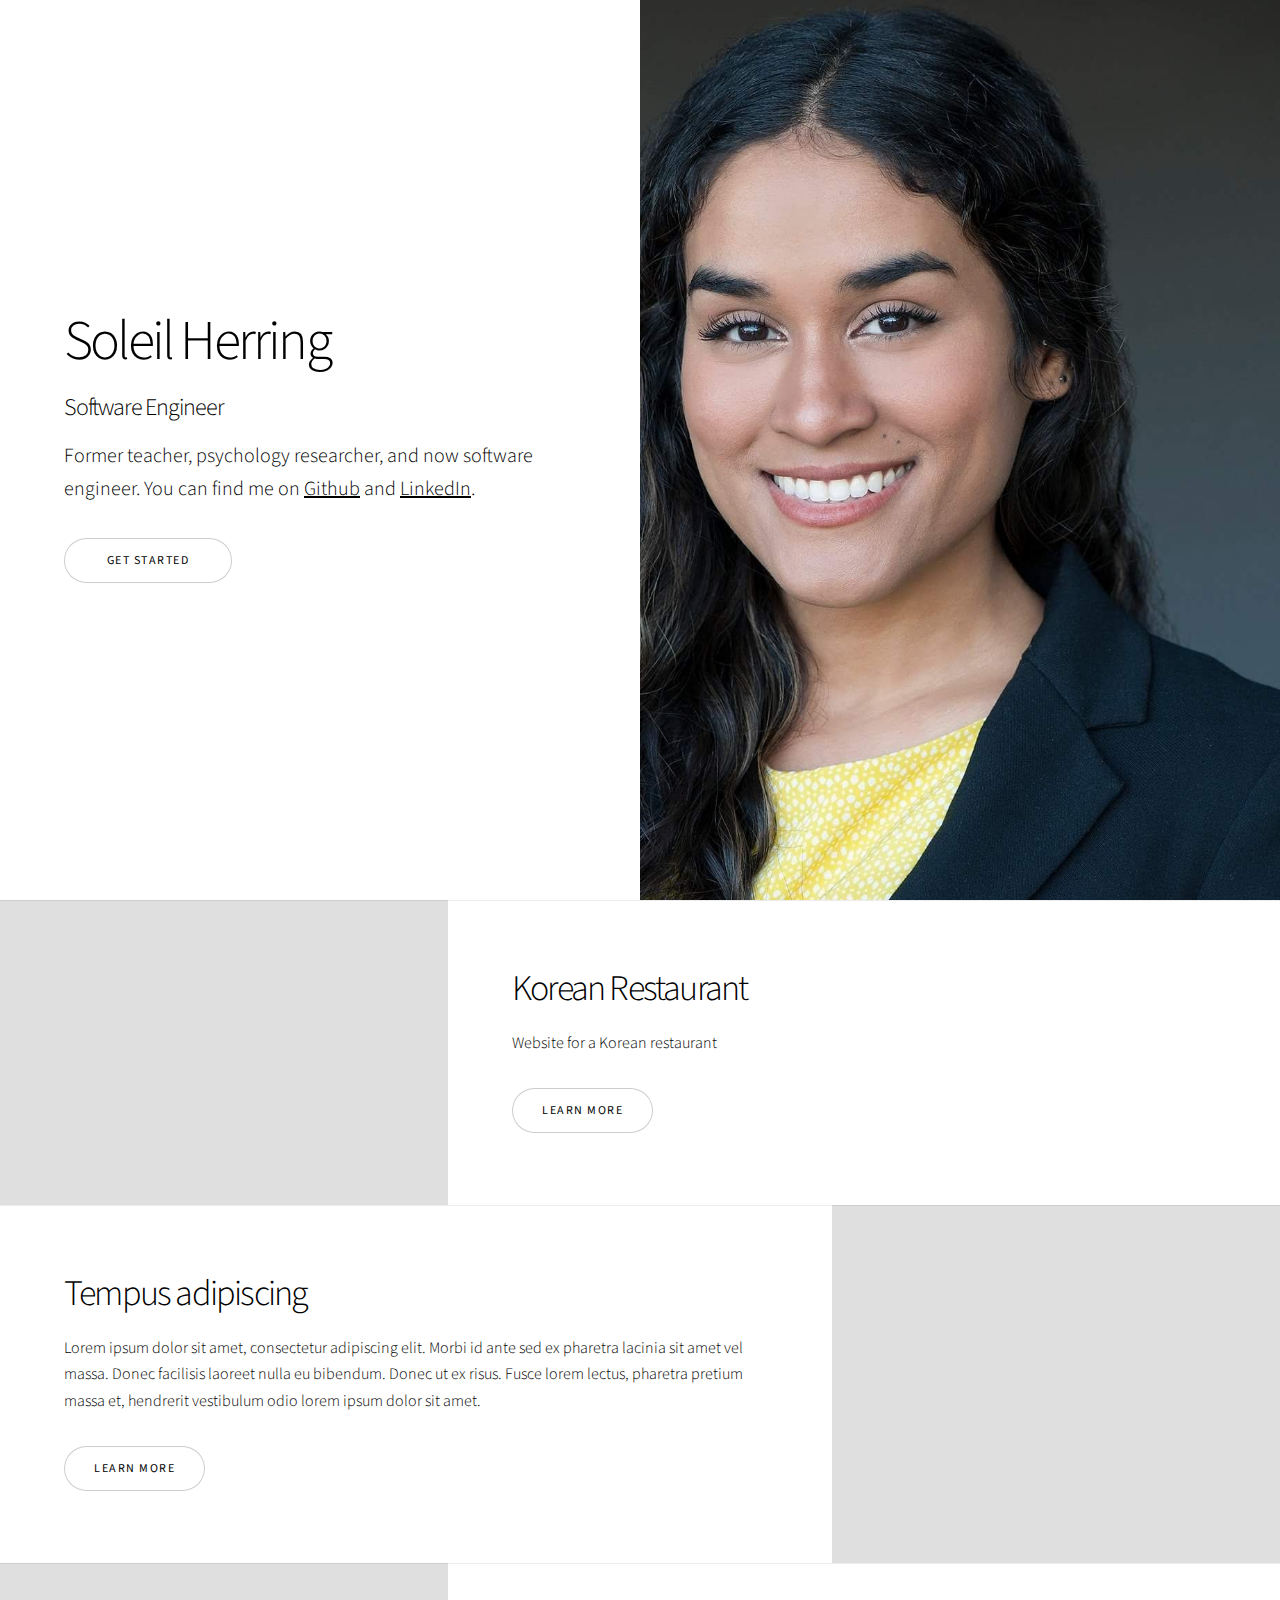
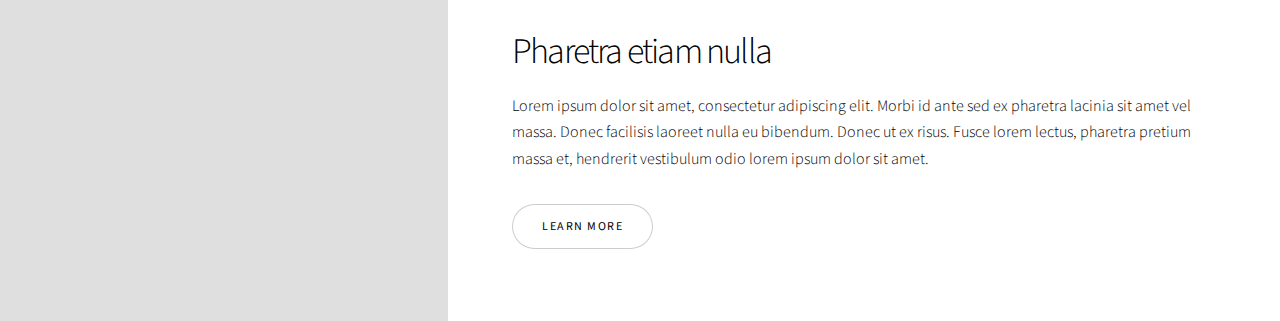
<file: index.html>
<!DOCTYPE HTML>
<!--
	Story by HTML5 UP
	html5up.net | @ajlkn
	Free for personal and commercial use under the CCA 3.0 license (html5up.net/license)
-->
<html>
	<head>
		<title>Story by HTML5 UP</title>
		<meta charset="utf-8" />
		<meta name="viewport" content="width=device-width, initial-scale=1, user-scalable=no" />
		<link rel="stylesheet" href="assets/css/main.css" />
		<noscript><link rel="stylesheet" href="assets/css/noscript.css" /></noscript>
	</head>
	<body class="is-preload">

		<!-- Wrapper -->
			<div id="wrapper" class="divided">

				<!-- One -->
					<section class="banner style1 orient-left content-align-left image-position-right fullscreen onload-image-fade-in onload-content-fade-right">
						<div class="content">
							<h1>Soleil Herring</h1>
							<h3>Software Engineer</h3>
							<p class="major">Former teacher, psychology researcher, and now software engineer. You can find me on <a href="https://github.com/soleilherring">Github</a> and <a href="https://www.linkedin.com/in/soleilherring/">LinkedIn</a>.</p>
							<ul class="actions stacked">
								<li><a href="#first" class="button big wide smooth-scroll-middle">Get Started</a></li>
							</ul>
						</div>
						<div class="image soleil">
							<img src="images/Soleil Herring.JPG" alt="" />
						</div>
					</section>

				<!-- Two -->
					<section class="spotlight style1 orient-right content-align-left image-position-center onscroll-image-fade-in" id="first">
						<div class="content">
							<h2>Korean Restaurant</h2>
							<p>Website for a Korean restaurant</p>
							<ul class="actions stacked">
								<li><a href="https://stellular-figolla-85e068.netlify.app/" class="button">Learn More</a></li>
							</ul>
						</div>
						<div class="image">
							<img src="images/korean-restaurant-screenshot.png" alt="" />
						</div>
					</section>

				<!-- Three -->
					<section class="spotlight style1 orient-left content-align-left image-position-center onscroll-image-fade-in">
						<div class="content">
							<h2>Tempus adipiscing</h2>
							<p>Lorem ipsum dolor sit amet, consectetur adipiscing elit. Morbi id ante sed ex pharetra lacinia sit amet vel massa. Donec facilisis laoreet nulla eu bibendum. Donec ut ex risus. Fusce lorem lectus, pharetra pretium massa et, hendrerit vestibulum odio lorem ipsum dolor sit amet.</p>
							<ul class="actions stacked">
								<li><a href="#" class="button">Learn More</a></li>
							</ul>
						</div>
						<div class="image">
							<img src="images/spotlight02.jpg" alt="" />
						</div>
					</section>

				<!-- Four -->
					<section class="spotlight style1 orient-right content-align-left image-position-center onscroll-image-fade-in">
						<div class="content">
							<h2>Pharetra etiam nulla</h2>
							<p>Lorem ipsum dolor sit amet, consectetur adipiscing elit. Morbi id ante sed ex pharetra lacinia sit amet vel massa. Donec facilisis laoreet nulla eu bibendum. Donec ut ex risus. Fusce lorem lectus, pharetra pretium massa et, hendrerit vestibulum odio lorem ipsum dolor sit amet.</p>
							<ul class="actions stacked">
								<li><a href="#" class="button">Learn More</a></li>
							</ul>
						</div>
						<div class="image">
							<img src="images/spotlight03.jpg" alt="" />
						</div>
					</section>
				
				<!-- Five -->
					<!-- <section class="wrapper style1 align-center">
						<div class="inner">
							<h2>Massa sed condimentum</h2>
							<p>Lorem ipsum dolor sit amet, consectetur adipiscing elit. Morbi id ante sed ex pharetra lacinia sit amet vel massa. Donec facilisis laoreet nulla eu bibendum. Donec ut ex risus. Fusce lorem lectus, pharetra pretium massa et, hendrerit vestibulum odio lorem ipsum.</p>
						</div> -->

						<!-- Gallery -->
							<!-- <div class="gallery style2 medium lightbox onscroll-fade-in">
								<article>
									<a href="images/gallery/fulls/01.jpg" class="image">
										<img src="images/gallery/thumbs/01.jpg" alt="" />
									</a>
									<div class="caption">
										<h3>Ipsum Dolor</h3>
										<p>Lorem ipsum dolor amet, consectetur magna etiam elit. Etiam sed ultrices.</p>
										<ul class="actions fixed">
											<li><span class="button small">Details</span></li>
										</ul>
									</div>
								</article>
								<article>
									<a href="images/gallery/fulls/02.jpg" class="image">
										<img src="images/gallery/thumbs/02.jpg" alt="" />
									</a>
									<div class="caption">
										<h3>Feugiat Lorem</h3>
										<p>Lorem ipsum dolor amet, consectetur magna etiam elit. Etiam sed ultrices.</p>
										<ul class="actions fixed">
											<li><span class="button small">Details</span></li>
										</ul>
									</div>
								</article>
								<article>
									<a href="images/gallery/fulls/03.jpg" class="image">
										<img src="images/gallery/thumbs/03.jpg" alt="" />
									</a>
									<div class="caption">
										<h3>Magna Amet</h3>
										<p>Lorem ipsum dolor amet, consectetur magna etiam elit. Etiam sed ultrices.</p>
										<ul class="actions fixed">
											<li><span class="button small">Details</span></li>
										</ul>
									</div>
								</article>
								<article>
									<a href="images/gallery/fulls/04.jpg" class="image">
										<img src="images/gallery/thumbs/04.jpg" alt="" />
									</a>
									<div class="caption">
										<h3>Sed Tempus</h3>
										<p>Lorem ipsum dolor amet, consectetur magna etiam elit. Etiam sed ultrices.</p>
										<ul class="actions fixed">
											<li><span class="button small">Details</span></li>
										</ul>
									</div>
								</article>
								<article>
									<a href="images/gallery/fulls/05.jpg" class="image">
										<img src="images/gallery/thumbs/05.jpg" alt="" />
									</a>
									<div class="caption">
										<h3>Ultrices Magna</h3>
										<p>Lorem ipsum dolor amet, consectetur magna etiam elit. Etiam sed ultrices.</p>
										<ul class="actions fixed">
											<li><span class="button small">Details</span></li>
										</ul>
									</div>
								</article>
								<article>
									<a href="images/gallery/fulls/06.jpg" class="image">
										<img src="images/gallery/thumbs/06.jpg" alt="" />
									</a>
									<div class="caption">
										<h3>Sed Tempus</h3>
										<p>Lorem ipsum dolor amet, consectetur magna etiam elit. Etiam sed ultrices.</p>
										<ul class="actions fixed">
											<li><span class="button small">Details</span></li>
										</ul>
									</div>
								</article>
								<article>
									<a href="images/gallery/fulls/07.jpg" class="image">
										<img src="images/gallery/thumbs/07.jpg" alt="" />
									</a>
									<div class="caption">
										<h3>Ipsum Lorem</h3>
										<p>Lorem ipsum dolor amet, consectetur magna etiam elit. Etiam sed ultrices.</p>
										<ul class="actions fixed">
											<li><span class="button small">Details</span></li>
										</ul>
									</div>
								</article>
								<article>
									<a href="images/gallery/fulls/08.jpg" class="image">
										<img src="images/gallery/thumbs/08.jpg" alt="" />
									</a>
									<div class="caption">
										<h3>Magna Risus</h3>
										<p>Lorem ipsum dolor amet, consectetur magna etiam elit. Etiam sed ultrices.</p>
										<ul class="actions fixed">
											<li><span class="button small">Details</span></li>
										</ul>
									</div>
								</article>
								<article>
									<a href="images/gallery/fulls/09.jpg" class="image">
										<img src="images/gallery/thumbs/09.jpg" alt="" />
									</a>
									<div class="caption">
										<h3>Tempus Dolor</h3>
										<p>Lorem ipsum dolor amet, consectetur magna etiam elit. Etiam sed ultrices.</p>
										<ul class="actions fixed">
											<li><span class="button small">Details</span></li>
										</ul>
									</div>
								</article>
								<article>
									<a href="images/gallery/fulls/10.jpg" class="image">
										<img src="images/gallery/thumbs/10.jpg" alt="" />
									</a>
									<div class="caption">
										<h3>Sed Etiam</h3>
										<p>Lorem ipsum dolor amet, consectetur magna etiam elit. Etiam sed ultrices.</p>
										<ul class="actions fixed">
											<li><span class="button small">Details</span></li>
										</ul>
									</div>
								</article>
								<article>
									<a href="images/gallery/fulls/11.jpg" class="image">
										<img src="images/gallery/thumbs/11.jpg" alt="" />
									</a>
									<div class="caption">
										<h3>Magna Lorem</h3>
										<p>Lorem ipsum dolor amet, consectetur magna etiam elit. Etiam sed ultrices.</p>
										<ul class="actions fixed">
											<li><span class="button small">Details</span></li>
										</ul>
									</div>
								</article>
								<article>
									<a href="images/gallery/fulls/12.jpg" class="image">
										<img src="images/gallery/thumbs/12.jpg" alt="" />
									</a>
									<div class="caption">
										<h3>Ipsum Dolor</h3>
										<p>Lorem ipsum dolor amet, consectetur magna etiam elit. Etiam sed ultrices.</p>
										<ul class="actions fixed">
											<li><span class="button small">Details</span></li>
										</ul>
									</div>
								</article>
							</div>

					</section> -->

				<!-- Six -->
					<!-- <section class="wrapper style1 align-center">
						<div class="inner">
							<h2>Ipsum sed consequat</h2>
							<p>Lorem ipsum dolor sit amet, consectetur adipiscing elit. Morbi id ante sed ex pharetra lacinia sit amet vel massa. Donec facilisis laoreet nulla eu bibendum. Donec ut ex risus. Fusce lorem lectus, pharetra pretium massa et, hendrerit vestibulum odio lorem ipsum.</p>
							<div class="items style1 medium onscroll-fade-in">
								<section>
									<span class="icon style2 major fa-gem"></span>
									<h3>Lorem</h3>
									<p>Lorem ipsum dolor sit amet, consectetur adipiscing elit. Morbi dui turpis, cursus eget orci amet aliquam congue semper. Etiam eget ultrices risus nec tempor elit.</p>
								</section>
								<section>
									<span class="icon solid style2 major fa-save"></span>
									<h3>Ipsum</h3>
									<p>Lorem ipsum dolor sit amet, consectetur adipiscing elit. Morbi dui turpis, cursus eget orci amet aliquam congue semper. Etiam eget ultrices risus nec tempor elit.</p>
								</section>
								<section>
									<span class="icon solid style2 major fa-chart-bar"></span>
									<h3>Dolor</h3>
									<p>Lorem ipsum dolor sit amet, consectetur adipiscing elit. Morbi dui turpis, cursus eget orci amet aliquam congue semper. Etiam eget ultrices risus nec tempor elit.</p>
								</section>
								<section>
									<span class="icon solid style2 major fa-wifi"></span>
									<h3>Amet</h3>
									<p>Lorem ipsum dolor sit amet, consectetur adipiscing elit. Morbi dui turpis, cursus eget orci amet aliquam congue semper. Etiam eget ultrices risus nec tempor elit.</p>
								</section>
								<section>
									<span class="icon solid style2 major fa-cog"></span>
									<h3>Magna</h3>
									<p>Lorem ipsum dolor sit amet, consectetur adipiscing elit. Morbi dui turpis, cursus eget orci amet aliquam congue semper. Etiam eget ultrices risus nec tempor elit.</p>
								</section>
								<section>
									<span class="icon style2 major fa-paper-plane"></span>
									<h3>Tempus</h3>
									<p>Lorem ipsum dolor sit amet, consectetur adipiscing elit. Morbi dui turpis, cursus eget orci amet aliquam congue semper. Etiam eget ultrices risus nec tempor elit.</p>
								</section>
								<section>
									<span class="icon solid style2 major fa-desktop"></span>
									<h3>Aliquam</h3>
									<p>Lorem ipsum dolor sit amet, consectetur adipiscing elit. Morbi dui turpis, cursus eget orci amet aliquam congue semper. Etiam eget ultrices risus nec tempor elit.</p>
								</section>
								<section>
									<span class="icon solid style2 major fa-sync-alt"></span>
									<h3>Elit</h3>
									<p>Lorem ipsum dolor sit amet, consectetur adipiscing elit. Morbi dui turpis, cursus eget orci amet aliquam congue semper. Etiam eget ultrices risus nec tempor elit.</p>
								</section>
								<section>
									<span class="icon solid style2 major fa-hashtag"></span>
									<h3>Morbi</h3>
									<p>Lorem ipsum dolor sit amet, consectetur adipiscing elit. Morbi dui turpis, cursus eget orci amet aliquam congue semper. Etiam eget ultrices risus nec tempor elit.</p>
								</section>
								<section>
									<span class="icon solid style2 major fa-bolt"></span>
									<h3>Turpis</h3>
									<p>Lorem ipsum dolor sit amet, consectetur adipiscing elit. Morbi dui turpis, cursus eget orci amet aliquam congue semper. Etiam eget ultrices risus nec tempor elit.</p>
								</section>
								<section>
									<span class="icon solid style2 major fa-envelope"></span>
									<h3>Ultrices</h3>
									<p>Lorem ipsum dolor sit amet, consectetur adipiscing elit. Morbi dui turpis, cursus eget orci amet aliquam congue semper. Etiam eget ultrices risus nec tempor elit.</p>
								</section>
								<section>
									<span class="icon solid style2 major fa-leaf"></span>
									<h3>Risus</h3>
									<p>Lorem ipsum dolor sit amet, consectetur adipiscing elit. Morbi dui turpis, cursus eget orci amet aliquam congue semper. Etiam eget ultrices risus nec tempor elit.</p>
								</section>
							</div>
						</div>
					</section> -->

				<!-- Seven -->
					<!-- <section class="wrapper style1 align-center">
						<div class="inner medium">
							<h2>Get in touch</h2>
							<form method="post" action="#">
								<div class="fields">
									<div class="field half">
										<label for="name">Name</label>
										<input type="text" name="name" id="name" value="" />
									</div>
									<div class="field half">
										<label for="email">Email</label>
										<input type="email" name="email" id="email" value="" />
									</div>
									<div class="field">
										<label for="message">Message</label>
										<textarea name="message" id="message" rows="6"></textarea>
									</div>
								</div>
								<ul class="actions special">
									<li><input type="submit" name="submit" id="submit" value="Send Message" /></li>
								</ul>
							</form>

						</div>
					</section> -->

				<!-- Footer -->
					<!-- <footer class="wrapper style1 align-center">
						<div class="inner">
							<ul class="icons">
								<li><a href="#" class="icon brands style2 fa-twitter"><span class="label">Twitter</span></a></li>
								<li><a href="#" class="icon brands style2 fa-facebook-f"><span class="label">Facebook</span></a></li>
								<li><a href="#" class="icon brands style2 fa-instagram"><span class="label">Instagram</span></a></li>
								<li><a href="#" class="icon brands style2 fa-linkedin-in"><span class="label">LinkedIn</span></a></li>
								<li><a href="#" class="icon style2 fa-envelope"><span class="label">Email</span></a></li>
							</ul>
							<p>&copy; Untitled. Design: <a href="https://html5up.net">HTML5 UP</a>.</p>
						</div>
					</footer>

			</div> -->

		<!-- Scripts -->
			<script src="assets/js/jquery.min.js"></script>
			<script src="assets/js/jquery.scrollex.min.js"></script>
			<script src="assets/js/jquery.scrolly.min.js"></script>
			<script src="assets/js/browser.min.js"></script>
			<script src="assets/js/breakpoints.min.js"></script>
			<script src="assets/js/util.js"></script>
			<script src="assets/js/main.js"></script>

	</body>
</html>
</file>
<file: assets/css/noscript.css>
/*
	Story by HTML5 UP
	html5up.net | @ajlkn
	Free for personal and commercial use under the CCA 3.0 license (html5up.net/license)
*/

/* Banner (transitions) */

	.banner.onload-content-fade-up .content {
		-moz-transition: none;
		-webkit-transition: none;
		-ms-transition: none;
		transition: none;
	}

	body.is-preload .banner.onload-content-fade-up .content {
		-moz-transform: none;
		-webkit-transform: none;
		-ms-transform: none;
		transform: none;
		opacity: 1;
	}

	.banner.onload-content-fade-down .content {
		-moz-transition: none;
		-webkit-transition: none;
		-ms-transition: none;
		transition: none;
	}

	body.is-preload .banner.onload-content-fade-down .content {
		-moz-transform: none;
		-webkit-transform: none;
		-ms-transform: none;
		transform: none;
		opacity: 1;
	}

	.banner.onload-content-fade-left .content {
		-moz-transition: none;
		-webkit-transition: none;
		-ms-transition: none;
		transition: none;
	}

	body.is-preload .banner.onload-content-fade-left .content {
		-moz-transform: none;
		-webkit-transform: none;
		-ms-transform: none;
		transform: none;
		opacity: 1;
	}

	.banner.onload-content-fade-right .content {
		-moz-transition: none;
		-webkit-transition: none;
		-ms-transition: none;
		transition: none;
	}

	body.is-preload .banner.onload-content-fade-right .content {
		-moz-transform: none;
		-webkit-transform: none;
		-ms-transform: none;
		transform: none;
		opacity: 1;
	}

	.banner.onload-content-fade-in .content {
		-moz-transition: none;
		-webkit-transition: none;
		-ms-transition: none;
		transition: none;
	}

	body.is-preload .banner.onload-content-fade-in .content {
		-moz-transform: none;
		-webkit-transform: none;
		-ms-transform: none;
		transform: none;
		opacity: 1;
	}

	.banner.onload-image-fade-up .image {
		-moz-transition: none;
		-webkit-transition: none;
		-ms-transition: none;
		transition: none;
	}

		.banner.onload-image-fade-up .image img {
			-moz-transition: none;
			-webkit-transition: none;
			-ms-transition: none;
			transition: none;
		}

	body.is-preload .banner.onload-image-fade-up .image {
		-moz-transform: none;
		-webkit-transform: none;
		-ms-transform: none;
		transform: none;
		opacity: 1;
	}

		body.is-preload .banner.onload-image-fade-up .image img {
			opacity: 1;
		}

	.banner.onload-image-fade-down .image {
		-moz-transition: none;
		-webkit-transition: none;
		-ms-transition: none;
		transition: none;
	}

		.banner.onload-image-fade-down .image img {
			-moz-transition: none;
			-webkit-transition: none;
			-ms-transition: none;
			transition: none;
		}

	body.is-preload .banner.onload-image-fade-down .image {
		-moz-transform: none;
		-webkit-transform: none;
		-ms-transform: none;
		transform: none;
		opacity: 1;
	}

		body.is-preload .banner.onload-image-fade-down .image img {
			opacity: 1;
		}

	.banner.onload-image-fade-left .image {
		-moz-transition: none;
		-webkit-transition: none;
		-ms-transition: none;
		transition: none;
	}

		.banner.onload-image-fade-left .image img {
			-moz-transition: none;
			-webkit-transition: none;
			-ms-transition: none;
			transition: none;
		}

	body.is-preload .banner.onload-image-fade-left .image {
		-moz-transform: none;
		-webkit-transform: none;
		-ms-transform: none;
		transform: none;
		opacity: 1;
	}

		body.is-preload .banner.onload-image-fade-left .image img {
			opacity: 1;
		}

	.banner.onload-image-fade-right .image {
		-moz-transition: none;
		-webkit-transition: none;
		-ms-transition: none;
		transition: none;
	}

		.banner.onload-image-fade-right .image img {
			-moz-transition: none;
			-webkit-transition: none;
			-ms-transition: none;
			transition: none;
		}

	body.is-preload .banner.onload-image-fade-right .image {
		-moz-transform: none;
		-webkit-transform: none;
		-ms-transform: none;
		transform: none;
		opacity: 1;
	}

		body.is-preload .banner.onload-image-fade-right .image img {
			opacity: 1;
		}

	.banner.onload-image-fade-in .image img {
		-moz-transition: none;
		-webkit-transition: none;
		-ms-transition: none;
		transition: none;
	}

	body.is-preload .banner.onload-image-fade-in .image img {
		opacity: 1;
	}

	.banner.onscroll-content-fade-up .content {
		-moz-transition: none;
		-webkit-transition: none;
		-ms-transition: none;
		transition: none;
	}

	.banner.onscroll-content-fade-up.is-inactive .content {
		-moz-transform: none;
		-webkit-transform: none;
		-ms-transform: none;
		transform: none;
		opacity: 1;
	}

	.banner.onscroll-content-fade-down .content {
		-moz-transition: none;
		-webkit-transition: none;
		-ms-transition: none;
		transition: none;
	}

	.banner.onscroll-content-fade-down.is-inactive .content {
		-moz-transform: none;
		-webkit-transform: none;
		-ms-transform: none;
		transform: none;
		opacity: 1;
	}

	.banner.onscroll-content-fade-left .content {
		-moz-transition: none;
		-webkit-transition: none;
		-ms-transition: none;
		transition: none;
	}

	.banner.onscroll-content-fade-left.is-inactive .content {
		-moz-transform: none;
		-webkit-transform: none;
		-ms-transform: none;
		transform: none;
		opacity: 1;
	}

	.banner.onscroll-content-fade-right .content {
		-moz-transition: none;
		-webkit-transition: none;
		-ms-transition: none;
		transition: none;
	}

	.banner.onscroll-content-fade-right.is-inactive .content {
		-moz-transform: none;
		-webkit-transform: none;
		-ms-transform: none;
		transform: none;
		opacity: 1;
	}

	.banner.onscroll-content-fade-in .content {
		-moz-transition: none;
		-webkit-transition: none;
		-ms-transition: none;
		transition: none;
	}

	.banner.onscroll-content-fade-in.is-inactive .content {
		-moz-transform: none;
		-webkit-transform: none;
		-ms-transform: none;
		transform: none;
		opacity: 1;
	}

	.banner.onscroll-image-fade-up .image {
		-moz-transition: none;
		-webkit-transition: none;
		-ms-transition: none;
		transition: none;
	}

		.banner.onscroll-image-fade-up .image img {
			-moz-transition: none;
			-webkit-transition: none;
			-ms-transition: none;
			transition: none;
		}

	.banner.onscroll-image-fade-up.is-inactive .image {
		-moz-transform: none;
		-webkit-transform: none;
		-ms-transform: none;
		transform: none;
		opacity: 1;
	}

		.banner.onscroll-image-fade-up.is-inactive .image img {
			opacity: 1;
		}

	.banner.onscroll-image-fade-down .image {
		-moz-transition: none;
		-webkit-transition: none;
		-ms-transition: none;
		transition: none;
	}

		.banner.onscroll-image-fade-down .image img {
			-moz-transition: none;
			-webkit-transition: none;
			-ms-transition: none;
			transition: none;
		}

	.banner.onscroll-image-fade-down.is-inactive .image {
		-moz-transform: none;
		-webkit-transform: none;
		-ms-transform: none;
		transform: none;
		opacity: 1;
	}

		.banner.onscroll-image-fade-down.is-inactive .image img {
			opacity: 1;
		}

	.banner.onscroll-image-fade-left .image {
		-moz-transition: none;
		-webkit-transition: none;
		-ms-transition: none;
		transition: none;
	}

		.banner.onscroll-image-fade-left .image img {
			-moz-transition: none;
			-webkit-transition: none;
			-ms-transition: none;
			transition: none;
		}

	.banner.onscroll-image-fade-left.is-inactive .image {
		-moz-transform: none;
		-webkit-transform: none;
		-ms-transform: none;
		transform: none;
		opacity: 1;
	}

		.banner.onscroll-image-fade-left.is-inactive .image img {
			opacity: 1;
		}

	.banner.onscroll-image-fade-right .image {
		-moz-transition: none;
		-webkit-transition: none;
		-ms-transition: none;
		transition: none;
	}

		.banner.onscroll-image-fade-right .image img {
			-moz-transition: none;
			-webkit-transition: none;
			-ms-transition: none;
			transition: none;
		}

	.banner.onscroll-image-fade-right.is-inactive .image {
		-moz-transform: none;
		-webkit-transform: none;
		-ms-transform: none;
		transform: none;
		opacity: 1;
	}

		.banner.onscroll-image-fade-right.is-inactive .image img {
			opacity: 1;
		}

	.banner.onscroll-image-fade-in .image img {
		-moz-transition: none;
		-webkit-transition: none;
		-ms-transition: none;
		transition: none;
	}

	.banner.onscroll-image-fade-in.is-inactive .image img {
		opacity: 1;
	}
</file>
<file: assets/css/main.css>
@import url(fontawesome-all.min.css);
@import url("https://fonts.googleapis.com/css?family=Source+Sans+Pro:300,300i,400,400i");

/*
	Story by HTML5 UP
	html5up.net | @ajlkn
	Free for personal and commercial use under the CCA 3.0 license (html5up.net/license)
*/

html, body, div, span, applet, object,
iframe, h1, h2, h3, h4, h5, h6, p, blockquote,
pre, a, abbr, acronym, address, big, cite,
code, del, dfn, em, img, ins, kbd, q, s, samp,
small, strike, strong, sub, sup, tt, var, b,
u, i, center, dl, dt, dd, ol, ul, li, fieldset,
form, label, legend, table, caption, tbody,
tfoot, thead, tr, th, td, article, aside,
canvas, details, embed, figure, figcaption,
footer, header, hgroup, menu, nav, output, ruby,
section, summary, time, mark, audio, video {
	margin: 0;
	padding: 0;
	border: 0;
	font-size: 100%;
	font: inherit;
	vertical-align: baseline;}

article, aside, details, figcaption, figure,
footer, header, hgroup, menu, nav, section {
	display: block;}

body {
	line-height: 1;
}

ol, ul {
	list-style: none;
}

blockquote, q {
	quotes: none;
}

	blockquote:before, blockquote:after, q:before, q:after {
		content: '';
		content: none;
	}

table {
	border-collapse: collapse;
	border-spacing: 0;
}

body {
	-webkit-text-size-adjust: none;
}

mark {
	background-color: transparent;
	color: inherit;
}

input::-moz-focus-inner {
	border: 0;
	padding: 0;
}

input, select, textarea {
	-moz-appearance: none;
	-webkit-appearance: none;
	-ms-appearance: none;
	appearance: none;
}

/* Basic */

	@-ms-viewport {
		width: device-width;
	}

	body {
		-ms-overflow-style: scrollbar;
	}

	@media screen and (max-width: 480px) {

		html, body {
			min-width: 320px;
		}

	}

	html {
		box-sizing: border-box;
	}

	*, *:before, *:after {
		box-sizing: inherit;
	}

	body {
		background: #ffffff;
	}

		body.is-preload *, body.is-preload *:before, body.is-preload *:after {
			-moz-animation: none !important;
			-webkit-animation: none !important;
			-ms-animation: none !important;
			animation: none !important;
			-moz-transition: none !important;
			-webkit-transition: none !important;
			-ms-transition: none !important;
			transition: none !important;
		}

/* Type */

	html {
		font-size: 18pt;
	}

		@media screen and (max-width: 1680px) {

			html {
				font-size: 14pt;
			}

		}

		@media screen and (max-width: 1280px) {

			html {
				font-size: 12pt;
			}

		}

		@media screen and (max-width: 736px) {

			html {
				font-size: 11pt;
			}

		}

		@media screen and (max-width: 360px) {

			html {
				font-size: 10pt;
			}

		}

	body {
		background-color: #ffffff;
		color: #000000;
	}

	body, input, select, textarea {
		font-family: "Source Sans Pro", Helvetica, sans-serif;
		font-size: 1rem;
		font-weight: 300;
		line-height: 1.65;
	}

	a {
		-moz-transition: color 0.2s ease-in-out;
		-webkit-transition: color 0.2s ease-in-out;
		-ms-transition: color 0.2s ease-in-out;
		transition: color 0.2s ease-in-out;
		text-decoration: underline;
	}

		a:hover {
			text-decoration: none;
		}

	strong, b {
		font-weight: 400;
	}

	em, i {
		font-style: italic;
	}

	p {
		margin: 0 0 2rem 0;
	}

		p.major {
			font-size: 1.25rem;
		}

	h1, h2, h3, h4, h5, h6 {
		font-weight: 300;
		line-height: 1.375;
		letter-spacing: -0.05em;
		margin: 0 0 1rem 0;
	}

		h1 a, h2 a, h3 a, h4 a, h5 a, h6 a {
			color: inherit;
			text-decoration: none;
		}

	h1 {
		font-size: 3.5rem;
		line-height: 1.2;
	}

	h2 {
		font-size: 2.25rem;
	}

	h3 {
		font-size: 1.5rem;
	}

	h4 {
		font-size: 1.1rem;
	}

	h5 {
		font-size: 0.9rem;
	}

	h6 {
		font-size: 0.7rem;
	}

	sub {
		font-size: 0.8rem;
		position: relative;
		top: 0.5rem;
	}

	sup {
		font-size: 0.8rem;
		position: relative;
		top: -0.5rem;
	}

	blockquote {
		border-left: solid 4px;
		font-style: italic;
		margin: 0 0 2rem 0;
		padding: 0.5rem 0 0.5rem 2rem;
	}

	code {
		border-radius: 4px;
		font-family: "Courier New", monospace;
		font-size: 0.9em;
		margin: 0 0.25rem;
		padding: 0.25rem 0.325rem;
	}

	pre {
		-webkit-overflow-scrolling: touch;
		font-family: "Courier New", monospace;
		font-size: 0.9em;
		margin: 0 0 2rem 0;
	}

		pre code {
			display: block;
			line-height: 1.5;
			padding: 0.75rem 1rem;
			overflow-x: auto;
		}

	hr {
		border: 0;
		border-bottom: solid 1px;
		margin: 2.5rem 0;
	}

		hr.major {
			margin: 3.5rem 0;
		}

	.align-left {
		text-align: left;
	}

	.align-center {
		text-align: center;
	}

	.align-right {
		text-align: right;
	}

	@media screen and (max-width: 736px) {

		p.major {
			font-size: 1.1rem;
		}

		h1 {
			font-size: 2.5rem;
		}

		h2 {
			font-size: 2rem;
		}

		h3 {
			font-size: 1.25rem;
		}

		h4 {
			font-size: 1rem;
		}

	}

	input, select, textarea {
		color: #000000;
	}

	a {
		color: #000000;
	}

		a:hover {
			color: #47D3E5;
		}

	strong, b {
		color: #000000;
	}

	h1, h2, h3, h4, h5, h6 {
		color: #000000;
	}

	blockquote {
		border-left-color: rgba(0, 0, 0, 0.2);
	}

	code {
		background: rgba(0, 0, 0, 0.05);
		border-color: rgba(0, 0, 0, 0.2);
	}

	hr {
		border-bottom-color: rgba(0, 0, 0, 0.2);
	}

/* Row */

	.row {
		display: flex;
		flex-wrap: wrap;
		box-sizing: border-box;
		align-items: stretch;
	}

		.row > * {
			box-sizing: border-box;
		}

		.row.gtr-uniform > * > :last-child {
			margin-bottom: 0;
		}

		.row.aln-left {
			justify-content: flex-start;
		}

		.row.aln-center {
			justify-content: center;
		}

		.row.aln-right {
			justify-content: flex-end;
		}

		.row.aln-top {
			align-items: flex-start;
		}

		.row.aln-middle {
			align-items: center;
		}

		.row.aln-bottom {
			align-items: flex-end;
		}

		.row > .imp {
			order: -1;
		}

		.row > .col-1 {
			width: 8.33333%;
		}

		.row > .off-1 {
			margin-left: 8.33333%;
		}

		.row > .col-2 {
			width: 16.66667%;
		}

		.row > .off-2 {
			margin-left: 16.66667%;
		}

		.row > .col-3 {
			width: 25%;
		}

		.row > .off-3 {
			margin-left: 25%;
		}

		.row > .col-4 {
			width: 33.33333%;
		}

		.row > .off-4 {
			margin-left: 33.33333%;
		}

		.row > .col-5 {
			width: 41.66667%;
		}

		.row > .off-5 {
			margin-left: 41.66667%;
		}

		.row > .col-6 {
			width: 50%;
		}

		.row > .off-6 {
			margin-left: 50%;
		}

		.row > .col-7 {
			width: 58.33333%;
		}

		.row > .off-7 {
			margin-left: 58.33333%;
		}

		.row > .col-8 {
			width: 66.66667%;
		}

		.row > .off-8 {
			margin-left: 66.66667%;
		}

		.row > .col-9 {
			width: 75%;
		}

		.row > .off-9 {
			margin-left: 75%;
		}

		.row > .col-10 {
			width: 83.33333%;
		}

		.row > .off-10 {
			margin-left: 83.33333%;
		}

		.row > .col-11 {
			width: 91.66667%;
		}

		.row > .off-11 {
			margin-left: 91.66667%;
		}

		.row > .col-12 {
			width: 100%;
		}

		.row > .off-12 {
			margin-left: 100%;
		}

		.row.gtr-0 {
			margin-top: 0;
			margin-left: 0rem;
		}

			.row.gtr-0 > * {
				padding: 0 0 0 0rem;
			}

			.row.gtr-0.gtr-uniform {
				margin-top: 0rem;
			}

				.row.gtr-0.gtr-uniform > * {
					padding-top: 0rem;
				}

		.row.gtr-25 {
			margin-top: 0;
			margin-left: -0.5rem;
		}

			.row.gtr-25 > * {
				padding: 0 0 0 0.5rem;
			}

			.row.gtr-25.gtr-uniform {
				margin-top: -0.5rem;
			}

				.row.gtr-25.gtr-uniform > * {
					padding-top: 0.5rem;
				}

		.row.gtr-50 {
			margin-top: 0;
			margin-left: -1rem;
		}

			.row.gtr-50 > * {
				padding: 0 0 0 1rem;
			}

			.row.gtr-50.gtr-uniform {
				margin-top: -1rem;
			}

				.row.gtr-50.gtr-uniform > * {
					padding-top: 1rem;
				}

		.row {
			margin-top: 0;
			margin-left: -2rem;
		}

			.row > * {
				padding: 0 0 0 2rem;
			}

			.row.gtr-uniform {
				margin-top: -2rem;
			}

				.row.gtr-uniform > * {
					padding-top: 2rem;
				}

		.row.gtr-150 {
			margin-top: 0;
			margin-left: -3rem;
		}

			.row.gtr-150 > * {
				padding: 0 0 0 3rem;
			}

			.row.gtr-150.gtr-uniform {
				margin-top: -3rem;
			}

				.row.gtr-150.gtr-uniform > * {
					padding-top: 3rem;
				}

		.row.gtr-200 {
			margin-top: 0;
			margin-left: -4rem;
		}

			.row.gtr-200 > * {
				padding: 0 0 0 4rem;
			}

			.row.gtr-200.gtr-uniform {
				margin-top: -4rem;
			}

				.row.gtr-200.gtr-uniform > * {
					padding-top: 4rem;
				}

		@media screen and (max-width: 1680px) {

			.row {
				display: flex;
				flex-wrap: wrap;
				box-sizing: border-box;
				align-items: stretch;
			}

				.row > * {
					box-sizing: border-box;
				}

				.row.gtr-uniform > * > :last-child {
					margin-bottom: 0;
				}

				.row.aln-left {
					justify-content: flex-start;
				}

				.row.aln-center {
					justify-content: center;
				}

				.row.aln-right {
					justify-content: flex-end;
				}

				.row.aln-top {
					align-items: flex-start;
				}

				.row.aln-middle {
					align-items: center;
				}

				.row.aln-bottom {
					align-items: flex-end;
				}

				.row > .imp-xlarge {
					order: -1;
				}

				.row > .col-1-xlarge {
					width: 8.33333%;
				}

				.row > .off-1-xlarge {
					margin-left: 8.33333%;
				}

				.row > .col-2-xlarge {
					width: 16.66667%;
				}

				.row > .off-2-xlarge {
					margin-left: 16.66667%;
				}

				.row > .col-3-xlarge {
					width: 25%;
				}

				.row > .off-3-xlarge {
					margin-left: 25%;
				}

				.row > .col-4-xlarge {
					width: 33.33333%;
				}

				.row > .off-4-xlarge {
					margin-left: 33.33333%;
				}

				.row > .col-5-xlarge {
					width: 41.66667%;
				}

				.row > .off-5-xlarge {
					margin-left: 41.66667%;
				}

				.row > .col-6-xlarge {
					width: 50%;
				}

				.row > .off-6-xlarge {
					margin-left: 50%;
				}

				.row > .col-7-xlarge {
					width: 58.33333%;
				}

				.row > .off-7-xlarge {
					margin-left: 58.33333%;
				}

				.row > .col-8-xlarge {
					width: 66.66667%;
				}

				.row > .off-8-xlarge {
					margin-left: 66.66667%;
				}

				.row > .col-9-xlarge {
					width: 75%;
				}

				.row > .off-9-xlarge {
					margin-left: 75%;
				}

				.row > .col-10-xlarge {
					width: 83.33333%;
				}

				.row > .off-10-xlarge {
					margin-left: 83.33333%;
				}

				.row > .col-11-xlarge {
					width: 91.66667%;
				}

				.row > .off-11-xlarge {
					margin-left: 91.66667%;
				}

				.row > .col-12-xlarge {
					width: 100%;
				}

				.row > .off-12-xlarge {
					margin-left: 100%;
				}

				.row.gtr-0 {
					margin-top: 0;
					margin-left: 0rem;
				}

					.row.gtr-0 > * {
						padding: 0 0 0 0rem;
					}

					.row.gtr-0.gtr-uniform {
						margin-top: 0rem;
					}

						.row.gtr-0.gtr-uniform > * {
							padding-top: 0rem;
						}

				.row.gtr-25 {
					margin-top: 0;
					margin-left: -0.5rem;
				}

					.row.gtr-25 > * {
						padding: 0 0 0 0.5rem;
					}

					.row.gtr-25.gtr-uniform {
						margin-top: -0.5rem;
					}

						.row.gtr-25.gtr-uniform > * {
							padding-top: 0.5rem;
						}

				.row.gtr-50 {
					margin-top: 0;
					margin-left: -1rem;
				}

					.row.gtr-50 > * {
						padding: 0 0 0 1rem;
					}

					.row.gtr-50.gtr-uniform {
						margin-top: -1rem;
					}

						.row.gtr-50.gtr-uniform > * {
							padding-top: 1rem;
						}

				.row {
					margin-top: 0;
					margin-left: -2rem;
				}

					.row > * {
						padding: 0 0 0 2rem;
					}

					.row.gtr-uniform {
						margin-top: -2rem;
					}

						.row.gtr-uniform > * {
							padding-top: 2rem;
						}

				.row.gtr-150 {
					margin-top: 0;
					margin-left: -3rem;
				}

					.row.gtr-150 > * {
						padding: 0 0 0 3rem;
					}

					.row.gtr-150.gtr-uniform {
						margin-top: -3rem;
					}

						.row.gtr-150.gtr-uniform > * {
							padding-top: 3rem;
						}

				.row.gtr-200 {
					margin-top: 0;
					margin-left: -4rem;
				}

					.row.gtr-200 > * {
						padding: 0 0 0 4rem;
					}

					.row.gtr-200.gtr-uniform {
						margin-top: -4rem;
					}

						.row.gtr-200.gtr-uniform > * {
							padding-top: 4rem;
						}

		}

		@media screen and (max-width: 1280px) {

			.row {
				display: flex;
				flex-wrap: wrap;
				box-sizing: border-box;
				align-items: stretch;
			}

				.row > * {
					box-sizing: border-box;
				}

				.row.gtr-uniform > * > :last-child {
					margin-bottom: 0;
				}

				.row.aln-left {
					justify-content: flex-start;
				}

				.row.aln-center {
					justify-content: center;
				}

				.row.aln-right {
					justify-content: flex-end;
				}

				.row.aln-top {
					align-items: flex-start;
				}

				.row.aln-middle {
					align-items: center;
				}

				.row.aln-bottom {
					align-items: flex-end;
				}

				.row > .imp-large {
					order: -1;
				}

				.row > .col-1-large {
					width: 8.33333%;
				}

				.row > .off-1-large {
					margin-left: 8.33333%;
				}

				.row > .col-2-large {
					width: 16.66667%;
				}

				.row > .off-2-large {
					margin-left: 16.66667%;
				}

				.row > .col-3-large {
					width: 25%;
				}

				.row > .off-3-large {
					margin-left: 25%;
				}

				.row > .col-4-large {
					width: 33.33333%;
				}

				.row > .off-4-large {
					margin-left: 33.33333%;
				}

				.row > .col-5-large {
					width: 41.66667%;
				}

				.row > .off-5-large {
					margin-left: 41.66667%;
				}

				.row > .col-6-large {
					width: 50%;
				}

				.row > .off-6-large {
					margin-left: 50%;
				}

				.row > .col-7-large {
					width: 58.33333%;
				}

				.row > .off-7-large {
					margin-left: 58.33333%;
				}

				.row > .col-8-large {
					width: 66.66667%;
				}

				.row > .off-8-large {
					margin-left: 66.66667%;
				}

				.row > .col-9-large {
					width: 75%;
				}

				.row > .off-9-large {
					margin-left: 75%;
				}

				.row > .col-10-large {
					width: 83.33333%;
				}

				.row > .off-10-large {
					margin-left: 83.33333%;
				}

				.row > .col-11-large {
					width: 91.66667%;
				}

				.row > .off-11-large {
					margin-left: 91.66667%;
				}

				.row > .col-12-large {
					width: 100%;
				}

				.row > .off-12-large {
					margin-left: 100%;
				}

				.row.gtr-0 {
					margin-top: 0;
					margin-left: 0rem;
				}

					.row.gtr-0 > * {
						padding: 0 0 0 0rem;
					}

					.row.gtr-0.gtr-uniform {
						margin-top: 0rem;
					}

						.row.gtr-0.gtr-uniform > * {
							padding-top: 0rem;
						}

				.row.gtr-25 {
					margin-top: 0;
					margin-left: -0.5rem;
				}

					.row.gtr-25 > * {
						padding: 0 0 0 0.5rem;
					}

					.row.gtr-25.gtr-uniform {
						margin-top: -0.5rem;
					}

						.row.gtr-25.gtr-uniform > * {
							padding-top: 0.5rem;
						}

				.row.gtr-50 {
					margin-top: 0;
					margin-left: -1rem;
				}

					.row.gtr-50 > * {
						padding: 0 0 0 1rem;
					}

					.row.gtr-50.gtr-uniform {
						margin-top: -1rem;
					}

						.row.gtr-50.gtr-uniform > * {
							padding-top: 1rem;
						}

				.row {
					margin-top: 0;
					margin-left: -2rem;
				}

					.row > * {
						padding: 0 0 0 2rem;
					}

					.row.gtr-uniform {
						margin-top: -2rem;
					}

						.row.gtr-uniform > * {
							padding-top: 2rem;
						}

				.row.gtr-150 {
					margin-top: 0;
					margin-left: -3rem;
				}

					.row.gtr-150 > * {
						padding: 0 0 0 3rem;
					}

					.row.gtr-150.gtr-uniform {
						margin-top: -3rem;
					}

						.row.gtr-150.gtr-uniform > * {
							padding-top: 3rem;
						}

				.row.gtr-200 {
					margin-top: 0;
					margin-left: -4rem;
				}

					.row.gtr-200 > * {
						padding: 0 0 0 4rem;
					}

					.row.gtr-200.gtr-uniform {
						margin-top: -4rem;
					}

						.row.gtr-200.gtr-uniform > * {
							padding-top: 4rem;
						}

		}

		@media screen and (max-width: 980px) {

			.row {
				display: flex;
				flex-wrap: wrap;
				box-sizing: border-box;
				align-items: stretch;
			}

				.row > * {
					box-sizing: border-box;
				}

				.row.gtr-uniform > * > :last-child {
					margin-bottom: 0;
				}

				.row.aln-left {
					justify-content: flex-start;
				}

				.row.aln-center {
					justify-content: center;
				}

				.row.aln-right {
					justify-content: flex-end;
				}

				.row.aln-top {
					align-items: flex-start;
				}

				.row.aln-middle {
					align-items: center;
				}

				.row.aln-bottom {
					align-items: flex-end;
				}

				.row > .imp-medium {
					order: -1;
				}

				.row > .col-1-medium {
					width: 8.33333%;
				}

				.row > .off-1-medium {
					margin-left: 8.33333%;
				}

				.row > .col-2-medium {
					width: 16.66667%;
				}

				.row > .off-2-medium {
					margin-left: 16.66667%;
				}

				.row > .col-3-medium {
					width: 25%;
				}

				.row > .off-3-medium {
					margin-left: 25%;
				}

				.row > .col-4-medium {
					width: 33.33333%;
				}

				.row > .off-4-medium {
					margin-left: 33.33333%;
				}

				.row > .col-5-medium {
					width: 41.66667%;
				}

				.row > .off-5-medium {
					margin-left: 41.66667%;
				}

				.row > .col-6-medium {
					width: 50%;
				}

				.row > .off-6-medium {
					margin-left: 50%;
				}

				.row > .col-7-medium {
					width: 58.33333%;
				}

				.row > .off-7-medium {
					margin-left: 58.33333%;
				}

				.row > .col-8-medium {
					width: 66.66667%;
				}

				.row > .off-8-medium {
					margin-left: 66.66667%;
				}

				.row > .col-9-medium {
					width: 75%;
				}

				.row > .off-9-medium {
					margin-left: 75%;
				}

				.row > .col-10-medium {
					width: 83.33333%;
				}

				.row > .off-10-medium {
					margin-left: 83.33333%;
				}

				.row > .col-11-medium {
					width: 91.66667%;
				}

				.row > .off-11-medium {
					margin-left: 91.66667%;
				}

				.row > .col-12-medium {
					width: 100%;
				}

				.row > .off-12-medium {
					margin-left: 100%;
				}

				.row.gtr-0 {
					margin-top: 0;
					margin-left: 0rem;
				}

					.row.gtr-0 > * {
						padding: 0 0 0 0rem;
					}

					.row.gtr-0.gtr-uniform {
						margin-top: 0rem;
					}

						.row.gtr-0.gtr-uniform > * {
							padding-top: 0rem;
						}

				.row.gtr-25 {
					margin-top: 0;
					margin-left: -0.5rem;
				}

					.row.gtr-25 > * {
						padding: 0 0 0 0.5rem;
					}

					.row.gtr-25.gtr-uniform {
						margin-top: -0.5rem;
					}

						.row.gtr-25.gtr-uniform > * {
							padding-top: 0.5rem;
						}

				.row.gtr-50 {
					margin-top: 0;
					margin-left: -1rem;
				}

					.row.gtr-50 > * {
						padding: 0 0 0 1rem;
					}

					.row.gtr-50.gtr-uniform {
						margin-top: -1rem;
					}

						.row.gtr-50.gtr-uniform > * {
							padding-top: 1rem;
						}

				.row {
					margin-top: 0;
					margin-left: -2rem;
				}

					.row > * {
						padding: 0 0 0 2rem;
					}

					.row.gtr-uniform {
						margin-top: -2rem;
					}

						.row.gtr-uniform > * {
							padding-top: 2rem;
						}

				.row.gtr-150 {
					margin-top: 0;
					margin-left: -3rem;
				}

					.row.gtr-150 > * {
						padding: 0 0 0 3rem;
					}

					.row.gtr-150.gtr-uniform {
						margin-top: -3rem;
					}

						.row.gtr-150.gtr-uniform > * {
							padding-top: 3rem;
						}

				.row.gtr-200 {
					margin-top: 0;
					margin-left: -4rem;
				}

					.row.gtr-200 > * {
						padding: 0 0 0 4rem;
					}

					.row.gtr-200.gtr-uniform {
						margin-top: -4rem;
					}

						.row.gtr-200.gtr-uniform > * {
							padding-top: 4rem;
						}

		}

		@media screen and (max-width: 736px) {

			.row {
				display: flex;
				flex-wrap: wrap;
				box-sizing: border-box;
				align-items: stretch;
			}

				.row > * {
					box-sizing: border-box;
				}

				.row.gtr-uniform > * > :last-child {
					margin-bottom: 0;
				}

				.row.aln-left {
					justify-content: flex-start;
				}

				.row.aln-center {
					justify-content: center;
				}

				.row.aln-right {
					justify-content: flex-end;
				}

				.row.aln-top {
					align-items: flex-start;
				}

				.row.aln-middle {
					align-items: center;
				}

				.row.aln-bottom {
					align-items: flex-end;
				}

				.row > .imp-small {
					order: -1;
				}

				.row > .col-1-small {
					width: 8.33333%;
				}

				.row > .off-1-small {
					margin-left: 8.33333%;
				}

				.row > .col-2-small {
					width: 16.66667%;
				}

				.row > .off-2-small {
					margin-left: 16.66667%;
				}

				.row > .col-3-small {
					width: 25%;
				}

				.row > .off-3-small {
					margin-left: 25%;
				}

				.row > .col-4-small {
					width: 33.33333%;
				}

				.row > .off-4-small {
					margin-left: 33.33333%;
				}

				.row > .col-5-small {
					width: 41.66667%;
				}

				.row > .off-5-small {
					margin-left: 41.66667%;
				}

				.row > .col-6-small {
					width: 50%;
				}

				.row > .off-6-small {
					margin-left: 50%;
				}

				.row > .col-7-small {
					width: 58.33333%;
				}

				.row > .off-7-small {
					margin-left: 58.33333%;
				}

				.row > .col-8-small {
					width: 66.66667%;
				}

				.row > .off-8-small {
					margin-left: 66.66667%;
				}

				.row > .col-9-small {
					width: 75%;
				}

				.row > .off-9-small {
					margin-left: 75%;
				}

				.row > .col-10-small {
					width: 83.33333%;
				}

				.row > .off-10-small {
					margin-left: 83.33333%;
				}

				.row > .col-11-small {
					width: 91.66667%;
				}

				.row > .off-11-small {
					margin-left: 91.66667%;
				}

				.row > .col-12-small {
					width: 100%;
				}

				.row > .off-12-small {
					margin-left: 100%;
				}

				.row.gtr-0 {
					margin-top: 0;
					margin-left: 0rem;
				}

					.row.gtr-0 > * {
						padding: 0 0 0 0rem;
					}

					.row.gtr-0.gtr-uniform {
						margin-top: 0rem;
					}

						.row.gtr-0.gtr-uniform > * {
							padding-top: 0rem;
						}

				.row.gtr-25 {
					margin-top: 0;
					margin-left: -0.5rem;
				}

					.row.gtr-25 > * {
						padding: 0 0 0 0.5rem;
					}

					.row.gtr-25.gtr-uniform {
						margin-top: -0.5rem;
					}

						.row.gtr-25.gtr-uniform > * {
							padding-top: 0.5rem;
						}

				.row.gtr-50 {
					margin-top: 0;
					margin-left: -1rem;
				}

					.row.gtr-50 > * {
						padding: 0 0 0 1rem;
					}

					.row.gtr-50.gtr-uniform {
						margin-top: -1rem;
					}

						.row.gtr-50.gtr-uniform > * {
							padding-top: 1rem;
						}

				.row {
					margin-top: 0;
					margin-left: -2rem;
				}

					.row > * {
						padding: 0 0 0 2rem;
					}

					.row.gtr-uniform {
						margin-top: -2rem;
					}

						.row.gtr-uniform > * {
							padding-top: 2rem;
						}

				.row.gtr-150 {
					margin-top: 0;
					margin-left: -3rem;
				}

					.row.gtr-150 > * {
						padding: 0 0 0 3rem;
					}

					.row.gtr-150.gtr-uniform {
						margin-top: -3rem;
					}

						.row.gtr-150.gtr-uniform > * {
							padding-top: 3rem;
						}

				.row.gtr-200 {
					margin-top: 0;
					margin-left: -4rem;
				}

					.row.gtr-200 > * {
						padding: 0 0 0 4rem;
					}

					.row.gtr-200.gtr-uniform {
						margin-top: -4rem;
					}

						.row.gtr-200.gtr-uniform > * {
							padding-top: 4rem;
						}

		}

		@media screen and (max-width: 480px) {

			.row {
				display: flex;
				flex-wrap: wrap;
				box-sizing: border-box;
				align-items: stretch;
			}

				.row > * {
					box-sizing: border-box;
				}

				.row.gtr-uniform > * > :last-child {
					margin-bottom: 0;
				}

				.row.aln-left {
					justify-content: flex-start;
				}

				.row.aln-center {
					justify-content: center;
				}

				.row.aln-right {
					justify-content: flex-end;
				}

				.row.aln-top {
					align-items: flex-start;
				}

				.row.aln-middle {
					align-items: center;
				}

				.row.aln-bottom {
					align-items: flex-end;
				}

				.row > .imp-xsmall {
					order: -1;
				}

				.row > .col-1-xsmall {
					width: 8.33333%;
				}

				.row > .off-1-xsmall {
					margin-left: 8.33333%;
				}

				.row > .col-2-xsmall {
					width: 16.66667%;
				}

				.row > .off-2-xsmall {
					margin-left: 16.66667%;
				}

				.row > .col-3-xsmall {
					width: 25%;
				}

				.row > .off-3-xsmall {
					margin-left: 25%;
				}

				.row > .col-4-xsmall {
					width: 33.33333%;
				}

				.row > .off-4-xsmall {
					margin-left: 33.33333%;
				}

				.row > .col-5-xsmall {
					width: 41.66667%;
				}

				.row > .off-5-xsmall {
					margin-left: 41.66667%;
				}

				.row > .col-6-xsmall {
					width: 50%;
				}

				.row > .off-6-xsmall {
					margin-left: 50%;
				}

				.row > .col-7-xsmall {
					width: 58.33333%;
				}

				.row > .off-7-xsmall {
					margin-left: 58.33333%;
				}

				.row > .col-8-xsmall {
					width: 66.66667%;
				}

				.row > .off-8-xsmall {
					margin-left: 66.66667%;
				}

				.row > .col-9-xsmall {
					width: 75%;
				}

				.row > .off-9-xsmall {
					margin-left: 75%;
				}

				.row > .col-10-xsmall {
					width: 83.33333%;
				}

				.row > .off-10-xsmall {
					margin-left: 83.33333%;
				}

				.row > .col-11-xsmall {
					width: 91.66667%;
				}

				.row > .off-11-xsmall {
					margin-left: 91.66667%;
				}

				.row > .col-12-xsmall {
					width: 100%;
				}

				.row > .off-12-xsmall {
					margin-left: 100%;
				}

				.row.gtr-0 {
					margin-top: 0;
					margin-left: 0rem;
				}

					.row.gtr-0 > * {
						padding: 0 0 0 0rem;
					}

					.row.gtr-0.gtr-uniform {
						margin-top: 0rem;
					}

						.row.gtr-0.gtr-uniform > * {
							padding-top: 0rem;
						}

				.row.gtr-25 {
					margin-top: 0;
					margin-left: -0.5rem;
				}

					.row.gtr-25 > * {
						padding: 0 0 0 0.5rem;
					}

					.row.gtr-25.gtr-uniform {
						margin-top: -0.5rem;
					}

						.row.gtr-25.gtr-uniform > * {
							padding-top: 0.5rem;
						}

				.row.gtr-50 {
					margin-top: 0;
					margin-left: -1rem;
				}

					.row.gtr-50 > * {
						padding: 0 0 0 1rem;
					}

					.row.gtr-50.gtr-uniform {
						margin-top: -1rem;
					}

						.row.gtr-50.gtr-uniform > * {
							padding-top: 1rem;
						}

				.row {
					margin-top: 0;
					margin-left: -2rem;
				}

					.row > * {
						padding: 0 0 0 2rem;
					}

					.row.gtr-uniform {
						margin-top: -2rem;
					}

						.row.gtr-uniform > * {
							padding-top: 2rem;
						}

				.row.gtr-150 {
					margin-top: 0;
					margin-left: -3rem;
				}

					.row.gtr-150 > * {
						padding: 0 0 0 3rem;
					}

					.row.gtr-150.gtr-uniform {
						margin-top: -3rem;
					}

						.row.gtr-150.gtr-uniform > * {
							padding-top: 3rem;
						}

				.row.gtr-200 {
					margin-top: 0;
					margin-left: -4rem;
				}

					.row.gtr-200 > * {
						padding: 0 0 0 4rem;
					}

					.row.gtr-200.gtr-uniform {
						margin-top: -4rem;
					}

						.row.gtr-200.gtr-uniform > * {
							padding-top: 4rem;
						}

		}

		@media screen and (max-width: 360px) {

			.row {
				display: flex;
				flex-wrap: wrap;
				box-sizing: border-box;
				align-items: stretch;
			}

				.row > * {
					box-sizing: border-box;
				}

				.row.gtr-uniform > * > :last-child {
					margin-bottom: 0;
				}

				.row.aln-left {
					justify-content: flex-start;
				}

				.row.aln-center {
					justify-content: center;
				}

				.row.aln-right {
					justify-content: flex-end;
				}

				.row.aln-top {
					align-items: flex-start;
				}

				.row.aln-middle {
					align-items: center;
				}

				.row.aln-bottom {
					align-items: flex-end;
				}

				.row > .imp-xxsmall {
					order: -1;
				}

				.row > .col-1-xxsmall {
					width: 8.33333%;
				}

				.row > .off-1-xxsmall {
					margin-left: 8.33333%;
				}

				.row > .col-2-xxsmall {
					width: 16.66667%;
				}

				.row > .off-2-xxsmall {
					margin-left: 16.66667%;
				}

				.row > .col-3-xxsmall {
					width: 25%;
				}

				.row > .off-3-xxsmall {
					margin-left: 25%;
				}

				.row > .col-4-xxsmall {
					width: 33.33333%;
				}

				.row > .off-4-xxsmall {
					margin-left: 33.33333%;
				}

				.row > .col-5-xxsmall {
					width: 41.66667%;
				}

				.row > .off-5-xxsmall {
					margin-left: 41.66667%;
				}

				.row > .col-6-xxsmall {
					width: 50%;
				}

				.row > .off-6-xxsmall {
					margin-left: 50%;
				}

				.row > .col-7-xxsmall {
					width: 58.33333%;
				}

				.row > .off-7-xxsmall {
					margin-left: 58.33333%;
				}

				.row > .col-8-xxsmall {
					width: 66.66667%;
				}

				.row > .off-8-xxsmall {
					margin-left: 66.66667%;
				}

				.row > .col-9-xxsmall {
					width: 75%;
				}

				.row > .off-9-xxsmall {
					margin-left: 75%;
				}

				.row > .col-10-xxsmall {
					width: 83.33333%;
				}

				.row > .off-10-xxsmall {
					margin-left: 83.33333%;
				}

				.row > .col-11-xxsmall {
					width: 91.66667%;
				}

				.row > .off-11-xxsmall {
					margin-left: 91.66667%;
				}

				.row > .col-12-xxsmall {
					width: 100%;
				}

				.row > .off-12-xxsmall {
					margin-left: 100%;
				}

				.row.gtr-0 {
					margin-top: 0;
					margin-left: 0rem;
				}

					.row.gtr-0 > * {
						padding: 0 0 0 0rem;
					}

					.row.gtr-0.gtr-uniform {
						margin-top: 0rem;
					}

						.row.gtr-0.gtr-uniform > * {
							padding-top: 0rem;
						}

				.row.gtr-25 {
					margin-top: 0;
					margin-left: -0.5rem;
				}

					.row.gtr-25 > * {
						padding: 0 0 0 0.5rem;
					}

					.row.gtr-25.gtr-uniform {
						margin-top: -0.5rem;
					}

						.row.gtr-25.gtr-uniform > * {
							padding-top: 0.5rem;
						}

				.row.gtr-50 {
					margin-top: 0;
					margin-left: -1rem;
				}

					.row.gtr-50 > * {
						padding: 0 0 0 1rem;
					}

					.row.gtr-50.gtr-uniform {
						margin-top: -1rem;
					}

						.row.gtr-50.gtr-uniform > * {
							padding-top: 1rem;
						}

				.row {
					margin-top: 0;
					margin-left: -2rem;
				}

					.row > * {
						padding: 0 0 0 2rem;
					}

					.row.gtr-uniform {
						margin-top: -2rem;
					}

						.row.gtr-uniform > * {
							padding-top: 2rem;
						}

				.row.gtr-150 {
					margin-top: 0;
					margin-left: -3rem;
				}

					.row.gtr-150 > * {
						padding: 0 0 0 3rem;
					}

					.row.gtr-150.gtr-uniform {
						margin-top: -3rem;
					}

						.row.gtr-150.gtr-uniform > * {
							padding-top: 3rem;
						}

				.row.gtr-200 {
					margin-top: 0;
					margin-left: -4rem;
				}

					.row.gtr-200 > * {
						padding: 0 0 0 4rem;
					}

					.row.gtr-200.gtr-uniform {
						margin-top: -4rem;
					}

						.row.gtr-200.gtr-uniform > * {
							padding-top: 4rem;
						}

		}

/* Box */

	.box {
		border-radius: 4px;
		border: solid 1px;
		margin-bottom: 2rem;
		padding: 1.5rem;
	}

		.box > :last-child,
		.box > :last-child > :last-child,
		.box > :last-child > :last-child > :last-child {
			margin-bottom: 0;
		}

		.box.alt {
			border: 0;
			border-radius: 0;
			padding: 0;
		}

	.box {
		border-color: rgba(0, 0, 0, 0.2);
	}

/* Button */

	input[type="submit"],
	input[type="reset"],
	input[type="button"],
	button,
	.button {
		-moz-appearance: none;
		-webkit-appearance: none;
		-ms-appearance: none;
		appearance: none;
		-moz-transition: background-color 0.2s ease-in-out, box-shadow 0.2s ease-in-out, color 0.2s ease-in-out;
		-webkit-transition: background-color 0.2s ease-in-out, box-shadow 0.2s ease-in-out, color 0.2s ease-in-out;
		-ms-transition: background-color 0.2s ease-in-out, box-shadow 0.2s ease-in-out, color 0.2s ease-in-out;
		transition: background-color 0.2s ease-in-out, box-shadow 0.2s ease-in-out, color 0.2s ease-in-out;
		border: 0;
		cursor: pointer;
		display: inline-block;
		font-weight: 400;
		letter-spacing: 0.125em;
		text-align: center;
		text-decoration: none;
		text-transform: uppercase;
		white-space: nowrap;
		font-size: 0.75rem;
		max-width: 20rem;
		height: 3.75em;
		line-height: 3.75em;
		border-radius: 3.75em;
		padding: 0 2.5em;
		text-overflow: ellipsis;
		overflow: hidden;
	}

		input[type="submit"].icon:before,
		input[type="reset"].icon:before,
		input[type="button"].icon:before,
		button.icon:before,
		.button.icon:before {
			margin-right: 0.5rem;
		}

		input[type="submit"].fit,
		input[type="reset"].fit,
		input[type="button"].fit,
		button.fit,
		.button.fit {
			width: 100%;
		}

		input[type="submit"].small,
		input[type="reset"].small,
		input[type="button"].small,
		button.small,
		.button.small {
			font-size: 0.6rem;
			height: 3.325em;
			line-height: 3.325em;
			border-radius: 3.325em;
			padding: 0 2em;
		}

		input[type="submit"].large,
		input[type="reset"].large,
		input[type="button"].large,
		button.large,
		.button.large {
			font-size: 0.8rem;
			height: 4em;
			line-height: 4em;
			border-radius: 4em;
			padding: 0 3em;
		}

		input[type="submit"].wide,
		input[type="reset"].wide,
		input[type="button"].wide,
		button.wide,
		.button.wide {
			min-width: 14em;
		}

		input[type="submit"].disabled, input[type="submit"]:disabled,
		input[type="reset"].disabled,
		input[type="reset"]:disabled,
		input[type="button"].disabled,
		input[type="button"]:disabled,
		button.disabled,
		button:disabled,
		.button.disabled,
		.button:disabled {
			pointer-events: none;
			opacity: 0.25;
		}

	input[type="submit"],
	input[type="reset"],
	input[type="button"],
	button,
	.button {
		background-color: transparent;
		box-shadow: inset 0 0 0 1px rgba(0, 0, 0, 0.2);
		color: #000000 !important;
	}

		input[type="submit"]:hover,
		input[type="reset"]:hover,
		input[type="button"]:hover,
		button:hover,
		.button:hover {
			box-shadow: inset 0 0 0 1px #47D3E5;
			color: #47D3E5 !important;
		}

		input[type="submit"]:active,
		input[type="reset"]:active,
		input[type="button"]:active,
		button:active,
		.button:active {
			background-color: rgba(71, 211, 229, 0.2);
			box-shadow: inset 0 0 0 1px #47D3E5;
			color: #47D3E5 !important;
		}

		input[type="submit"].primary,
		input[type="reset"].primary,
		input[type="button"].primary,
		button.primary,
		.button.primary {
			background-color: #000000;
			box-shadow: none;
			color: #ffffff !important;
		}

			input[type="submit"].primary:hover,
			input[type="reset"].primary:hover,
			input[type="button"].primary:hover,
			button.primary:hover,
			.button.primary:hover {
				background-color: #47D3E5;
			}

			input[type="submit"].primary:active,
			input[type="reset"].primary:active,
			input[type="button"].primary:active,
			button.primary:active,
			.button.primary:active {
				background-color: #1ebdd1;
			}

/* Form */

	form {
		margin: 0 0 2rem 0;
	}

		form > :last-child {
			margin-bottom: 0;
		}

		form > .fields {
			display: -moz-flex;
			display: -webkit-flex;
			display: -ms-flex;
			display: flex;
			-moz-flex-wrap: wrap;
			-webkit-flex-wrap: wrap;
			-ms-flex-wrap: wrap;
			flex-wrap: wrap;
			width: calc(100% + 3rem);
			margin: -1.5rem 0 2rem -1.5rem;
		}

			form > .fields > .field {
				-moz-flex-grow: 0;
				-webkit-flex-grow: 0;
				-ms-flex-grow: 0;
				flex-grow: 0;
				-moz-flex-shrink: 0;
				-webkit-flex-shrink: 0;
				-ms-flex-shrink: 0;
				flex-shrink: 0;
				padding: 1.5rem 0 0 1.5rem;
				width: calc(100% - 1.5rem);
			}

				form > .fields > .field.half {
					width: calc(50% - 0.75rem);
				}

				form > .fields > .field.third {
					width: calc(100%/3 - 0.5rem);
				}

				form > .fields > .field.quarter {
					width: calc(25% - 0.375rem);
				}

		@media screen and (max-width: 480px) {

			form > .fields {
				width: calc(100% + 3rem);
				margin: -1.5rem 0 2rem -1.5rem;
			}

				form > .fields > .field {
					padding: 1.5rem 0 0 1.5rem;
					width: calc(100% - 1.5rem);
				}

					form > .fields > .field.half {
						width: calc(100% - 1.5rem);
					}

					form > .fields > .field.third {
						width: calc(100% - 1.5rem);
					}

					form > .fields > .field.quarter {
						width: calc(100% - 1.5rem);
					}

		}

	label {
		display: block;
		font-size: 0.9rem;
		font-weight: 400;
		margin: 0 0 1rem 0;
	}

	input[type="text"],
	input[type="password"],
	input[type="email"],
	input[type="tel"],
	input[type="search"],
	input[type="url"],
	select,
	textarea {
		-moz-appearance: none;
		-webkit-appearance: none;
		-ms-appearance: none;
		appearance: none;
		background-color: transparent;
		border-radius: 4px;
		border: none;
		border: solid 1px;
		color: inherit;
		display: block;
		outline: 0;
		padding: 0 0.825rem;
		text-decoration: none;
		width: 100%;
	}

		input[type="text"]:invalid,
		input[type="password"]:invalid,
		input[type="email"]:invalid,
		input[type="tel"]:invalid,
		input[type="search"]:invalid,
		input[type="url"]:invalid,
		select:invalid,
		textarea:invalid {
			box-shadow: none;
		}

	select {
		background-size: 1.25rem;
		background-repeat: no-repeat;
		background-position: calc(100% - 1rem) center;
		height: 2.75rem;
		padding-right: 2.75rem;
		text-overflow: ellipsis;
	}

		select:focus::-ms-value {
			background-color: transparent;
		}

		select::-ms-expand {
			display: none;
		}

	input[type="text"],
	input[type="password"],
	input[type="email"],
	input[type="tel"],
	input[type="search"],
	input[type="url"],
	select {
		height: 2.75rem;
	}

	textarea {
		padding: 0.75rem 1rem;
	}

	input[type="checkbox"],
	input[type="radio"] {
		-moz-appearance: none;
		-webkit-appearance: none;
		-ms-appearance: none;
		appearance: none;
		display: block;
		float: left;
		margin-right: -2rem;
		opacity: 0;
		width: 1rem;
		z-index: -1;
	}

		input[type="checkbox"] + label,
		input[type="radio"] + label {
			text-decoration: none;
			-moz-user-select: none;
			-webkit-user-select: none;
			-ms-user-select: none;
			user-select: none;
			cursor: pointer;
			display: inline-block;
			font-size: 1rem;
			font-weight: 300;
			padding-left: 2.4rem;
			padding-right: 0.75rem;
			position: relative;
			margin-bottom: 0;
		}

			input[type="checkbox"] + label:before,
			input[type="radio"] + label:before {
				-moz-osx-font-smoothing: grayscale;
				-webkit-font-smoothing: antialiased;
				display: inline-block;
				font-style: normal;
				font-variant: normal;
				text-rendering: auto;
				line-height: 1;
				text-transform: none !important;
				font-family: 'Font Awesome 5 Free';
				font-weight: 900;
			}

			input[type="checkbox"] + label:before,
			input[type="radio"] + label:before {
				border-radius: 4px;
				border: solid 1px;
				content: '';
				display: inline-block;
				font-size: 0.8rem;
				height: 1.65rem;
				left: 0;
				line-height: 1.65rem;
				position: absolute;
				text-align: center;
				top: 0;
				width: 1.65rem;
			}

		input[type="checkbox"]:checked + label:before,
		input[type="radio"]:checked + label:before {
			content: '\f00c';
		}

	input[type="checkbox"] + label:before {
		border-radius: 4px;
	}

	input[type="radio"] + label:before {
		border-radius: 100%;
	}

	::-webkit-input-placeholder {
		opacity: 1.0;
	}

	:-moz-placeholder {
		opacity: 1.0;
	}

	::-moz-placeholder {
		opacity: 1.0;
	}

	:-ms-input-placeholder {
		opacity: 1.0;
	}

	label {
		color: #000000;
	}

	input[type="text"],
	input[type="password"],
	input[type="email"],
	input[type="tel"],
	input[type="search"],
	input[type="url"],
	select,
	textarea {
		border-color: rgba(0, 0, 0, 0.2);
	}

		input[type="text"]:focus,
		input[type="password"]:focus,
		input[type="email"]:focus,
		input[type="tel"]:focus,
		input[type="search"]:focus,
		input[type="url"]:focus,
		select:focus,
		textarea:focus {
			border-color: #47D3E5;
			box-shadow: 0 0 0 1px #47D3E5;
		}

	select {
		background-image: url("data:image/svg+xml;charset=utf8,%3Csvg xmlns='http://www.w3.org/2000/svg' width='40' height='40' preserveAspectRatio='none' viewBox='0 0 40 40'%3E%3Cpath d='M9.4,12.3l10.4,10.4l10.4-10.4c0.2-0.2,0.5-0.4,0.9-0.4c0.3,0,0.6,0.1,0.9,0.4l3.3,3.3c0.2,0.2,0.4,0.5,0.4,0.9 c0,0.4-0.1,0.6-0.4,0.9L20.7,31.9c-0.2,0.2-0.5,0.4-0.9,0.4c-0.3,0-0.6-0.1-0.9-0.4L4.3,17.3c-0.2-0.2-0.4-0.5-0.4-0.9 c0-0.4,0.1-0.6,0.4-0.9l3.3-3.3c0.2-0.2,0.5-0.4,0.9-0.4S9.1,12.1,9.4,12.3z' fill='rgba(0, 0, 0, 0.2)' /%3E%3C/svg%3E");
	}

		select option {
			color: #000000;
			background: #ffffff;
		}

	input[type="checkbox"] + label,
	input[type="radio"] + label {
		color: #000000;
	}

		input[type="checkbox"] + label:before,
		input[type="radio"] + label:before {
			border-color: rgba(0, 0, 0, 0.2);
		}

	input[type="checkbox"]:checked + label:before,
	input[type="radio"]:checked + label:before {
		background-color: #000000;
		border-color: #000000;
		color: #ffffff;
	}

	input[type="checkbox"]:focus + label:before,
	input[type="radio"]:focus + label:before {
		border-color: #47D3E5;
		box-shadow: 0 0 0 1px #47D3E5;
	}

	::-webkit-input-placeholder {
		color: rgba(0, 0, 0, 0.75) !important;
	}

	:-moz-placeholder {
		color: rgba(0, 0, 0, 0.75) !important;
	}

	::-moz-placeholder {
		color: rgba(0, 0, 0, 0.75) !important;
	}

	:-ms-input-placeholder {
		color: rgba(0, 0, 0, 0.75) !important;
	}

/* Icon */

	.icon {
		text-decoration: none;
		border-bottom: none;
		position: relative;
		text-align: center;
	}

		.icon:before {
			-moz-osx-font-smoothing: grayscale;
			-webkit-font-smoothing: antialiased;
			display: inline-block;
			font-style: normal;
			font-variant: normal;
			text-rendering: auto;
			line-height: 1;
			text-transform: none !important;
			font-family: 'Font Awesome 5 Free';
			font-weight: 400;
		}

		.icon > .label {
			display: none;
		}

		.icon:before {
			line-height: inherit;
		}

		.icon.solid:before {
			font-weight: 900;
		}

		.icon.brands:before {
			font-family: 'Font Awesome 5 Brands';
		}

		.icon.style2:before {
			border-radius: 2.75em;
			display: inline-block;
			height: 2.75em;
			line-height: 2.75em;
			width: 2.75em;
		}

		.icon.major {
			display: block;
			margin: 0 0 1rem 0;
		}

			.icon.major:before {
				font-size: 1.25rem;
			}

	a.icon.style2:before {
		-moz-transition: background-color 0.2s ease-in-out, box-shadow 0.2s ease-in-out, color 0.2s ease-in-out;
		-webkit-transition: background-color 0.2s ease-in-out, box-shadow 0.2s ease-in-out, color 0.2s ease-in-out;
		-ms-transition: background-color 0.2s ease-in-out, box-shadow 0.2s ease-in-out, color 0.2s ease-in-out;
		transition: background-color 0.2s ease-in-out, box-shadow 0.2s ease-in-out, color 0.2s ease-in-out;
	}

	.icon.style2:before {
		box-shadow: inset 0 0 0 1px rgba(0, 0, 0, 0.2);
	}

	a.icon.style2:hover:before {
		box-shadow: inset 0 0 0 1px #47D3E5;
		color: #47D3E5;
	}

	a.icon.style2:active:before {
		background-color: rgba(71, 211, 229, 0.1);
		box-shadow: inset 0 0 0 1px #47D3E5;
		color: #47D3E5;
	}

/* Image */

	.image {
		border: 0;
		border-radius: 4px;
		display: inline-block;
		position: relative;
	}

		.image img {
			display: block;
			border-radius: 4px;
		}
		
		.image.left, .image.right {
			width: 40%;
			max-width: 10rem;
		}

			.image.left img, .image.right img {
				width: 100%;
			}

		.image.left {
			float: left;
			margin: 0 1.5rem 1rem 0;
			top: 0.25rem;
		}

		.image.right {
			float: right;
			margin: 0 0 1rem 1.5rem;
			top: 0.25rem;
			width:fit-content;
		}

		.image.fit {
			display: block;
			margin: 0 0 2rem 0;
			width: 100%;
		}

			.image.fit img {
				width: 100%;
			}

		.image.main {
			display: block;
			margin: 0 0 3rem 0;
			width: 100%;
		}

			.image.main img {
				width: 100%;
			}

/* List */

	ol {
		list-style: decimal;
		margin: 0 0 2rem 0;
		padding-left: 1.25rem;
	}

		ol li {
			padding-left: 0.25rem;
		}

	ul {
		list-style: disc;
		margin: 0 0 2rem 0;
		padding-left: 1rem;
	}

		ul li {
			padding-left: 0.5rem;
		}

		ul.alt {
			list-style: none;
			padding-left: 0;
		}

			ul.alt li {
				border-top: solid 1px;
				padding: 0.5rem 0;
			}

				ul.alt li:first-child {
					border-top: 0;
					padding-top: 0;
				}

	dl {
		margin: 0 0 2rem 0;
	}

		dl dt {
			display: block;
			font-weight: 400;
			margin: 0 0 1rem 0;
		}

		dl dd {
			margin-left: 2rem;
		}

		dl.style2 dt {
			width: 25%;
			float: left;
		}

		dl.style2 dd {
			width: 70%;
			float: left;
		}

		dl.style2:after {
			content: '';
			display: block;
			clear: both;
		}

	ul.alt li {
		border-top-color: rgba(0, 0, 0, 0.2);
	}

/* Actions */

	ul.actions {
		display: -moz-flex;
		display: -webkit-flex;
		display: -ms-flex;
		display: flex;
		cursor: default;
		list-style: none;
		margin-left: -1rem;
		padding-left: 0;
	}

		ul.actions li {
			padding: 0 0 0 1rem;
			vertical-align: middle;
		}

		ul.actions.special {
			-moz-justify-content: center;
			-webkit-justify-content: center;
			-ms-justify-content: center;
			justify-content: center;
			width: 100%;
			margin-left: 0;
		}

			ul.actions.special li:first-child {
				padding-left: 0;
			}

		ul.actions.stacked {
			-moz-flex-direction: column;
			-webkit-flex-direction: column;
			-ms-flex-direction: column;
			flex-direction: column;
			margin-left: 0;
		}

			ul.actions.stacked li {
				padding: 1.3rem 0 0 0;
			}

				ul.actions.stacked li:first-child {
					padding-top: 0;
				}

		ul.actions.fit {
			width: calc(100% + 1rem);
		}

			ul.actions.fit li {
				-moz-flex-grow: 1;
				-webkit-flex-grow: 1;
				-ms-flex-grow: 1;
				flex-grow: 1;
				-moz-flex-shrink: 1;
				-webkit-flex-shrink: 1;
				-ms-flex-shrink: 1;
				flex-shrink: 1;
				width: 100%;
			}

				ul.actions.fit li > * {
					width: 100%;
				}

			ul.actions.fit.stacked {
				width: 100%;
			}

		@media screen and (max-width: 480px) {

			ul.actions:not(.fixed) {
				-moz-flex-direction: column;
				-webkit-flex-direction: column;
				-ms-flex-direction: column;
				flex-direction: column;
				margin-left: 0;
				width: 100% !important;
			}

				ul.actions:not(.fixed) li {
					-moz-flex-grow: 1;
					-webkit-flex-grow: 1;
					-ms-flex-grow: 1;
					flex-grow: 1;
					-moz-flex-shrink: 1;
					-webkit-flex-shrink: 1;
					-ms-flex-shrink: 1;
					flex-shrink: 1;
					padding: 1rem 0 0 0;
					text-align: center;
					width: 100%;
				}

					ul.actions:not(.fixed) li > * {
						width: 100%;
					}

					ul.actions:not(.fixed) li:first-child {
						padding-top: 0;
					}

					ul.actions:not(.fixed) li input[type="submit"],
					ul.actions:not(.fixed) li input[type="reset"],
					ul.actions:not(.fixed) li input[type="button"],
					ul.actions:not(.fixed) li button,
					ul.actions:not(.fixed) li .button {
						width: 100%;
					}

						ul.actions:not(.fixed) li input[type="submit"].icon:before,
						ul.actions:not(.fixed) li input[type="reset"].icon:before,
						ul.actions:not(.fixed) li input[type="button"].icon:before,
						ul.actions:not(.fixed) li button.icon:before,
						ul.actions:not(.fixed) li .button.icon:before {
							margin-left: -0.5rem;
						}

		}

/* Icons */

	ul.icons {
		cursor: default;
		list-style: none;
		padding-left: 0;
	}

		ul.icons li {
			display: inline-block;
			padding: 0 0.75rem 0 0;
		}

			ul.icons li:last-child {
				padding-right: 0;
			}

/* Section/Article */

	section.special, article.special {
		text-align: center;
	}

	header p {
		position: relative;
		margin: -0.65rem 0 1.5rem 0;
		font-style: italic;
	}

	header h1 + p {
		font-size: 1.375rem;
	}

	header h2 + p {
		font-size: 1.25rem;
	}

	header h3 + p {
		font-size: 1.1rem;
	}

	header h4 + p,
	header h5 + p,
	header h6 + p {
		font-size: 0.9rem;
	}

	header p {
		color: rgba(0, 0, 0, 0.75);
	}

/* Table */

	.table-wrapper {
		-webkit-overflow-scrolling: touch;
		margin: 0 0 2rem 0;
		overflow-x: auto;
	}

		.table-wrapper > table {
			margin-bottom: 0;
		}

	table {
		margin: 0 0 2rem 0;
		width: 100%;
	}

		table tbody tr {
			border: solid 1px;
			border-left: 0;
			border-right: 0;
		}

		table td {
			padding: 0.75rem 0.75rem;
		}

		table th {
			font-size: 0.9rem;
			font-weight: 400;
			padding: 0 0.75rem 0.75rem 0.75rem;
			text-align: left;
		}

		table thead {
			border-bottom: solid 2px;
		}

		table tfoot {
			border-top: solid 2px;
		}

		table.alt {
			border-collapse: separate;
		}

			table.alt tbody tr td {
				border: solid 1px;
				border-left-width: 0;
				border-top-width: 0;
			}

				table.alt tbody tr td:first-child {
					border-left-width: 1px;
				}

			table.alt tbody tr:first-child td {
				border-top-width: 1px;
			}

			table.alt thead {
				border-bottom: 0;
			}

			table.alt tfoot {
				border-top: 0;
			}

		table.fixed {
			table-layout: fixed;
		}

	table tbody tr {
		border-color: rgba(0, 0, 0, 0.2);
	}

		table tbody tr:nth-child(2n + 1) {
			background-color: rgba(0, 0, 0, 0.05);
		}

		table tbody tr.alt {
			background-color: rgba(0, 0, 0, 0.05) !important;
		}

	table th {
		color: #000000;
	}

	table thead {
		border-bottom-color: rgba(0, 0, 0, 0.2);
	}

	table tfoot {
		border-top-color: rgba(0, 0, 0, 0.2);
	}

	table.alt tbody tr td {
		border-color: rgba(0, 0, 0, 0.2);
	}

	table.uniform tbody tr:nth-child(2n + 1) {
		background-color: transparent;
	}

/* Banner (transitions) */

	.banner.onload-content-fade-up .content {
		-moz-transition: opacity 0.75s ease-in-out, -moz-transform 0.75s ease-in-out;
		-webkit-transition: opacity 0.75s ease-in-out, -webkit-transform 0.75s ease-in-out;
		-ms-transition: opacity 0.75s ease-in-out, -ms-transform 0.75s ease-in-out;
		transition: opacity 0.75s ease-in-out, transform 0.75s ease-in-out;
	}

	body.is-preload .banner.onload-content-fade-up .content {
		-moz-transform: translateY(1rem);
		-webkit-transform: translateY(1rem);
		-ms-transform: translateY(1rem);
		transform: translateY(1rem);
		opacity: 0;
	}

	.banner.onload-content-fade-down .content {
		-moz-transition: opacity 0.75s ease-in-out, -moz-transform 0.75s ease-in-out;
		-webkit-transition: opacity 0.75s ease-in-out, -webkit-transform 0.75s ease-in-out;
		-ms-transition: opacity 0.75s ease-in-out, -ms-transform 0.75s ease-in-out;
		transition: opacity 0.75s ease-in-out, transform 0.75s ease-in-out;
	}

	body.is-preload .banner.onload-content-fade-down .content {
		-moz-transform: translateY(-1rem);
		-webkit-transform: translateY(-1rem);
		-ms-transform: translateY(-1rem);
		transform: translateY(-1rem);
		opacity: 0;
	}

	.banner.onload-content-fade-left .content {
		-moz-transition: opacity 0.75s ease-in-out, -moz-transform 0.75s ease-in-out;
		-webkit-transition: opacity 0.75s ease-in-out, -webkit-transform 0.75s ease-in-out;
		-ms-transition: opacity 0.75s ease-in-out, -ms-transform 0.75s ease-in-out;
		transition: opacity 0.75s ease-in-out, transform 0.75s ease-in-out;
	}

	body.is-preload .banner.onload-content-fade-left .content {
		-moz-transform: translateX(1rem);
		-webkit-transform: translateX(1rem);
		-ms-transform: translateX(1rem);
		transform: translateX(1rem);
		opacity: 0;
	}

	.banner.onload-content-fade-right .content {
		-moz-transition: opacity 0.75s ease-in-out, -moz-transform 0.75s ease-in-out;
		-webkit-transition: opacity 0.75s ease-in-out, -webkit-transform 0.75s ease-in-out;
		-ms-transition: opacity 0.75s ease-in-out, -ms-transform 0.75s ease-in-out;
		transition: opacity 0.75s ease-in-out, transform 0.75s ease-in-out;
	}

	body.is-preload .banner.onload-content-fade-right .content {
		-moz-transform: translateX(-1rem);
		-webkit-transform: translateX(-1rem);
		-ms-transform: translateX(-1rem);
		transform: translateX(-1rem);
		opacity: 0;
	}

	.banner.onload-content-fade-in .content {
		-moz-transition: opacity 0.75s ease-in-out;
		-webkit-transition: opacity 0.75s ease-in-out;
		-ms-transition: opacity 0.75s ease-in-out;
		transition: opacity 0.75s ease-in-out;
	}

	body.is-preload .banner.onload-content-fade-in .content {
		opacity: 0;
	}

	.banner.onload-image-fade-up .image {
		-moz-transition: opacity 0.75s ease-in-out, -moz-transform 0.75s ease-in-out;
		-webkit-transition: opacity 0.75s ease-in-out, -webkit-transform 0.75s ease-in-out;
		-ms-transition: opacity 0.75s ease-in-out, -ms-transform 0.75s ease-in-out;
		transition: opacity 0.75s ease-in-out, transform 0.75s ease-in-out;
	}

		.banner.onload-image-fade-up .image img {
			-moz-transition: opacity 0.75s ease-in-out;
			-webkit-transition: opacity 0.75s ease-in-out;
			-ms-transition: opacity 0.75s ease-in-out;
			transition: opacity 0.75s ease-in-out;
			-moz-transition-delay: 0.5625s;
			-webkit-transition-delay: 0.5625s;
			-ms-transition-delay: 0.5625s;
			transition-delay: 0.5625s;
		}

	body.is-preload .banner.onload-image-fade-up .image {
		-moz-transform: translateY(1rem);
		-webkit-transform: translateY(1rem);
		-ms-transform: translateY(1rem);
		transform: translateY(1rem);
		opacity: 0;
	}

		body.is-preload .banner.onload-image-fade-up .image img {
			opacity: 0;
		}

	.banner.onload-image-fade-down .image {
		-moz-transition: opacity 0.75s ease-in-out, -moz-transform 0.75s ease-in-out;
		-webkit-transition: opacity 0.75s ease-in-out, -webkit-transform 0.75s ease-in-out;
		-ms-transition: opacity 0.75s ease-in-out, -ms-transform 0.75s ease-in-out;
		transition: opacity 0.75s ease-in-out, transform 0.75s ease-in-out;
	}

		.banner.onload-image-fade-down .image img {
			-moz-transition: opacity 0.75s ease-in-out;
			-webkit-transition: opacity 0.75s ease-in-out;
			-ms-transition: opacity 0.75s ease-in-out;
			transition: opacity 0.75s ease-in-out;
			-moz-transition-delay: 0.5625s;
			-webkit-transition-delay: 0.5625s;
			-ms-transition-delay: 0.5625s;
			transition-delay: 0.5625s;
		}

	body.is-preload .banner.onload-image-fade-down .image {
		-moz-transform: translateY(-1rem);
		-webkit-transform: translateY(-1rem);
		-ms-transform: translateY(-1rem);
		transform: translateY(-1rem);
		opacity: 0;
	}

		body.is-preload .banner.onload-image-fade-down .image img {
			opacity: 0;
		}

	.banner.onload-image-fade-left .image {
		-moz-transition: opacity 0.75s ease-in-out, -moz-transform 0.75s ease-in-out;
		-webkit-transition: opacity 0.75s ease-in-out, -webkit-transform 0.75s ease-in-out;
		-ms-transition: opacity 0.75s ease-in-out, -ms-transform 0.75s ease-in-out;
		transition: opacity 0.75s ease-in-out, transform 0.75s ease-in-out;
	}

		.banner.onload-image-fade-left .image img {
			-moz-transition: opacity 0.75s ease-in-out;
			-webkit-transition: opacity 0.75s ease-in-out;
			-ms-transition: opacity 0.75s ease-in-out;
			transition: opacity 0.75s ease-in-out;
			-moz-transition-delay: 0.5625s;
			-webkit-transition-delay: 0.5625s;
			-ms-transition-delay: 0.5625s;
			transition-delay: 0.5625s;
		}

	body.is-preload .banner.onload-image-fade-left .image {
		-moz-transform: translateX(1rem);
		-webkit-transform: translateX(1rem);
		-ms-transform: translateX(1rem);
		transform: translateX(1rem);
		opacity: 0;
	}

		body.is-preload .banner.onload-image-fade-left .image img {
			opacity: 0;
		}

	.banner.onload-image-fade-right .image {
		-moz-transition: opacity 0.75s ease-in-out, -moz-transform 0.75s ease-in-out;
		-webkit-transition: opacity 0.75s ease-in-out, -webkit-transform 0.75s ease-in-out;
		-ms-transition: opacity 0.75s ease-in-out, -ms-transform 0.75s ease-in-out;
		transition: opacity 0.75s ease-in-out, transform 0.75s ease-in-out;
	}

		.banner.onload-image-fade-right .image img {
			-moz-transition: opacity 0.75s ease-in-out;
			-webkit-transition: opacity 0.75s ease-in-out;
			-ms-transition: opacity 0.75s ease-in-out;
			transition: opacity 0.75s ease-in-out;
			-moz-transition-delay: 0.5625s;
			-webkit-transition-delay: 0.5625s;
			-ms-transition-delay: 0.5625s;
			transition-delay: 0.5625s;
		}

	body.is-preload .banner.onload-image-fade-right .image {
		-moz-transform: translateX(-1rem);
		-webkit-transform: translateX(-1rem);
		-ms-transform: translateX(-1rem);
		transform: translateX(-1rem);
		opacity: 0;
	}

		body.is-preload .banner.onload-image-fade-right .image img {
			opacity: 0;
		}

	.banner.onload-image-fade-in .image img {
		-moz-transition: opacity 0.75s ease-in-out;
		-webkit-transition: opacity 0.75s ease-in-out;
		-ms-transition: opacity 0.75s ease-in-out;
		transition: opacity 0.75s ease-in-out;
	}

	body.is-preload .banner.onload-image-fade-in .image img {
		opacity: 0;
	}

	.banner.onscroll-content-fade-up .content {
		-moz-transition: opacity 0.75s ease-in-out, -moz-transform 0.75s ease-in-out;
		-webkit-transition: opacity 0.75s ease-in-out, -webkit-transform 0.75s ease-in-out;
		-ms-transition: opacity 0.75s ease-in-out, -ms-transform 0.75s ease-in-out;
		transition: opacity 0.75s ease-in-out, transform 0.75s ease-in-out;
	}

	.banner.onscroll-content-fade-up.is-inactive .content {
		-moz-transform: translateY(1rem);
		-webkit-transform: translateY(1rem);
		-ms-transform: translateY(1rem);
		transform: translateY(1rem);
		opacity: 0;
	}

	.banner.onscroll-content-fade-down .content {
		-moz-transition: opacity 0.75s ease-in-out, -moz-transform 0.75s ease-in-out;
		-webkit-transition: opacity 0.75s ease-in-out, -webkit-transform 0.75s ease-in-out;
		-ms-transition: opacity 0.75s ease-in-out, -ms-transform 0.75s ease-in-out;
		transition: opacity 0.75s ease-in-out, transform 0.75s ease-in-out;
	}

	.banner.onscroll-content-fade-down.is-inactive .content {
		-moz-transform: translateY(-1rem);
		-webkit-transform: translateY(-1rem);
		-ms-transform: translateY(-1rem);
		transform: translateY(-1rem);
		opacity: 0;
	}

	.banner.onscroll-content-fade-left .content {
		-moz-transition: opacity 0.75s ease-in-out, -moz-transform 0.75s ease-in-out;
		-webkit-transition: opacity 0.75s ease-in-out, -webkit-transform 0.75s ease-in-out;
		-ms-transition: opacity 0.75s ease-in-out, -ms-transform 0.75s ease-in-out;
		transition: opacity 0.75s ease-in-out, transform 0.75s ease-in-out;
	}

	.banner.onscroll-content-fade-left.is-inactive .content {
		-moz-transform: translateX(1rem);
		-webkit-transform: translateX(1rem);
		-ms-transform: translateX(1rem);
		transform: translateX(1rem);
		opacity: 0;
	}

	.banner.onscroll-content-fade-right .content {
		-moz-transition: opacity 0.75s ease-in-out, -moz-transform 0.75s ease-in-out;
		-webkit-transition: opacity 0.75s ease-in-out, -webkit-transform 0.75s ease-in-out;
		-ms-transition: opacity 0.75s ease-in-out, -ms-transform 0.75s ease-in-out;
		transition: opacity 0.75s ease-in-out, transform 0.75s ease-in-out;
	}

	.banner.onscroll-content-fade-right.is-inactive .content {
		-moz-transform: translateX(-1rem);
		-webkit-transform: translateX(-1rem);
		-ms-transform: translateX(-1rem);
		transform: translateX(-1rem);
		opacity: 0;
	}

	.banner.onscroll-content-fade-in .content {
		-moz-transition: opacity 0.75s ease-in-out;
		-webkit-transition: opacity 0.75s ease-in-out;
		-ms-transition: opacity 0.75s ease-in-out;
		transition: opacity 0.75s ease-in-out;
	}

	.banner.onscroll-content-fade-in.is-inactive .content {
		opacity: 0;
	}

	.banner.onscroll-image-fade-up .image {
		-moz-transition: opacity 0.75s ease-in-out, -moz-transform 0.75s ease-in-out;
		-webkit-transition: opacity 0.75s ease-in-out, -webkit-transform 0.75s ease-in-out;
		-ms-transition: opacity 0.75s ease-in-out, -ms-transform 0.75s ease-in-out;
		transition: opacity 0.75s ease-in-out, transform 0.75s ease-in-out;
	}

		.banner.onscroll-image-fade-up .image img {
			-moz-transition: opacity 0.75s ease-in-out;
			-webkit-transition: opacity 0.75s ease-in-out;
			-ms-transition: opacity 0.75s ease-in-out;
			transition: opacity 0.75s ease-in-out;
			-moz-transition-delay: 0.5625s;
			-webkit-transition-delay: 0.5625s;
			-ms-transition-delay: 0.5625s;
			transition-delay: 0.5625s;
		}

	.banner.onscroll-image-fade-up.is-inactive .image {
		-moz-transform: translateY(1rem);
		-webkit-transform: translateY(1rem);
		-ms-transform: translateY(1rem);
		transform: translateY(1rem);
		opacity: 0;
	}

		.banner.onscroll-image-fade-up.is-inactive .image img {
			opacity: 0;
		}

	.banner.onscroll-image-fade-down .image {
		-moz-transition: opacity 0.75s ease-in-out, -moz-transform 0.75s ease-in-out;
		-webkit-transition: opacity 0.75s ease-in-out, -webkit-transform 0.75s ease-in-out;
		-ms-transition: opacity 0.75s ease-in-out, -ms-transform 0.75s ease-in-out;
		transition: opacity 0.75s ease-in-out, transform 0.75s ease-in-out;
	}

		.banner.onscroll-image-fade-down .image img {
			-moz-transition: opacity 0.75s ease-in-out;
			-webkit-transition: opacity 0.75s ease-in-out;
			-ms-transition: opacity 0.75s ease-in-out;
			transition: opacity 0.75s ease-in-out;
			-moz-transition-delay: 0.5625s;
			-webkit-transition-delay: 0.5625s;
			-ms-transition-delay: 0.5625s;
			transition-delay: 0.5625s;
		}

	.banner.onscroll-image-fade-down.is-inactive .image {
		-moz-transform: translateY(-1rem);
		-webkit-transform: translateY(-1rem);
		-ms-transform: translateY(-1rem);
		transform: translateY(-1rem);
		opacity: 0;
	}

		.banner.onscroll-image-fade-down.is-inactive .image img {
			opacity: 0;
		}

	.banner.onscroll-image-fade-left .image {
		-moz-transition: opacity 0.75s ease-in-out, -moz-transform 0.75s ease-in-out;
		-webkit-transition: opacity 0.75s ease-in-out, -webkit-transform 0.75s ease-in-out;
		-ms-transition: opacity 0.75s ease-in-out, -ms-transform 0.75s ease-in-out;
		transition: opacity 0.75s ease-in-out, transform 0.75s ease-in-out;
	}

		.banner.onscroll-image-fade-left .image img {
			-moz-transition: opacity 0.75s ease-in-out;
			-webkit-transition: opacity 0.75s ease-in-out;
			-ms-transition: opacity 0.75s ease-in-out;
			transition: opacity 0.75s ease-in-out;
			-moz-transition-delay: 0.5625s;
			-webkit-transition-delay: 0.5625s;
			-ms-transition-delay: 0.5625s;
			transition-delay: 0.5625s;
		}

	.banner.onscroll-image-fade-left.is-inactive .image {
		-moz-transform: translateX(1rem);
		-webkit-transform: translateX(1rem);
		-ms-transform: translateX(1rem);
		transform: translateX(1rem);
		opacity: 0;
	}

		.banner.onscroll-image-fade-left.is-inactive .image img {
			opacity: 0;
		}

	.banner.onscroll-image-fade-right .image {
		-moz-transition: opacity 0.75s ease-in-out, -moz-transform 0.75s ease-in-out;
		-webkit-transition: opacity 0.75s ease-in-out, -webkit-transform 0.75s ease-in-out;
		-ms-transition: opacity 0.75s ease-in-out, -ms-transform 0.75s ease-in-out;
		transition: opacity 0.75s ease-in-out, transform 0.75s ease-in-out;
	}

		.banner.onscroll-image-fade-right .image img {
			-moz-transition: opacity 0.75s ease-in-out;
			-webkit-transition: opacity 0.75s ease-in-out;
			-ms-transition: opacity 0.75s ease-in-out;
			transition: opacity 0.75s ease-in-out;
			-moz-transition-delay: 0.5625s;
			-webkit-transition-delay: 0.5625s;
			-ms-transition-delay: 0.5625s;
			transition-delay: 0.5625s;
		}

	.banner.onscroll-image-fade-right.is-inactive .image {
		-moz-transform: translateX(-1rem);
		-webkit-transform: translateX(-1rem);
		-ms-transform: translateX(-1rem);
		transform: translateX(-1rem);
		opacity: 0;
	}

		.banner.onscroll-image-fade-right.is-inactive .image img {
			opacity: 0;
		}

	.banner.onscroll-image-fade-in .image img {
		-moz-transition: opacity 0.75s ease-in-out;
		-webkit-transition: opacity 0.75s ease-in-out;
		-ms-transition: opacity 0.75s ease-in-out;
		transition: opacity 0.75s ease-in-out;
	}

	.banner.onscroll-image-fade-in.is-inactive .image img {
		opacity: 0;
	}

/* Banner (style1) */

	.banner.style1 {
		-moz-align-items: -moz-stretch;
		-webkit-align-items: -webkit-stretch;
		-ms-align-items: -ms-stretch;
		align-items: stretch;
		display: -moz-flex;
		display: -webkit-flex;
		display: -ms-flex;
		display: flex;
		-moz-flex-direction: row;
		-webkit-flex-direction: row;
		-ms-flex-direction: row;
		flex-direction: row;
		-moz-justify-content: -moz-flex-end;
		-webkit-justify-content: -webkit-flex-end;
		-ms-justify-content: -ms-flex-end;
		justify-content: flex-end;
		position: relative;
		text-align: left;
		overflow-x: hidden;
	}

		.banner.style1 .content {
			padding: 7rem 7rem 5rem 7rem ;
			-moz-align-self: center;
			-webkit-align-self: center;
			-ms-align-self: center;
			align-self: center;
			-moz-flex-grow: 1;
			-webkit-flex-grow: 1;
			-ms-flex-grow: 1;
			flex-grow: 1;
			-moz-flex-shrink: 1;
			-webkit-flex-shrink: 1;
			-ms-flex-shrink: 1;
			flex-shrink: 1;
			width: 50%;
			max-width: 48rem;
			margin: 0 auto;
		}

		.banner.style1 .image {
			-moz-flex-grow: 0;
			-webkit-flex-grow: 0;
			-ms-flex-grow: 0;
			flex-grow: 0;
			-moz-flex-shrink: 0;
			-webkit-flex-shrink: 0;
			-ms-flex-shrink: 0;
			flex-shrink: 0;
			border-radius: 0;
			width: 50%;
		}

			.banner.style1 .image img {
				-moz-object-fit: cover;
				-webkit-object-fit: cover;
				-ms-object-fit: cover;
				object-fit: cover;
				-moz-object-position: center;
				-webkit-object-position: center;
				-ms-object-position: center;
				object-position: center;
				display: block;
				position: absolute;
				top: 0;
				left: 0;
				width: 100%;
				height: 100%;
				border-radius: 0;
			}

		@media screen and (max-width: 1680px) {

			.banner.style1 .content {
				padding: 5rem 5rem 3rem 5rem ;
			}

		}

		@media screen and (max-width: 1280px) {

			.banner.style1 .content {
				padding: 4rem 4rem 2rem 4rem ;
			}

		}

		@media screen and (max-width: 980px) {

			.banner.style1 .content {
				padding: 3.75rem 3rem 1.75rem 3rem ;
			}

		}

		@media screen and (max-width: 736px) {

			.banner.style1 .content {
				padding: 2.5rem 2rem 0.5rem 2rem ;
			}

		}

		@media screen and (orientation: portrait) {

			.banner.style1 {
				-moz-flex-direction: column-reverse;
				-webkit-flex-direction: column-reverse;
				-ms-flex-direction: column-reverse;
				flex-direction: column-reverse;
				text-align: center;
			}

				.banner.style1 .content {
					display: -moz-flex;
					display: -webkit-flex;
					display: -ms-flex;
					display: flex;
					-moz-flex-direction: column;
					-webkit-flex-direction: column;
					-ms-flex-direction: column;
					flex-direction: column;
					-moz-justify-content: center;
					-webkit-justify-content: center;
					-ms-justify-content: center;
					justify-content: center;
					width: 100%;
					max-width: 100%;
				}

				.banner.style1 .image {
					width: 100%;
					max-width: 100%;
					height: 45vh;
				}

		}

		.banner.style1.fullscreen {
			min-height: 100vh;
		}

			@media screen and (orientation: portrait) {

				.banner.style1.fullscreen .content {
					min-height: 50vh;
				}

				.banner.style1.fullscreen .image {
					height: 50vh;
				}

			}

		.banner.style1.orient-right {
			-moz-flex-direction: row-reverse;
			-webkit-flex-direction: row-reverse;
			-ms-flex-direction: row-reverse;
			flex-direction: row-reverse;
		}

			@media screen and (orientation: portrait) {

				.banner.style1.orient-right {
					-moz-flex-direction: column-reverse;
					-webkit-flex-direction: column-reverse;
					-ms-flex-direction: column-reverse;
					flex-direction: column-reverse;
				}

			}

		.banner.style1.content-align-center {
			text-align: center;
		}

		.banner.style1.content-align-right {
			text-align: right;
		}

			@media screen and (orientation: portrait) {

				.banner.style1.content-align-right {
					text-align: center;
				}

			}

		.banner.style1.image-position-left .image img {
			-moz-object-position: left;
			-webkit-object-position: left;
			-ms-object-position: left;
			object-position: left;
		}

		.banner.style1.image-position-right .image img {
			-moz-object-position: right;
			-webkit-object-position: right;
			-ms-object-position: right;
			object-position: right;
		}

/* Banner (style2) */

	.banner.style2 {
		padding: 5.25rem 5.25rem 3.25rem 5.25rem ;
		-moz-align-items: center;
		-webkit-align-items: center;
		-ms-align-items: center;
		align-items: center;
		display: -moz-flex;
		display: -webkit-flex;
		display: -ms-flex;
		display: flex;
		-moz-justify-content: center;
		-webkit-justify-content: center;
		-ms-justify-content: center;
		justify-content: center;
		background-color: inherit;
		position: relative;
		text-align: center;
		overflow-x: hidden;
	}

		.banner.style2 .content {
			padding: 5.25rem 5.25rem 3.25rem 5.25rem ;
			position: relative;
			width: 40rem;
			max-width: 100%;
			background-color: inherit;
			border-radius: 0.5rem;
			margin-bottom: 2rem;
			z-index: 1;
		}

		.banner.style2 .image {
			-moz-flex-grow: 0;
			-webkit-flex-grow: 0;
			-ms-flex-grow: 0;
			flex-grow: 0;
			-moz-flex-shrink: 0;
			-webkit-flex-shrink: 0;
			-ms-flex-shrink: 0;
			flex-shrink: 0;
			position: absolute;
			width: 100%;
			height: 100%;
			top: 0;
			left: 0;
			border-radius: 0;
		}

			.banner.style2 .image img {
				-moz-object-fit: cover;
				-webkit-object-fit: cover;
				-ms-object-fit: cover;
				object-fit: cover;
				-moz-object-position: center;
				-webkit-object-position: center;
				-ms-object-position: center;
				object-position: center;
				display: block;
				position: absolute;
				top: 0;
				left: 0;
				width: 100%;
				height: 100%;
				border-radius: 0;
			}

		@media screen and (max-width: 1680px) {

			.banner.style2 {
				padding: 3.75rem 3.75rem 1.75rem 3.75rem ;
			}

				.banner.style2 .content {
					padding: 3.75rem 3.75rem 1.75rem 3.75rem ;
				}

		}

		@media screen and (max-width: 1280px) {

			.banner.style2 {
				padding: 4rem 3rem 2rem 3rem ;
			}

				.banner.style2 .content {
					padding: 4rem 3rem 2rem 3rem ;
				}

		}

		@media screen and (max-width: 980px) {

			.banner.style2 {
				padding: 3rem 3rem 1rem 3rem ;
			}

				.banner.style2 .content {
					padding: 3.75rem 2.25rem 1.75rem 2.25rem ;
				}

		}

		@media screen and (max-width: 736px) {

			.banner.style2 {
				padding: 2rem 2rem 0.1rem 2rem ;
			}

				.banner.style2 .content {
					padding: 2.5rem 1.5rem 0.5rem 1.5rem ;
				}

		}

		.banner.style2.fullscreen {
			min-height: 100vh;
		}

		.banner.style2.orient-left {
			-moz-justify-content: -moz-flex-start;
			-webkit-justify-content: -webkit-flex-start;
			-ms-justify-content: -ms-flex-start;
			justify-content: flex-start;
			padding-left: 0;
		}

			.banner.style2.orient-left .content {
				border-top-left-radius: 0;
				border-bottom-left-radius: 0;
			}

		.banner.style2.orient-right {
			-moz-justify-content: -moz-flex-end;
			-webkit-justify-content: -webkit-flex-end;
			-ms-justify-content: -ms-flex-end;
			justify-content: flex-end;
			padding-right: 0;
		}

			.banner.style2.orient-right .content {
				border-top-right-radius: 0;
				border-bottom-right-radius: 0;
			}

		.banner.style2.content-align-left {
			text-align: left;
		}

		.banner.style2.content-align-right {
			text-align: right;
		}

		.banner.style2.image-position-left .image img {
			-moz-object-position: left;
			-webkit-object-position: left;
			-ms-object-position: left;
			object-position: left;
		}

		.banner.style2.image-position-right .image img {
			-moz-object-position: right;
			-webkit-object-position: right;
			-ms-object-position: right;
			object-position: right;
		}

/* Banner (style3) */

	.banner.style3 {
		padding: 7rem 7rem 5rem 7rem ;
		-moz-align-items: center;
		-webkit-align-items: center;
		-ms-align-items: center;
		align-items: center;
		display: -moz-flex;
		display: -webkit-flex;
		display: -ms-flex;
		display: flex;
		-moz-flex-direction: row-reverse;
		-webkit-flex-direction: row-reverse;
		-ms-flex-direction: row-reverse;
		flex-direction: row-reverse;
		-moz-justify-content: center;
		-webkit-justify-content: center;
		-ms-justify-content: center;
		justify-content: center;
		position: relative;
		text-align: left;
		overflow-x: hidden;
	}

		.banner.style3 .content {
			width: 31.5rem;
			max-width: 100%;
		}

		.banner.style3 .image {
			-moz-flex-grow: 0;
			-webkit-flex-grow: 0;
			-ms-flex-grow: 0;
			flex-grow: 0;
			-moz-flex-shrink: 0;
			-webkit-flex-shrink: 0;
			-ms-flex-shrink: 0;
			flex-shrink: 0;
			width: 21rem;
			height: 21rem;
			border-radius: 100%;
			margin: 0 3.5rem 2rem 0;
		}

			.banner.style3 .image img {
				-moz-object-fit: cover;
				-webkit-object-fit: cover;
				-ms-object-fit: cover;
				object-fit: cover;
				-moz-object-position: center;
				-webkit-object-position: center;
				-ms-object-position: center;
				object-position: center;
				display: block;
				width: 100%;
				height: 100%;
				border-radius: 100%;
			}

		@media screen and (max-width: 1680px) {

			.banner.style3 {
				padding: 5rem 5rem 3rem 5rem ;
			}

		}

		@media screen and (max-width: 1280px) {

			.banner.style3 {
				padding: 4rem 4rem 2rem 4rem ;
			}

		}

		@media screen and (max-width: 980px) {

			.banner.style3 {
				padding: 3.75rem 3rem 1.75rem 3rem ;
			}

				.banner.style3 .image {
					width: 18.375rem;
					height: 18.375rem;
				}

		}

		@media screen and (max-width: 736px) {

			.banner.style3 {
				padding: 2.5rem 2rem 0.5rem 2rem ;
				-moz-align-items: -moz-flex-start;
				-webkit-align-items: -webkit-flex-start;
				-ms-align-items: -ms-flex-start;
				align-items: flex-start;
			}

				.banner.style3 .image {
					width: 15.75rem;
					height: 15.75rem;
					margin: 0 2rem 2rem 0;
				}

		}

		@media screen and (orientation: portrait) {

			.banner.style3 {
				-moz-align-items: center;
				-webkit-align-items: center;
				-ms-align-items: center;
				align-items: center;
				-moz-flex-direction: column-reverse;
				-webkit-flex-direction: column-reverse;
				-ms-flex-direction: column-reverse;
				flex-direction: column-reverse;
				text-align: center;
			}

				.banner.style3 .content {
					width: 34rem;
					max-width: 100%;
				}

				.banner.style3 .image {
					margin-right: 0;
				}

		}

		.banner.style3.fullscreen {
			min-height: 100vh;
		}

		.banner.style3.orient-left {
			-moz-flex-direction: row;
			-webkit-flex-direction: row;
			-ms-flex-direction: row;
			flex-direction: row;
		}

			.banner.style3.orient-left .image {
				margin: 0 0 2rem 3.5rem;
			}

			@media screen and (max-width: 736px) {

				.banner.style3.orient-left .image {
					margin: 0 0 2rem 2rem;
				}

			}

			@media screen and (orientation: portrait) {

				.banner.style3.orient-left {
					-moz-flex-direction: column-reverse;
					-webkit-flex-direction: column-reverse;
					-ms-flex-direction: column-reverse;
					flex-direction: column-reverse;
				}

					.banner.style3.orient-left .image {
						margin-left: 0;
					}

			}

		.banner.style3.content-align-center {
			text-align: center;
		}

		.banner.style3.content-align-right {
			text-align: right;
		}

		.banner.style3.image-position-left .image img {
			-moz-object-position: left;
			-webkit-object-position: left;
			-ms-object-position: left;
			object-position: left;
		}

		.banner.style3.image-position-right .image img {
			-moz-object-position: right;
			-webkit-object-position: right;
			-ms-object-position: right;
			object-position: right;
		}

/* Banner (style4) */

	.banner.style4 {
		padding: 7rem 7rem 5rem 7rem ;
		-moz-align-items: center;
		-webkit-align-items: center;
		-ms-align-items: center;
		align-items: center;
		display: -moz-flex;
		display: -webkit-flex;
		display: -ms-flex;
		display: flex;
		-moz-flex-direction: row-reverse;
		-webkit-flex-direction: row-reverse;
		-ms-flex-direction: row-reverse;
		flex-direction: row-reverse;
		-moz-justify-content: center;
		-webkit-justify-content: center;
		-ms-justify-content: center;
		justify-content: center;
		position: relative;
		text-align: left;
		overflow-x: hidden;
	}

		.banner.style4 .content {
			width: 31.5rem;
			max-width: 100%;
		}

		.banner.style4 .image {
			-moz-flex-grow: 0;
			-webkit-flex-grow: 0;
			-ms-flex-grow: 0;
			flex-grow: 0;
			-moz-flex-shrink: 0;
			-webkit-flex-shrink: 0;
			-ms-flex-shrink: 0;
			flex-shrink: 0;
			border-radius: 0;
			border: solid 1px;
			width: 13rem;
			height: 23.11111rem;
			margin-top: 2.5rem;
			margin-bottom: 5rem;
			margin-right: 3.5rem;
		}

			.banner.style4 .image img {
				-moz-object-fit: cover;
				-webkit-object-fit: cover;
				-ms-object-fit: cover;
				object-fit: cover;
				-moz-object-position: center;
				-webkit-object-position: center;
				-ms-object-position: center;
				object-position: center;
				display: block;
				width: 100%;
				height: 100%;
				border-radius: 0;
			}

			.banner.style4 .image:before {
				content: '';
				display: block;
				background-position: center;
				background-repeat: no-repeat;
				border: solid 1px;
				border-bottom: 0;
			}

			.banner.style4 .image:after {
				content: '';
				display: block;
				background-position: center;
				background-repeat: no-repeat;
				border: solid 1px;
				border-top: 0;
			}

			.banner.style4 .image:before {
				height: 2.5rem;
				background-size: 64px 32px;
				margin-top: -2.5rem;
				border-radius: 1rem 1rem 0 0;
			}

			.banner.style4 .image:after {
				height: 3rem;
				background-size: 64px 32px;
				margin-bottom: -3rem;
				border-radius: 0 0 1rem 1rem;
			}

		@media screen and (max-width: 1680px) {

			.banner.style4 {
				padding: 5rem 5rem 3rem 5rem ;
			}

		}

		@media screen and (max-width: 1280px) {

			.banner.style4 {
				padding: 4rem 4rem 2rem 4rem ;
			}

		}

		@media screen and (max-width: 980px) {

			.banner.style4 {
				padding: 3.75rem 3rem 1.75rem 3rem ;
			}

				.banner.style4 .image {
					width: 11.375rem;
					height: 20.22222rem;
					margin-top: 2.1875rem;
					margin-bottom: 4.625rem;
				}

					.banner.style4 .image:before {
						height: 2.1875rem;
						background-size: 56px 28px;
						margin-top: -2.1875rem;
						border-radius: 0.875rem 0.875rem 0 0;
					}

					.banner.style4 .image:after {
						height: 2.625rem;
						background-size: 56px 28px;
						margin-bottom: -2.625rem;
						border-radius: 0 0 0.875rem 0.875rem;
					}

		}

		@media screen and (max-width: 736px) {

			.banner.style4 {
				padding: 2.5rem 2rem 0.5rem 2rem ;
				-moz-align-items: -moz-flex-start;
				-webkit-align-items: -webkit-flex-start;
				-ms-align-items: -ms-flex-start;
				align-items: flex-start;
			}

				.banner.style4 .image {
					width: 8.125rem;
					height: 14.44444rem;
					margin-top: 1.5625rem;
					margin-bottom: 3.875rem;
				}

					.banner.style4 .image:before {
						height: 1.5625rem;
						background-size: 40px 20px;
						margin-top: -1.5625rem;
						border-radius: 0.625rem 0.625rem 0 0;
					}

					.banner.style4 .image:after {
						height: 1.875rem;
						background-size: 40px 20px;
						margin-bottom: -1.875rem;
						border-radius: 0 0 0.625rem 0.625rem;
					}

		}

		@media screen and (orientation: portrait) {

			.banner.style4 {
				-moz-align-items: center;
				-webkit-align-items: center;
				-ms-align-items: center;
				align-items: center;
				-moz-flex-direction: column-reverse;
				-webkit-flex-direction: column-reverse;
				-ms-flex-direction: column-reverse;
				flex-direction: column-reverse;
				text-align: center;
			}

				.banner.style4 .content {
					width: 34rem;
					max-width: 100%;
				}

				.banner.style4 .image {
					margin-right: 0;
					margin-left: 0;
				}

		}

		.banner.style4.fullscreen {
			min-height: 100vh;
		}

		.banner.style4.orient-left {
			-moz-flex-direction: row;
			-webkit-flex-direction: row;
			-ms-flex-direction: row;
			flex-direction: row;
		}

			.banner.style4.orient-left .image {
				margin-right: 0;
				margin-left: 3.5rem;
			}

			@media screen and (orientation: portrait) {

				.banner.style4.orient-left {
					-moz-flex-direction: column-reverse;
					-webkit-flex-direction: column-reverse;
					-ms-flex-direction: column-reverse;
					flex-direction: column-reverse;
				}

					.banner.style4.orient-left .image {
						margin-right: 0;
						margin-left: 0;
					}

			}

		.banner.style4.content-align-center {
			text-align: center;
		}

		.banner.style4.content-align-right {
			text-align: right;
		}

		.banner.style4.image-position-left .image img {
			-moz-object-position: left;
			-webkit-object-position: left;
			-ms-object-position: left;
			object-position: left;
		}

		.banner.style4.image-position-right .image img {
			-moz-object-position: right;
			-webkit-object-position: right;
			-ms-object-position: right;
			object-position: right;
		}

/* Banner (style5) */

	.banner.style5 {
		padding: 7rem 7rem 5rem 7rem ;
		-moz-align-items: center;
		-webkit-align-items: center;
		-ms-align-items: center;
		align-items: center;
		display: -moz-flex;
		display: -webkit-flex;
		display: -ms-flex;
		display: flex;
		-moz-justify-content: center;
		-webkit-justify-content: center;
		-ms-justify-content: center;
		justify-content: center;
		background-color: inherit;
		position: relative;
		text-align: center;
		overflow-x: hidden;
	}

		.banner.style5 .content {
			position: relative;
			width: 40rem;
			max-width: 100%;
			margin-bottom: 2rem;
			z-index: 1;
		}

		.banner.style5 .image {
			-moz-flex-grow: 0;
			-webkit-flex-grow: 0;
			-ms-flex-grow: 0;
			flex-grow: 0;
			-moz-flex-shrink: 0;
			-webkit-flex-shrink: 0;
			-ms-flex-shrink: 0;
			flex-shrink: 0;
			position: absolute;
			width: 100%;
			height: 100%;
			top: 0;
			left: 0;
			border-radius: 0;
			opacity: 0.5;
		}

			.banner.style5 .image img {
				-moz-object-fit: cover;
				-webkit-object-fit: cover;
				-ms-object-fit: cover;
				object-fit: cover;
				-moz-object-position: center;
				-webkit-object-position: center;
				-ms-object-position: center;
				object-position: center;
				display: block;
				position: absolute;
				top: 0;
				left: 0;
				width: 100%;
				height: 100%;
				border-radius: 0;
			}

		@media screen and (max-width: 1680px) {

			.banner.style5 {
				padding: 5rem 5rem 3rem 5rem ;
			}

		}

		@media screen and (max-width: 1280px) {

			.banner.style5 {
				padding: 4rem 4rem 2rem 4rem ;
			}

		}

		@media screen and (max-width: 980px) {

			.banner.style5 {
				padding: 3.75rem 3rem 1.75rem 3rem ;
			}

		}

		@media screen and (max-width: 736px) {

			.banner.style5 {
				padding: 2.5rem 2rem 0.5rem 2rem ;
			}

		}

		.banner.style5.fullscreen {
			min-height: 100vh;
		}

		.banner.style5.content-align-left {
			text-align: left;
		}

		.banner.style5.content-align-right {
			text-align: right;
		}

		.banner.style5.image-position-left .image img {
			-moz-object-position: left;
			-webkit-object-position: left;
			-ms-object-position: left;
			object-position: left;
		}

		.banner.style5.image-position-right .image img {
			-moz-object-position: right;
			-webkit-object-position: right;
			-ms-object-position: right;
			object-position: right;
		}

	.banner .image {
		background-color: rgba(0, 0, 0, 0.125);
	}

	.banner.invert .image {
		background-color: rgba(255, 255, 255, 0.125);
	}

	.banner.style4 .image {
		border-color: rgba(0, 0, 0, 0.2);
		background-color: rgba(0, 0, 0, 0.2);
		border-width: 0;
	}

		.banner.style4 .image:before {
			background-image: url("data:image/svg+xml;charset=utf8,%3Csvg xmlns='http://www.w3.org/2000/svg' xmlns:xlink='http://www.w3.org/1999/xlink' width='64px' height='32px' viewBox='0 0 64 32' zoomAndPan='disable'%3E%3Cstyle%3Erect %7Bfill: transparent%3B stroke: rgba(0, 0, 0, 0.2)%3B stroke-width: 1px%3B %7D%3C/style%3E%3Crect rx='4' ry='4' x='11' y='12' width='42' height='8' vector-effect='non-scaling-stroke' /%3E%3C/svg%3E");
			border-color: rgba(0, 0, 0, 0.2);
			width: 100%;
		}

		.banner.style4 .image:after {
			background-image: url("data:image/svg+xml;charset=utf8,%3Csvg xmlns='http://www.w3.org/2000/svg' xmlns:xlink='http://www.w3.org/1999/xlink' width='64px' height='32px' viewBox='0 0 64 32' zoomAndPan='disable'%3E%3Cstyle%3Ecircle %7Bfill: transparent%3B stroke: rgba(0, 0, 0, 0.2)%3B stroke-width: 1px%3B %7D%3C/style%3E%3Ccircle cx='32' cy='16' r='14' vector-effect='non-scaling-stroke' /%3E%3C/svg%3E");
			border-color: rgba(0, 0, 0, 0.2);
			width: 100%;
		}

	.banner.style4.android .image:after {
		background-image: url("data:image/svg+xml;charset=utf8,%3Csvg xmlns='http://www.w3.org/2000/svg' xmlns:xlink='http://www.w3.org/1999/xlink' width='64px' height='32px' viewBox='0 0 64 32' zoomAndPan='disable'%3E%3Cstyle%3Erect %7Bfill: transparent%3B stroke: rgba(0, 0, 0, 0.2)%3B stroke-width: 1px%3B %7D%3C/style%3E%3Crect rx='4' ry='4' x='6' y='4' width='52' height='24' vector-effect='non-scaling-stroke' /%3E%3C/svg%3E");
	}

	.banner.style4.invert .image {
		border-color: white;
		background-color: white;
		border-width: 1px;
	}

		.banner.style4.invert .image:before {
			background-image: url("data:image/svg+xml;charset=utf8,%3Csvg xmlns='http://www.w3.org/2000/svg' xmlns:xlink='http://www.w3.org/1999/xlink' width='64px' height='32px' viewBox='0 0 64 32' zoomAndPan='disable'%3E%3Cstyle%3Erect %7Bfill: transparent%3B stroke: white%3B stroke-width: 1px%3B %7D%3C/style%3E%3Crect rx='4' ry='4' x='11' y='12' width='42' height='8' vector-effect='non-scaling-stroke' /%3E%3C/svg%3E");
			border-color: white;
			width: calc(100% + 2px);
			margin-left: -1px;
		}

		.banner.style4.invert .image:after {
			background-image: url("data:image/svg+xml;charset=utf8,%3Csvg xmlns='http://www.w3.org/2000/svg' xmlns:xlink='http://www.w3.org/1999/xlink' width='64px' height='32px' viewBox='0 0 64 32' zoomAndPan='disable'%3E%3Cstyle%3Ecircle %7Bfill: transparent%3B stroke: white%3B stroke-width: 1px%3B %7D%3C/style%3E%3Ccircle cx='32' cy='16' r='14' vector-effect='non-scaling-stroke' /%3E%3C/svg%3E");
			border-color: white;
			width: calc(100% + 2px);
			margin-left: -1px;
		}

	.banner.style4.invert.android .image:after {
		background-image: url("data:image/svg+xml;charset=utf8,%3Csvg xmlns='http://www.w3.org/2000/svg' xmlns:xlink='http://www.w3.org/1999/xlink' width='64px' height='32px' viewBox='0 0 64 32' zoomAndPan='disable'%3E%3Cstyle%3Erect %7Bfill: transparent%3B stroke: white%3B stroke-width: 1px%3B %7D%3C/style%3E%3Crect rx='4' ry='4' x='6' y='4' width='52' height='24' vector-effect='non-scaling-stroke' /%3E%3C/svg%3E");
	}

/* Spotlight (transitions) */

	.spotlight.onload-content-fade-up .content {
		-moz-transition: opacity 0.75s ease-in-out, -moz-transform 0.75s ease-in-out;
		-webkit-transition: opacity 0.75s ease-in-out, -webkit-transform 0.75s ease-in-out;
		-ms-transition: opacity 0.75s ease-in-out, -ms-transform 0.75s ease-in-out;
		transition: opacity 0.75s ease-in-out, transform 0.75s ease-in-out;
	}

	body.is-preload .spotlight.onload-content-fade-up .content {
		-moz-transform: translateY(1rem);
		-webkit-transform: translateY(1rem);
		-ms-transform: translateY(1rem);
		transform: translateY(1rem);
		opacity: 0;
	}

	.spotlight.onload-content-fade-down .content {
		-moz-transition: opacity 0.75s ease-in-out, -moz-transform 0.75s ease-in-out;
		-webkit-transition: opacity 0.75s ease-in-out, -webkit-transform 0.75s ease-in-out;
		-ms-transition: opacity 0.75s ease-in-out, -ms-transform 0.75s ease-in-out;
		transition: opacity 0.75s ease-in-out, transform 0.75s ease-in-out;
	}

	body.is-preload .spotlight.onload-content-fade-down .content {
		-moz-transform: translateY(-1rem);
		-webkit-transform: translateY(-1rem);
		-ms-transform: translateY(-1rem);
		transform: translateY(-1rem);
		opacity: 0;
	}

	.spotlight.onload-content-fade-left .content {
		-moz-transition: opacity 0.75s ease-in-out, -moz-transform 0.75s ease-in-out;
		-webkit-transition: opacity 0.75s ease-in-out, -webkit-transform 0.75s ease-in-out;
		-ms-transition: opacity 0.75s ease-in-out, -ms-transform 0.75s ease-in-out;
		transition: opacity 0.75s ease-in-out, transform 0.75s ease-in-out;
	}

	body.is-preload .spotlight.onload-content-fade-left .content {
		-moz-transform: translateX(1rem);
		-webkit-transform: translateX(1rem);
		-ms-transform: translateX(1rem);
		transform: translateX(1rem);
		opacity: 0;
	}

	.spotlight.onload-content-fade-right .content {
		-moz-transition: opacity 0.75s ease-in-out, -moz-transform 0.75s ease-in-out;
		-webkit-transition: opacity 0.75s ease-in-out, -webkit-transform 0.75s ease-in-out;
		-ms-transition: opacity 0.75s ease-in-out, -ms-transform 0.75s ease-in-out;
		transition: opacity 0.75s ease-in-out, transform 0.75s ease-in-out;
	}

	body.is-preload .spotlight.onload-content-fade-right .content {
		-moz-transform: translateX(-1rem);
		-webkit-transform: translateX(-1rem);
		-ms-transform: translateX(-1rem);
		transform: translateX(-1rem);
		opacity: 0;
	}

	.spotlight.onload-content-fade-in .content {
		-moz-transition: opacity 0.75s ease-in-out;
		-webkit-transition: opacity 0.75s ease-in-out;
		-ms-transition: opacity 0.75s ease-in-out;
		transition: opacity 0.75s ease-in-out;
	}

	body.is-preload .spotlight.onload-content-fade-in .content {
		opacity: 0;
	}

	.spotlight.onload-image-fade-up .image {
		-moz-transition: opacity 0.75s ease-in-out, -moz-transform 0.75s ease-in-out;
		-webkit-transition: opacity 0.75s ease-in-out, -webkit-transform 0.75s ease-in-out;
		-ms-transition: opacity 0.75s ease-in-out, -ms-transform 0.75s ease-in-out;
		transition: opacity 0.75s ease-in-out, transform 0.75s ease-in-out;
	}

		.spotlight.onload-image-fade-up .image img {
			-moz-transition: opacity 0.75s ease-in-out;
			-webkit-transition: opacity 0.75s ease-in-out;
			-ms-transition: opacity 0.75s ease-in-out;
			transition: opacity 0.75s ease-in-out;
			-moz-transition-delay: 0.5625s;
			-webkit-transition-delay: 0.5625s;
			-ms-transition-delay: 0.5625s;
			transition-delay: 0.5625s;
		}

	body.is-preload .spotlight.onload-image-fade-up .image {
		-moz-transform: translateY(1rem);
		-webkit-transform: translateY(1rem);
		-ms-transform: translateY(1rem);
		transform: translateY(1rem);
		opacity: 0;
	}

		body.is-preload .spotlight.onload-image-fade-up .image img {
			opacity: 0;
		}

	.spotlight.onload-image-fade-down .image {
		-moz-transition: opacity 0.75s ease-in-out, -moz-transform 0.75s ease-in-out;
		-webkit-transition: opacity 0.75s ease-in-out, -webkit-transform 0.75s ease-in-out;
		-ms-transition: opacity 0.75s ease-in-out, -ms-transform 0.75s ease-in-out;
		transition: opacity 0.75s ease-in-out, transform 0.75s ease-in-out;
	}

		.spotlight.onload-image-fade-down .image img {
			-moz-transition: opacity 0.75s ease-in-out;
			-webkit-transition: opacity 0.75s ease-in-out;
			-ms-transition: opacity 0.75s ease-in-out;
			transition: opacity 0.75s ease-in-out;
			-moz-transition-delay: 0.5625s;
			-webkit-transition-delay: 0.5625s;
			-ms-transition-delay: 0.5625s;
			transition-delay: 0.5625s;
		}

	body.is-preload .spotlight.onload-image-fade-down .image {
		-moz-transform: translateY(-1rem);
		-webkit-transform: translateY(-1rem);
		-ms-transform: translateY(-1rem);
		transform: translateY(-1rem);
		opacity: 0;
	}

		body.is-preload .spotlight.onload-image-fade-down .image img {
			opacity: 0;
		}

	.spotlight.onload-image-fade-left .image {
		-moz-transition: opacity 0.75s ease-in-out, -moz-transform 0.75s ease-in-out;
		-webkit-transition: opacity 0.75s ease-in-out, -webkit-transform 0.75s ease-in-out;
		-ms-transition: opacity 0.75s ease-in-out, -ms-transform 0.75s ease-in-out;
		transition: opacity 0.75s ease-in-out, transform 0.75s ease-in-out;
	}

		.spotlight.onload-image-fade-left .image img {
			-moz-transition: opacity 0.75s ease-in-out;
			-webkit-transition: opacity 0.75s ease-in-out;
			-ms-transition: opacity 0.75s ease-in-out;
			transition: opacity 0.75s ease-in-out;
			-moz-transition-delay: 0.5625s;
			-webkit-transition-delay: 0.5625s;
			-ms-transition-delay: 0.5625s;
			transition-delay: 0.5625s;
		}

	body.is-preload .spotlight.onload-image-fade-left .image {
		-moz-transform: translateX(1rem);
		-webkit-transform: translateX(1rem);
		-ms-transform: translateX(1rem);
		transform: translateX(1rem);
		opacity: 0;
	}

		body.is-preload .spotlight.onload-image-fade-left .image img {
			opacity: 0;
		}

	.spotlight.onload-image-fade-right .image {
		-moz-transition: opacity 0.75s ease-in-out, -moz-transform 0.75s ease-in-out;
		-webkit-transition: opacity 0.75s ease-in-out, -webkit-transform 0.75s ease-in-out;
		-ms-transition: opacity 0.75s ease-in-out, -ms-transform 0.75s ease-in-out;
		transition: opacity 0.75s ease-in-out, transform 0.75s ease-in-out;
	}

		.spotlight.onload-image-fade-right .image img {
			-moz-transition: opacity 0.75s ease-in-out;
			-webkit-transition: opacity 0.75s ease-in-out;
			-ms-transition: opacity 0.75s ease-in-out;
			transition: opacity 0.75s ease-in-out;
			-moz-transition-delay: 0.5625s;
			-webkit-transition-delay: 0.5625s;
			-ms-transition-delay: 0.5625s;
			transition-delay: 0.5625s;
		}

	body.is-preload .spotlight.onload-image-fade-right .image {
		-moz-transform: translateX(-1rem);
		-webkit-transform: translateX(-1rem);
		-ms-transform: translateX(-1rem);
		transform: translateX(-1rem);
		opacity: 0;
	}

		body.is-preload .spotlight.onload-image-fade-right .image img {
			opacity: 0;
		}

	.spotlight.onload-image-fade-in .image img {
		-moz-transition: opacity 0.75s ease-in-out;
		-webkit-transition: opacity 0.75s ease-in-out;
		-ms-transition: opacity 0.75s ease-in-out;
		transition: opacity 0.75s ease-in-out;
	}

	body.is-preload .spotlight.onload-image-fade-in .image img {
		opacity: 0;
	}

	.spotlight.onscroll-content-fade-up .content {
		-moz-transition: opacity 0.75s ease-in-out, -moz-transform 0.75s ease-in-out;
		-webkit-transition: opacity 0.75s ease-in-out, -webkit-transform 0.75s ease-in-out;
		-ms-transition: opacity 0.75s ease-in-out, -ms-transform 0.75s ease-in-out;
		transition: opacity 0.75s ease-in-out, transform 0.75s ease-in-out;
	}

	.spotlight.onscroll-content-fade-up.is-inactive .content {
		-moz-transform: translateY(1rem);
		-webkit-transform: translateY(1rem);
		-ms-transform: translateY(1rem);
		transform: translateY(1rem);
		opacity: 0;
	}

	.spotlight.onscroll-content-fade-down .content {
		-moz-transition: opacity 0.75s ease-in-out, -moz-transform 0.75s ease-in-out;
		-webkit-transition: opacity 0.75s ease-in-out, -webkit-transform 0.75s ease-in-out;
		-ms-transition: opacity 0.75s ease-in-out, -ms-transform 0.75s ease-in-out;
		transition: opacity 0.75s ease-in-out, transform 0.75s ease-in-out;
	}

	.spotlight.onscroll-content-fade-down.is-inactive .content {
		-moz-transform: translateY(-1rem);
		-webkit-transform: translateY(-1rem);
		-ms-transform: translateY(-1rem);
		transform: translateY(-1rem);
		opacity: 0;
	}

	.spotlight.onscroll-content-fade-left .content {
		-moz-transition: opacity 0.75s ease-in-out, -moz-transform 0.75s ease-in-out;
		-webkit-transition: opacity 0.75s ease-in-out, -webkit-transform 0.75s ease-in-out;
		-ms-transition: opacity 0.75s ease-in-out, -ms-transform 0.75s ease-in-out;
		transition: opacity 0.75s ease-in-out, transform 0.75s ease-in-out;
	}

	.spotlight.onscroll-content-fade-left.is-inactive .content {
		-moz-transform: translateX(1rem);
		-webkit-transform: translateX(1rem);
		-ms-transform: translateX(1rem);
		transform: translateX(1rem);
		opacity: 0;
	}

	.spotlight.onscroll-content-fade-right .content {
		-moz-transition: opacity 0.75s ease-in-out, -moz-transform 0.75s ease-in-out;
		-webkit-transition: opacity 0.75s ease-in-out, -webkit-transform 0.75s ease-in-out;
		-ms-transition: opacity 0.75s ease-in-out, -ms-transform 0.75s ease-in-out;
		transition: opacity 0.75s ease-in-out, transform 0.75s ease-in-out;
	}

	.spotlight.onscroll-content-fade-right.is-inactive .content {
		-moz-transform: translateX(-1rem);
		-webkit-transform: translateX(-1rem);
		-ms-transform: translateX(-1rem);
		transform: translateX(-1rem);
		opacity: 0;
	}

	.spotlight.onscroll-content-fade-in .content {
		-moz-transition: opacity 0.75s ease-in-out;
		-webkit-transition: opacity 0.75s ease-in-out;
		-ms-transition: opacity 0.75s ease-in-out;
		transition: opacity 0.75s ease-in-out;
	}

	.spotlight.onscroll-content-fade-in.is-inactive .content {
		opacity: 0;
	}

	.spotlight.onscroll-image-fade-up .image {
		-moz-transition: opacity 0.75s ease-in-out, -moz-transform 0.75s ease-in-out;
		-webkit-transition: opacity 0.75s ease-in-out, -webkit-transform 0.75s ease-in-out;
		-ms-transition: opacity 0.75s ease-in-out, -ms-transform 0.75s ease-in-out;
		transition: opacity 0.75s ease-in-out, transform 0.75s ease-in-out;
	}

		.spotlight.onscroll-image-fade-up .image img {
			-moz-transition: opacity 0.75s ease-in-out;
			-webkit-transition: opacity 0.75s ease-in-out;
			-ms-transition: opacity 0.75s ease-in-out;
			transition: opacity 0.75s ease-in-out;
			-moz-transition-delay: 0.5625s;
			-webkit-transition-delay: 0.5625s;
			-ms-transition-delay: 0.5625s;
			transition-delay: 0.5625s;
		}

	.spotlight.onscroll-image-fade-up.is-inactive .image {
		-moz-transform: translateY(1rem);
		-webkit-transform: translateY(1rem);
		-ms-transform: translateY(1rem);
		transform: translateY(1rem);
		opacity: 0;
	}

		.spotlight.onscroll-image-fade-up.is-inactive .image img {
			opacity: 0;
		}

	.spotlight.onscroll-image-fade-down .image {
		-moz-transition: opacity 0.75s ease-in-out, -moz-transform 0.75s ease-in-out;
		-webkit-transition: opacity 0.75s ease-in-out, -webkit-transform 0.75s ease-in-out;
		-ms-transition: opacity 0.75s ease-in-out, -ms-transform 0.75s ease-in-out;
		transition: opacity 0.75s ease-in-out, transform 0.75s ease-in-out;
	}

		.spotlight.onscroll-image-fade-down .image img {
			-moz-transition: opacity 0.75s ease-in-out;
			-webkit-transition: opacity 0.75s ease-in-out;
			-ms-transition: opacity 0.75s ease-in-out;
			transition: opacity 0.75s ease-in-out;
			-moz-transition-delay: 0.5625s;
			-webkit-transition-delay: 0.5625s;
			-ms-transition-delay: 0.5625s;
			transition-delay: 0.5625s;
		}

	.spotlight.onscroll-image-fade-down.is-inactive .image {
		-moz-transform: translateY(-1rem);
		-webkit-transform: translateY(-1rem);
		-ms-transform: translateY(-1rem);
		transform: translateY(-1rem);
		opacity: 0;
	}

		.spotlight.onscroll-image-fade-down.is-inactive .image img {
			opacity: 0;
		}

	.spotlight.onscroll-image-fade-left .image {
		-moz-transition: opacity 0.75s ease-in-out, -moz-transform 0.75s ease-in-out;
		-webkit-transition: opacity 0.75s ease-in-out, -webkit-transform 0.75s ease-in-out;
		-ms-transition: opacity 0.75s ease-in-out, -ms-transform 0.75s ease-in-out;
		transition: opacity 0.75s ease-in-out, transform 0.75s ease-in-out;
	}

		.spotlight.onscroll-image-fade-left .image img {
			-moz-transition: opacity 0.75s ease-in-out;
			-webkit-transition: opacity 0.75s ease-in-out;
			-ms-transition: opacity 0.75s ease-in-out;
			transition: opacity 0.75s ease-in-out;
			-moz-transition-delay: 0.5625s;
			-webkit-transition-delay: 0.5625s;
			-ms-transition-delay: 0.5625s;
			transition-delay: 0.5625s;
		}

	.spotlight.onscroll-image-fade-left.is-inactive .image {
		-moz-transform: translateX(1rem);
		-webkit-transform: translateX(1rem);
		-ms-transform: translateX(1rem);
		transform: translateX(1rem);
		opacity: 0;
	}

		.spotlight.onscroll-image-fade-left.is-inactive .image img {
			opacity: 0;
		}

	.spotlight.onscroll-image-fade-right .image {
		-moz-transition: opacity 0.75s ease-in-out, -moz-transform 0.75s ease-in-out;
		-webkit-transition: opacity 0.75s ease-in-out, -webkit-transform 0.75s ease-in-out;
		-ms-transition: opacity 0.75s ease-in-out, -ms-transform 0.75s ease-in-out;
		transition: opacity 0.75s ease-in-out, transform 0.75s ease-in-out;
	}

		.spotlight.onscroll-image-fade-right .image img {
			-moz-transition: opacity 0.75s ease-in-out;
			-webkit-transition: opacity 0.75s ease-in-out;
			-ms-transition: opacity 0.75s ease-in-out;
			transition: opacity 0.75s ease-in-out;
			-moz-transition-delay: 0.5625s;
			-webkit-transition-delay: 0.5625s;
			-ms-transition-delay: 0.5625s;
			transition-delay: 0.5625s;
		}

	.spotlight.onscroll-image-fade-right.is-inactive .image {
		-moz-transform: translateX(-1rem);
		-webkit-transform: translateX(-1rem);
		-ms-transform: translateX(-1rem);
		transform: translateX(-1rem);
		opacity: 0;
	}

		.spotlight.onscroll-image-fade-right.is-inactive .image img {
			opacity: 0;
		}

	.spotlight.onscroll-image-fade-in .image img {
		-moz-transition: opacity 0.75s ease-in-out;
		-webkit-transition: opacity 0.75s ease-in-out;
		-ms-transition: opacity 0.75s ease-in-out;
		transition: opacity 0.75s ease-in-out;
	}

	.spotlight.onscroll-image-fade-in.is-inactive .image img {
		opacity: 0;
	}

/* Spotlight (style1) */

	.spotlight.style1 {
		-moz-align-items: -moz-stretch;
		-webkit-align-items: -webkit-stretch;
		-ms-align-items: -ms-stretch;
		align-items: stretch;
		display: -moz-flex;
		display: -webkit-flex;
		display: -ms-flex;
		display: flex;
		-moz-flex-direction: row;
		-webkit-flex-direction: row;
		-ms-flex-direction: row;
		flex-direction: row;
		-moz-justify-content: -moz-flex-end;
		-webkit-justify-content: -webkit-flex-end;
		-ms-justify-content: -ms-flex-end;
		justify-content: flex-end;
		position: relative;
		overflow-x: hidden;
		text-align: left;
	}

		.spotlight.style1 .content {
			padding: 7rem 7rem 5rem 7rem ;
			-moz-align-self: center;
			-webkit-align-self: center;
			-ms-align-self: center;
			align-self: center;
			-moz-flex-grow: 1;
			-webkit-flex-grow: 1;
			-ms-flex-grow: 1;
			flex-grow: 1;
			-moz-flex-shrink: 1;
			-webkit-flex-shrink: 1;
			-ms-flex-shrink: 1;
			flex-shrink: 1;
			width: 65%;
			max-width: 64rem;
			margin: 0 auto;
		}

		.spotlight.style1 .image {
			-moz-flex-grow: 0;
			-webkit-flex-grow: 0;
			-ms-flex-grow: 0;
			flex-grow: 0;
			-moz-flex-shrink: 0;
			-webkit-flex-shrink: 0;
			-ms-flex-shrink: 0;
			flex-shrink: 0;
			width: 35%;
			min-width: 25rem;
			border-radius: 0;
		}

			.spotlight.style1 .image img {
				-moz-object-fit: cover;
				-webkit-object-fit: cover;
				-ms-object-fit: cover;
				object-fit: cover;
				-moz-object-position: center;
				-webkit-object-position: center;
				-ms-object-position: center;
				object-position: center;
				display: block;
				position: absolute;
				top: 0;
				left: 0;
				width: 100%;
				height: 100%;
				border-radius: 0;
			}

		@media screen and (max-width: 1680px) {

			.spotlight.style1 .content {
				padding: 5rem 5rem 3rem 5rem ;
			}

		}

		@media screen and (max-width: 1280px) {

			.spotlight.style1 .content {
				padding: 4rem 4rem 2rem 4rem ;
			}

		}

		@media screen and (max-width: 980px) {

			.spotlight.style1 .content {
				padding: 3.75rem 3rem 1.75rem 3rem ;
				width: 50%;
				min-width: 0;
			}

			.spotlight.style1 .image {
				width: 50%;
				min-width: 0;
			}

		}

		@media screen and (max-width: 736px) {

			.spotlight.style1 .content {
				padding: 2.5rem 2rem 0.5rem 2rem ;
			}

		}

	@media screen and (max-width: 736px) and (orientation: portrait) {

		.spotlight.style1 {
			-moz-flex-direction: column-reverse;
			-webkit-flex-direction: column-reverse;
			-ms-flex-direction: column-reverse;
			flex-direction: column-reverse;
			text-align: center !important;
		}

			.spotlight.style1 .content {
				width: 100%;
			}

			.spotlight.style1 .image {
				width: 100%;
			}

				.spotlight.style1 .image img {
					position: relative;
				}

	}

		.spotlight.style1.orient-right {
			-moz-flex-direction: row-reverse;
			-webkit-flex-direction: row-reverse;
			-ms-flex-direction: row-reverse;
			flex-direction: row-reverse;
		}

	@media screen and (max-width: 736px) and (orientation: portrait) {

		.spotlight.style1.orient-right {
			-moz-flex-direction: column-reverse;
			-webkit-flex-direction: column-reverse;
			-ms-flex-direction: column-reverse;
			flex-direction: column-reverse;
		}

	}

		.spotlight.style1.content-align-center {
			text-align: center;
		}

		.spotlight.style1.content-align-right {
			text-align: right;
		}

		.spotlight.style1.image-position-left .image img {
			-moz-object-position: left;
			-webkit-object-position: left;
			-ms-object-position: left;
			object-position: left;
		}

		.spotlight.style1.image-position-right .image img {
			-moz-object-position: right;
			-webkit-object-position: right;
			-ms-object-position: right;
			object-position: right;
		}

/* Spotlight (style2) */

	.spotlight.style2 {
		padding: 7rem 7rem 5rem 7rem ;
		-moz-align-items: center;
		-webkit-align-items: center;
		-ms-align-items: center;
		align-items: center;
		display: -moz-flex;
		display: -webkit-flex;
		display: -ms-flex;
		display: flex;
		-moz-flex-direction: row-reverse;
		-webkit-flex-direction: row-reverse;
		-ms-flex-direction: row-reverse;
		flex-direction: row-reverse;
		-moz-justify-content: center;
		-webkit-justify-content: center;
		-ms-justify-content: center;
		justify-content: center;
		position: relative;
		overflow-x: hidden;
		text-align: left;
	}

		.spotlight.style2 .content {
			width: 44.5rem;
			max-width: 100%;
		}

		.spotlight.style2 .image {
			-moz-flex-grow: 0;
			-webkit-flex-grow: 0;
			-ms-flex-grow: 0;
			flex-grow: 0;
			-moz-flex-shrink: 0;
			-webkit-flex-shrink: 0;
			-ms-flex-shrink: 0;
			flex-shrink: 0;
			width: 21rem;
			height: 21rem;
			border-radius: 100%;
			margin: 0 3.5rem 2rem 0;
		}

			.spotlight.style2 .image img {
				-moz-object-fit: cover;
				-webkit-object-fit: cover;
				-ms-object-fit: cover;
				object-fit: cover;
				-moz-object-position: center;
				-webkit-object-position: center;
				-ms-object-position: center;
				object-position: center;
				display: block;
				width: 100%;
				height: 100%;
				border-radius: 100%;
			}

		@media screen and (max-width: 1680px) {

			.spotlight.style2 {
				padding: 5rem 5rem 3rem 5rem ;
			}

		}

		@media screen and (max-width: 1280px) {

			.spotlight.style2 {
				padding: 4rem 4rem 2rem 4rem ;
			}

		}

		@media screen and (max-width: 980px) {

			.spotlight.style2 {
				padding: 3.75rem 3rem 1.75rem 3rem ;
			}

				.spotlight.style2 .image {
					width: 18.375rem;
					height: 18.375rem;
				}

		}

		@media screen and (max-width: 736px) {

			.spotlight.style2 {
				padding: 2.5rem 2rem 0.5rem 2rem ;
				-moz-align-items: -moz-flex-start;
				-webkit-align-items: -webkit-flex-start;
				-ms-align-items: -ms-flex-start;
				align-items: flex-start;
			}

				.spotlight.style2 .image {
					width: 15.75rem;
					height: 15.75rem;
					margin: 0 2rem 2rem 0;
				}

		}

		@media screen and (orientation: portrait) {

			.spotlight.style2 {
				-moz-align-items: center;
				-webkit-align-items: center;
				-ms-align-items: center;
				align-items: center;
				-moz-flex-direction: column-reverse;
				-webkit-flex-direction: column-reverse;
				-ms-flex-direction: column-reverse;
				flex-direction: column-reverse;
				text-align: center !important;
			}

				.spotlight.style2 .content {
					width: 34rem;
					max-width: 100%;
				}

				.spotlight.style2 .image {
					margin-right: 0;
				}

		}

		.spotlight.style2.orient-left {
			-moz-flex-direction: row;
			-webkit-flex-direction: row;
			-ms-flex-direction: row;
			flex-direction: row;
		}

			.spotlight.style2.orient-left .image {
				margin: 0 0 2rem 3.5rem;
			}

			@media screen and (max-width: 736px) {

				.spotlight.style2.orient-left .image {
					margin: 0 0 2rem 2rem;
				}

			}

			@media screen and (orientation: portrait) {

				.spotlight.style2.orient-left {
					-moz-flex-direction: column-reverse;
					-webkit-flex-direction: column-reverse;
					-ms-flex-direction: column-reverse;
					flex-direction: column-reverse;
				}

					.spotlight.style2.orient-left .image {
						margin-left: 0;
					}

			}

		.spotlight.style2.content-align-center {
			text-align: center;
		}

		.spotlight.style2.content-align-right {
			text-align: right;
		}

		.spotlight.style2.image-position-left .image img {
			-moz-object-position: left;
			-webkit-object-position: left;
			-ms-object-position: left;
			object-position: left;
		}

		.spotlight.style2.image-position-right .image img {
			-moz-object-position: right;
			-webkit-object-position: right;
			-ms-object-position: right;
			object-position: right;
		}

/* Spotlight (style3) */

	.spotlight.style3 {
		padding: 7rem 7rem 5rem 7rem ;
		-moz-align-items: center;
		-webkit-align-items: center;
		-ms-align-items: center;
		align-items: center;
		display: -moz-flex;
		display: -webkit-flex;
		display: -ms-flex;
		display: flex;
		-moz-flex-direction: row-reverse;
		-webkit-flex-direction: row-reverse;
		-ms-flex-direction: row-reverse;
		flex-direction: row-reverse;
		-moz-justify-content: center;
		-webkit-justify-content: center;
		-ms-justify-content: center;
		justify-content: center;
		position: relative;
		overflow-x: hidden;
		text-align: left;
	}

		.spotlight.style3 .content {
			width: 44.5rem;
			max-width: 100%;
		}

		.spotlight.style3 .image {
			-moz-flex-grow: 0;
			-webkit-flex-grow: 0;
			-ms-flex-grow: 0;
			flex-grow: 0;
			-moz-flex-shrink: 0;
			-webkit-flex-shrink: 0;
			-ms-flex-shrink: 0;
			flex-shrink: 0;
			border-radius: 0;
			border: solid 1px;
			width: 13rem;
			height: 23.11111rem;
			margin-top: 2.5rem;
			margin-bottom: 5rem;
			margin-right: 3.5rem;
		}

			.spotlight.style3 .image img {
				-moz-object-fit: cover;
				-webkit-object-fit: cover;
				-ms-object-fit: cover;
				object-fit: cover;
				-moz-object-position: center;
				-webkit-object-position: center;
				-ms-object-position: center;
				object-position: center;
				display: block;
				width: 100%;
				height: 100%;
				border-radius: 0;
			}

			.spotlight.style3 .image:before {
				content: '';
				display: block;
				background-position: center;
				background-repeat: no-repeat;
				border: solid 1px;
				border-bottom: 0;
			}

			.spotlight.style3 .image:after {
				content: '';
				display: block;
				background-position: center;
				background-repeat: no-repeat;
				border: solid 1px;
				border-top: 0;
			}

			.spotlight.style3 .image:before {
				height: 2.5rem;
				background-size: 64px 32px;
				margin-top: -2.5rem;
				border-radius: 1rem 1rem 0 0;
			}

			.spotlight.style3 .image:after {
				height: 3rem;
				background-size: 64px 32px;
				margin-bottom: -3rem;
				border-radius: 0 0 1rem 1rem;
			}

		@media screen and (max-width: 1680px) {

			.spotlight.style3 {
				padding: 5rem 5rem 3rem 5rem ;
			}

		}

		@media screen and (max-width: 1280px) {

			.spotlight.style3 {
				padding: 4rem 4rem 2rem 4rem ;
			}

		}

		@media screen and (max-width: 980px) {

			.spotlight.style3 {
				padding: 3.75rem 3rem 1.75rem 3rem ;
			}

				.spotlight.style3 .image {
					width: 11.375rem;
					height: 20.22222rem;
					margin-top: 2.1875rem;
					margin-bottom: 4.625rem;
				}

					.spotlight.style3 .image:before {
						height: 2.1875rem;
						background-size: 56px 28px;
						margin-top: -2.1875rem;
						border-radius: 0.875rem 0.875rem 0 0;
					}

					.spotlight.style3 .image:after {
						height: 2.625rem;
						background-size: 56px 28px;
						margin-bottom: -2.625rem;
						border-radius: 0 0 0.875rem 0.875rem;
					}

		}

		@media screen and (max-width: 736px) {

			.spotlight.style3 {
				padding: 2.5rem 2rem 0.5rem 2rem ;
				-moz-align-items: -moz-flex-start;
				-webkit-align-items: -webkit-flex-start;
				-ms-align-items: -ms-flex-start;
				align-items: flex-start;
			}

				.spotlight.style3 .image {
					width: 8.125rem;
					height: 14.44444rem;
					margin-top: 1.5625rem;
					margin-bottom: 3.875rem;
				}

					.spotlight.style3 .image:before {
						height: 1.5625rem;
						background-size: 40px 20px;
						margin-top: -1.5625rem;
						border-radius: 0.625rem 0.625rem 0 0;
					}

					.spotlight.style3 .image:after {
						height: 1.875rem;
						background-size: 40px 20px;
						margin-bottom: -1.875rem;
						border-radius: 0 0 0.625rem 0.625rem;
					}

		}

		@media screen and (orientation: portrait) {

			.spotlight.style3 {
				-moz-align-items: center;
				-webkit-align-items: center;
				-ms-align-items: center;
				align-items: center;
				-moz-flex-direction: column-reverse;
				-webkit-flex-direction: column-reverse;
				-ms-flex-direction: column-reverse;
				flex-direction: column-reverse;
				text-align: center !important;
			}

				.spotlight.style3 .content {
					width: 34rem;
					max-width: 100%;
				}

				.spotlight.style3 .image {
					margin-right: 0;
					margin-left: 0;
				}

		}

		.spotlight.style3.orient-left {
			-moz-flex-direction: row;
			-webkit-flex-direction: row;
			-ms-flex-direction: row;
			flex-direction: row;
		}

			.spotlight.style3.orient-left .image {
				margin-right: 0;
				margin-left: 3.5rem;
			}

			@media screen and (orientation: portrait) {

				.spotlight.style3.orient-left {
					-moz-flex-direction: column-reverse;
					-webkit-flex-direction: column-reverse;
					-ms-flex-direction: column-reverse;
					flex-direction: column-reverse;
				}

					.spotlight.style3.orient-left .image {
						margin-right: 0;
						margin-left: 0;
					}

			}

		.spotlight.style3.content-align-center {
			text-align: center;
		}

		.spotlight.style3.content-align-right {
			text-align: right;
		}

		.spotlight.style3.image-position-left .image img {
			-moz-object-position: left;
			-webkit-object-position: left;
			-ms-object-position: left;
			object-position: left;
		}

		.spotlight.style3.image-position-right .image img {
			-moz-object-position: right;
			-webkit-object-position: right;
			-ms-object-position: right;
			object-position: right;
		}

/* Spotlight (style4) */

	.spotlight.style4 {
		padding: 7rem 5.25rem 5rem 5.25rem ;
		-moz-align-items: center;
		-webkit-align-items: center;
		-ms-align-items: center;
		align-items: center;
		display: -moz-flex;
		display: -webkit-flex;
		display: -ms-flex;
		display: flex;
		-moz-justify-content: center;
		-webkit-justify-content: center;
		-ms-justify-content: center;
		justify-content: center;
		background-color: inherit;
		position: relative;
		overflow-x: hidden;
		text-align: center;
	}

		.spotlight.style4 .content {
			padding: 3.5rem 3.5rem 1.5rem 3.5rem ;
			position: relative;
			width: 40rem;
			max-width: 50%;
			background-color: inherit;
			border-radius: 0.5rem;
			margin-bottom: 2rem;
			z-index: 1;
		}

		.spotlight.style4 .image {
			-moz-flex-grow: 0;
			-webkit-flex-grow: 0;
			-ms-flex-grow: 0;
			flex-grow: 0;
			-moz-flex-shrink: 0;
			-webkit-flex-shrink: 0;
			-ms-flex-shrink: 0;
			flex-shrink: 0;
			position: absolute;
			width: 100%;
			height: 100%;
			top: 0;
			left: 0;
			border-radius: 0;
		}

			.spotlight.style4 .image img {
				-moz-object-fit: cover;
				-webkit-object-fit: cover;
				-ms-object-fit: cover;
				object-fit: cover;
				-moz-object-position: center;
				-webkit-object-position: center;
				-ms-object-position: center;
				object-position: center;
				display: block;
				position: absolute;
				top: 0;
				left: 0;
				width: 100%;
				height: 100%;
				border-radius: 0;
			}

		@media screen and (max-width: 1680px) {

			.spotlight.style4 {
				padding: 5rem 3.75rem 3rem 3.75rem ;
			}

				.spotlight.style4 .content {
					padding: 2.5rem 2.5rem 0.5rem 2.5rem ;
				}

		}

		@media screen and (max-width: 1280px) {

			.spotlight.style4 {
				padding: 4rem 3rem 2rem 3rem ;
			}

				.spotlight.style4 .content {
					padding: 3rem 3rem 1rem 3rem ;
				}

		}

		@media screen and (max-width: 980px) {

			.spotlight.style4 {
				padding: 3rem 2.25rem 1rem 2.25rem ;
			}

				.spotlight.style4 .content {
					padding: 2.25rem 2.25rem 0.25rem 2.25rem ;
				}

		}

		@media screen and (max-width: 736px) {

			.spotlight.style4 {
				padding: 2rem 1.5rem 0.1rem 1.5rem ;
			}

				.spotlight.style4 .content {
					padding: 1.5rem 1.5rem 0.1rem 1.5rem ;
				}

		}

		@media screen and (max-width: 480px) {

			.spotlight.style4 .content {
				max-width: 80%;
			}

		}

		.spotlight.style4.fullscreen {
			min-height: 100vh;
		}

		.spotlight.style4.halfscreen {
			min-height: 50vh;
		}

		.spotlight.style4.orient-left {
			-moz-justify-content: -moz-flex-start;
			-webkit-justify-content: -webkit-flex-start;
			-ms-justify-content: -ms-flex-start;
			justify-content: flex-start;
			padding-left: 0;
		}

			.spotlight.style4.orient-left .content {
				border-top-left-radius: 0;
				border-bottom-left-radius: 0;
			}

		.spotlight.style4.orient-right {
			-moz-justify-content: -moz-flex-end;
			-webkit-justify-content: -webkit-flex-end;
			-ms-justify-content: -ms-flex-end;
			justify-content: flex-end;
			padding-right: 0;
		}

			.spotlight.style4.orient-right .content {
				border-top-right-radius: 0;
				border-bottom-right-radius: 0;
			}

		.spotlight.style4.content-align-left {
			text-align: left;
		}

		.spotlight.style4.content-align-right {
			text-align: right;
		}

		.spotlight.style4.image-position-left .image img {
			-moz-object-position: left;
			-webkit-object-position: left;
			-ms-object-position: left;
			object-position: left;
		}

		.spotlight.style4.image-position-right .image img {
			-moz-object-position: right;
			-webkit-object-position: right;
			-ms-object-position: right;
			object-position: right;
		}

/* Spotlight (style5) */

	.spotlight.style5 {
		padding: 7rem 5.25rem 5rem 5.25rem ;
		-moz-align-items: center;
		-webkit-align-items: center;
		-ms-align-items: center;
		align-items: center;
		display: -moz-flex;
		display: -webkit-flex;
		display: -ms-flex;
		display: flex;
		-moz-justify-content: center;
		-webkit-justify-content: center;
		-ms-justify-content: center;
		justify-content: center;
		background-color: inherit;
		position: relative;
		overflow-x: hidden;
		text-align: center;
	}

		.spotlight.style5 .content {
			padding: 3.5rem 3.5rem 1.5rem 3.5rem ;
			position: relative;
			width: 40rem;
			max-width: 52.5%;
			background-color: inherit;
			border-radius: 0.5rem;
			margin-bottom: 2rem;
			z-index: 1;
		}

		.spotlight.style5 .image {
			-moz-flex-grow: 0;
			-webkit-flex-grow: 0;
			-ms-flex-grow: 0;
			flex-grow: 0;
			-moz-flex-shrink: 0;
			-webkit-flex-shrink: 0;
			-ms-flex-shrink: 0;
			flex-shrink: 0;
			position: absolute;
			width: 100%;
			height: 100%;
			top: 0;
			left: 0;
			border-radius: 0;
		}

			.spotlight.style5 .image img {
				-moz-object-fit: cover;
				-webkit-object-fit: cover;
				-ms-object-fit: cover;
				object-fit: cover;
				-moz-object-position: center;
				-webkit-object-position: center;
				-ms-object-position: center;
				object-position: center;
				display: block;
				position: absolute;
				top: 0;
				left: 0;
				width: 100%;
				height: 100%;
				border-radius: 0;
			}

		@media screen and (max-width: 1680px) {

			.spotlight.style5 {
				padding: 5rem 3.75rem 3rem 3.75rem ;
			}

				.spotlight.style5 .content {
					padding: 2.5rem 2.5rem 0.5rem 2.5rem ;
				}

		}

		@media screen and (max-width: 1280px) {

			.spotlight.style5 {
				padding: 4rem 3rem 2rem 3rem ;
			}

				.spotlight.style5 .content {
					padding: 3rem 3rem 1rem 3rem ;
				}

		}

		@media screen and (max-width: 980px) {

			.spotlight.style5 {
				padding: 3rem 2.25rem 1rem 2.25rem ;
			}

				.spotlight.style5 .content {
					padding: 2.25rem 2.25rem 0.25rem 2.25rem ;
				}

		}

		@media screen and (max-width: 736px) {

			.spotlight.style5 {
				padding: 2rem 1.5rem 0.1rem 1.5rem ;
			}

				.spotlight.style5 .content {
					padding: 1.5rem 1.5rem 0.1rem 1.5rem ;
				}

		}

		@media screen and (max-width: 480px) {

			.spotlight.style5 .content {
				max-width: 80%;
			}

		}

		.spotlight.style5.fullscreen {
			min-height: 100vh;
		}

		.spotlight.style5.halfscreen {
			min-height: 50vh;
		}

		.spotlight.style5.orient-left {
			-moz-justify-content: -moz-flex-start;
			-webkit-justify-content: -webkit-flex-start;
			-ms-justify-content: -ms-flex-start;
			justify-content: flex-start;
		}

		.spotlight.style5.orient-right {
			-moz-justify-content: -moz-flex-end;
			-webkit-justify-content: -webkit-flex-end;
			-ms-justify-content: -ms-flex-end;
			justify-content: flex-end;
		}

		.spotlight.style5.content-align-left {
			text-align: left;
		}

		.spotlight.style5.content-align-right {
			text-align: right;
		}

		.spotlight.style5.image-position-left .image img {
			-moz-object-position: left;
			-webkit-object-position: left;
			-ms-object-position: left;
			object-position: left;
		}

		.spotlight.style5.image-position-right .image img {
			-moz-object-position: right;
			-webkit-object-position: right;
			-ms-object-position: right;
			object-position: right;
		}

	.spotlight .image {
		background-color: rgba(0, 0, 0, 0.125);
	}

	.spotlight.invert .image {
		background-color: rgba(255, 255, 255, 0.125);
	}

	.spotlight.style3 .image {
		border-color: rgba(0, 0, 0, 0.2);
		background-color: rgba(0, 0, 0, 0.2);
		border-width: 0;
	}

		.spotlight.style3 .image:before {
			background-image: url("data:image/svg+xml;charset=utf8,%3Csvg xmlns='http://www.w3.org/2000/svg' xmlns:xlink='http://www.w3.org/1999/xlink' width='64px' height='32px' viewBox='0 0 64 32' zoomAndPan='disable'%3E%3Cstyle%3Erect %7Bfill: transparent%3B stroke: rgba(0, 0, 0, 0.2)%3B stroke-width: 1px%3B %7D%3C/style%3E%3Crect rx='4' ry='4' x='11' y='12' width='42' height='8' vector-effect='non-scaling-stroke' /%3E%3C/svg%3E");
			border-color: rgba(0, 0, 0, 0.2);
			width: 100%;
		}

		.spotlight.style3 .image:after {
			background-image: url("data:image/svg+xml;charset=utf8,%3Csvg xmlns='http://www.w3.org/2000/svg' xmlns:xlink='http://www.w3.org/1999/xlink' width='64px' height='32px' viewBox='0 0 64 32' zoomAndPan='disable'%3E%3Cstyle%3Ecircle %7Bfill: transparent%3B stroke: rgba(0, 0, 0, 0.2)%3B stroke-width: 1px%3B %7D%3C/style%3E%3Ccircle cx='32' cy='16' r='14' vector-effect='non-scaling-stroke' /%3E%3C/svg%3E");
			border-color: rgba(0, 0, 0, 0.2);
			width: 100%;
		}

	.spotlight.style3.android .image:after {
		background-image: url("data:image/svg+xml;charset=utf8,%3Csvg xmlns='http://www.w3.org/2000/svg' xmlns:xlink='http://www.w3.org/1999/xlink' width='64px' height='32px' viewBox='0 0 64 32' zoomAndPan='disable'%3E%3Cstyle%3Erect %7Bfill: transparent%3B stroke: rgba(0, 0, 0, 0.2)%3B stroke-width: 1px%3B %7D%3C/style%3E%3Crect rx='4' ry='4' x='6' y='4' width='52' height='24' vector-effect='non-scaling-stroke' /%3E%3C/svg%3E");
	}

	.spotlight.style3.invert .image {
		border-color: white;
		background-color: white;
		border-width: 1px;
	}

		.spotlight.style3.invert .image:before {
			background-image: url("data:image/svg+xml;charset=utf8,%3Csvg xmlns='http://www.w3.org/2000/svg' xmlns:xlink='http://www.w3.org/1999/xlink' width='64px' height='32px' viewBox='0 0 64 32' zoomAndPan='disable'%3E%3Cstyle%3Erect %7Bfill: transparent%3B stroke: white%3B stroke-width: 1px%3B %7D%3C/style%3E%3Crect rx='4' ry='4' x='11' y='12' width='42' height='8' vector-effect='non-scaling-stroke' /%3E%3C/svg%3E");
			border-color: white;
			width: calc(100% + 2px);
			margin-left: -1px;
		}

		.spotlight.style3.invert .image:after {
			background-image: url("data:image/svg+xml;charset=utf8,%3Csvg xmlns='http://www.w3.org/2000/svg' xmlns:xlink='http://www.w3.org/1999/xlink' width='64px' height='32px' viewBox='0 0 64 32' zoomAndPan='disable'%3E%3Cstyle%3Ecircle %7Bfill: transparent%3B stroke: white%3B stroke-width: 1px%3B %7D%3C/style%3E%3Ccircle cx='32' cy='16' r='14' vector-effect='non-scaling-stroke' /%3E%3C/svg%3E");
			border-color: white;
			width: calc(100% + 2px);
			margin-left: -1px;
		}

	.spotlight.style3.invert.android .image:after {
		background-image: url("data:image/svg+xml;charset=utf8,%3Csvg xmlns='http://www.w3.org/2000/svg' xmlns:xlink='http://www.w3.org/1999/xlink' width='64px' height='32px' viewBox='0 0 64 32' zoomAndPan='disable'%3E%3Cstyle%3Erect %7Bfill: transparent%3B stroke: white%3B stroke-width: 1px%3B %7D%3C/style%3E%3Crect rx='4' ry='4' x='6' y='4' width='52' height='24' vector-effect='non-scaling-stroke' /%3E%3C/svg%3E");
	}

/* Gallery (transitions) */

	.gallery.onload-fade-in article .image img {
		-moz-transition: opacity 0.75s ease-in-out;
		-webkit-transition: opacity 0.75s ease-in-out;
		-ms-transition: opacity 0.75s ease-in-out;
		transition: opacity 0.75s ease-in-out;
		-moz-transition-delay: 4.8s;
		-webkit-transition-delay: 4.8s;
		-ms-transition-delay: 4.8s;
		transition-delay: 4.8s;
	}

	.gallery.onload-fade-in article:nth-child(1) .image img {
		-moz-transition-delay: 0s;
		-webkit-transition-delay: 0s;
		-ms-transition-delay: 0s;
		transition-delay: 0s;
	}

	.gallery.onload-fade-in article:nth-child(2) .image img {
		-moz-transition-delay: 0.15s;
		-webkit-transition-delay: 0.15s;
		-ms-transition-delay: 0.15s;
		transition-delay: 0.15s;
	}

	.gallery.onload-fade-in article:nth-child(3) .image img {
		-moz-transition-delay: 0.3s;
		-webkit-transition-delay: 0.3s;
		-ms-transition-delay: 0.3s;
		transition-delay: 0.3s;
	}

	.gallery.onload-fade-in article:nth-child(4) .image img {
		-moz-transition-delay: 0.45s;
		-webkit-transition-delay: 0.45s;
		-ms-transition-delay: 0.45s;
		transition-delay: 0.45s;
	}

	.gallery.onload-fade-in article:nth-child(5) .image img {
		-moz-transition-delay: 0.6s;
		-webkit-transition-delay: 0.6s;
		-ms-transition-delay: 0.6s;
		transition-delay: 0.6s;
	}

	.gallery.onload-fade-in article:nth-child(6) .image img {
		-moz-transition-delay: 0.75s;
		-webkit-transition-delay: 0.75s;
		-ms-transition-delay: 0.75s;
		transition-delay: 0.75s;
	}

	.gallery.onload-fade-in article:nth-child(7) .image img {
		-moz-transition-delay: 0.9s;
		-webkit-transition-delay: 0.9s;
		-ms-transition-delay: 0.9s;
		transition-delay: 0.9s;
	}

	.gallery.onload-fade-in article:nth-child(8) .image img {
		-moz-transition-delay: 1.05s;
		-webkit-transition-delay: 1.05s;
		-ms-transition-delay: 1.05s;
		transition-delay: 1.05s;
	}

	.gallery.onload-fade-in article:nth-child(9) .image img {
		-moz-transition-delay: 1.2s;
		-webkit-transition-delay: 1.2s;
		-ms-transition-delay: 1.2s;
		transition-delay: 1.2s;
	}

	.gallery.onload-fade-in article:nth-child(10) .image img {
		-moz-transition-delay: 1.35s;
		-webkit-transition-delay: 1.35s;
		-ms-transition-delay: 1.35s;
		transition-delay: 1.35s;
	}

	.gallery.onload-fade-in article:nth-child(11) .image img {
		-moz-transition-delay: 1.5s;
		-webkit-transition-delay: 1.5s;
		-ms-transition-delay: 1.5s;
		transition-delay: 1.5s;
	}

	.gallery.onload-fade-in article:nth-child(12) .image img {
		-moz-transition-delay: 1.65s;
		-webkit-transition-delay: 1.65s;
		-ms-transition-delay: 1.65s;
		transition-delay: 1.65s;
	}

	.gallery.onload-fade-in article:nth-child(13) .image img {
		-moz-transition-delay: 1.8s;
		-webkit-transition-delay: 1.8s;
		-ms-transition-delay: 1.8s;
		transition-delay: 1.8s;
	}

	.gallery.onload-fade-in article:nth-child(14) .image img {
		-moz-transition-delay: 1.95s;
		-webkit-transition-delay: 1.95s;
		-ms-transition-delay: 1.95s;
		transition-delay: 1.95s;
	}

	.gallery.onload-fade-in article:nth-child(15) .image img {
		-moz-transition-delay: 2.1s;
		-webkit-transition-delay: 2.1s;
		-ms-transition-delay: 2.1s;
		transition-delay: 2.1s;
	}

	.gallery.onload-fade-in article:nth-child(16) .image img {
		-moz-transition-delay: 2.25s;
		-webkit-transition-delay: 2.25s;
		-ms-transition-delay: 2.25s;
		transition-delay: 2.25s;
	}

	.gallery.onload-fade-in article:nth-child(17) .image img {
		-moz-transition-delay: 2.4s;
		-webkit-transition-delay: 2.4s;
		-ms-transition-delay: 2.4s;
		transition-delay: 2.4s;
	}

	.gallery.onload-fade-in article:nth-child(18) .image img {
		-moz-transition-delay: 2.55s;
		-webkit-transition-delay: 2.55s;
		-ms-transition-delay: 2.55s;
		transition-delay: 2.55s;
	}

	.gallery.onload-fade-in article:nth-child(19) .image img {
		-moz-transition-delay: 2.7s;
		-webkit-transition-delay: 2.7s;
		-ms-transition-delay: 2.7s;
		transition-delay: 2.7s;
	}

	.gallery.onload-fade-in article:nth-child(20) .image img {
		-moz-transition-delay: 2.85s;
		-webkit-transition-delay: 2.85s;
		-ms-transition-delay: 2.85s;
		transition-delay: 2.85s;
	}

	.gallery.onload-fade-in article:nth-child(21) .image img {
		-moz-transition-delay: 3s;
		-webkit-transition-delay: 3s;
		-ms-transition-delay: 3s;
		transition-delay: 3s;
	}

	.gallery.onload-fade-in article:nth-child(22) .image img {
		-moz-transition-delay: 3.15s;
		-webkit-transition-delay: 3.15s;
		-ms-transition-delay: 3.15s;
		transition-delay: 3.15s;
	}

	.gallery.onload-fade-in article:nth-child(23) .image img {
		-moz-transition-delay: 3.3s;
		-webkit-transition-delay: 3.3s;
		-ms-transition-delay: 3.3s;
		transition-delay: 3.3s;
	}

	.gallery.onload-fade-in article:nth-child(24) .image img {
		-moz-transition-delay: 3.45s;
		-webkit-transition-delay: 3.45s;
		-ms-transition-delay: 3.45s;
		transition-delay: 3.45s;
	}

	.gallery.onload-fade-in article:nth-child(25) .image img {
		-moz-transition-delay: 3.6s;
		-webkit-transition-delay: 3.6s;
		-ms-transition-delay: 3.6s;
		transition-delay: 3.6s;
	}

	.gallery.onload-fade-in article:nth-child(26) .image img {
		-moz-transition-delay: 3.75s;
		-webkit-transition-delay: 3.75s;
		-ms-transition-delay: 3.75s;
		transition-delay: 3.75s;
	}

	.gallery.onload-fade-in article:nth-child(27) .image img {
		-moz-transition-delay: 3.9s;
		-webkit-transition-delay: 3.9s;
		-ms-transition-delay: 3.9s;
		transition-delay: 3.9s;
	}

	.gallery.onload-fade-in article:nth-child(28) .image img {
		-moz-transition-delay: 4.05s;
		-webkit-transition-delay: 4.05s;
		-ms-transition-delay: 4.05s;
		transition-delay: 4.05s;
	}

	.gallery.onload-fade-in article:nth-child(29) .image img {
		-moz-transition-delay: 4.2s;
		-webkit-transition-delay: 4.2s;
		-ms-transition-delay: 4.2s;
		transition-delay: 4.2s;
	}

	.gallery.onload-fade-in article:nth-child(30) .image img {
		-moz-transition-delay: 4.35s;
		-webkit-transition-delay: 4.35s;
		-ms-transition-delay: 4.35s;
		transition-delay: 4.35s;
	}

	.gallery.onload-fade-in article:nth-child(31) .image img {
		-moz-transition-delay: 4.5s;
		-webkit-transition-delay: 4.5s;
		-ms-transition-delay: 4.5s;
		transition-delay: 4.5s;
	}

	.gallery.onload-fade-in article:nth-child(32) .image img {
		-moz-transition-delay: 4.65s;
		-webkit-transition-delay: 4.65s;
		-ms-transition-delay: 4.65s;
		transition-delay: 4.65s;
	}

	.gallery.onload-fade-in article:nth-child(33) .image img {
		-moz-transition-delay: 4.8s;
		-webkit-transition-delay: 4.8s;
		-ms-transition-delay: 4.8s;
		transition-delay: 4.8s;
	}

	body.is-preload .gallery.onload-fade-in article .image img {
		opacity: 0;
	}

	.gallery.onscroll-fade-in article .image img {
		-moz-transition: opacity 0.75s ease-in-out;
		-webkit-transition: opacity 0.75s ease-in-out;
		-ms-transition: opacity 0.75s ease-in-out;
		transition: opacity 0.75s ease-in-out;
		-moz-transition-delay: 4.8s;
		-webkit-transition-delay: 4.8s;
		-ms-transition-delay: 4.8s;
		transition-delay: 4.8s;
	}

	.gallery.onscroll-fade-in article:nth-child(1) .image img {
		-moz-transition-delay: 0s;
		-webkit-transition-delay: 0s;
		-ms-transition-delay: 0s;
		transition-delay: 0s;
	}

	.gallery.onscroll-fade-in article:nth-child(2) .image img {
		-moz-transition-delay: 0.15s;
		-webkit-transition-delay: 0.15s;
		-ms-transition-delay: 0.15s;
		transition-delay: 0.15s;
	}

	.gallery.onscroll-fade-in article:nth-child(3) .image img {
		-moz-transition-delay: 0.3s;
		-webkit-transition-delay: 0.3s;
		-ms-transition-delay: 0.3s;
		transition-delay: 0.3s;
	}

	.gallery.onscroll-fade-in article:nth-child(4) .image img {
		-moz-transition-delay: 0.45s;
		-webkit-transition-delay: 0.45s;
		-ms-transition-delay: 0.45s;
		transition-delay: 0.45s;
	}

	.gallery.onscroll-fade-in article:nth-child(5) .image img {
		-moz-transition-delay: 0.6s;
		-webkit-transition-delay: 0.6s;
		-ms-transition-delay: 0.6s;
		transition-delay: 0.6s;
	}

	.gallery.onscroll-fade-in article:nth-child(6) .image img {
		-moz-transition-delay: 0.75s;
		-webkit-transition-delay: 0.75s;
		-ms-transition-delay: 0.75s;
		transition-delay: 0.75s;
	}

	.gallery.onscroll-fade-in article:nth-child(7) .image img {
		-moz-transition-delay: 0.9s;
		-webkit-transition-delay: 0.9s;
		-ms-transition-delay: 0.9s;
		transition-delay: 0.9s;
	}

	.gallery.onscroll-fade-in article:nth-child(8) .image img {
		-moz-transition-delay: 1.05s;
		-webkit-transition-delay: 1.05s;
		-ms-transition-delay: 1.05s;
		transition-delay: 1.05s;
	}

	.gallery.onscroll-fade-in article:nth-child(9) .image img {
		-moz-transition-delay: 1.2s;
		-webkit-transition-delay: 1.2s;
		-ms-transition-delay: 1.2s;
		transition-delay: 1.2s;
	}

	.gallery.onscroll-fade-in article:nth-child(10) .image img {
		-moz-transition-delay: 1.35s;
		-webkit-transition-delay: 1.35s;
		-ms-transition-delay: 1.35s;
		transition-delay: 1.35s;
	}

	.gallery.onscroll-fade-in article:nth-child(11) .image img {
		-moz-transition-delay: 1.5s;
		-webkit-transition-delay: 1.5s;
		-ms-transition-delay: 1.5s;
		transition-delay: 1.5s;
	}

	.gallery.onscroll-fade-in article:nth-child(12) .image img {
		-moz-transition-delay: 1.65s;
		-webkit-transition-delay: 1.65s;
		-ms-transition-delay: 1.65s;
		transition-delay: 1.65s;
	}

	.gallery.onscroll-fade-in article:nth-child(13) .image img {
		-moz-transition-delay: 1.8s;
		-webkit-transition-delay: 1.8s;
		-ms-transition-delay: 1.8s;
		transition-delay: 1.8s;
	}

	.gallery.onscroll-fade-in article:nth-child(14) .image img {
		-moz-transition-delay: 1.95s;
		-webkit-transition-delay: 1.95s;
		-ms-transition-delay: 1.95s;
		transition-delay: 1.95s;
	}

	.gallery.onscroll-fade-in article:nth-child(15) .image img {
		-moz-transition-delay: 2.1s;
		-webkit-transition-delay: 2.1s;
		-ms-transition-delay: 2.1s;
		transition-delay: 2.1s;
	}

	.gallery.onscroll-fade-in article:nth-child(16) .image img {
		-moz-transition-delay: 2.25s;
		-webkit-transition-delay: 2.25s;
		-ms-transition-delay: 2.25s;
		transition-delay: 2.25s;
	}

	.gallery.onscroll-fade-in article:nth-child(17) .image img {
		-moz-transition-delay: 2.4s;
		-webkit-transition-delay: 2.4s;
		-ms-transition-delay: 2.4s;
		transition-delay: 2.4s;
	}

	.gallery.onscroll-fade-in article:nth-child(18) .image img {
		-moz-transition-delay: 2.55s;
		-webkit-transition-delay: 2.55s;
		-ms-transition-delay: 2.55s;
		transition-delay: 2.55s;
	}

	.gallery.onscroll-fade-in article:nth-child(19) .image img {
		-moz-transition-delay: 2.7s;
		-webkit-transition-delay: 2.7s;
		-ms-transition-delay: 2.7s;
		transition-delay: 2.7s;
	}

	.gallery.onscroll-fade-in article:nth-child(20) .image img {
		-moz-transition-delay: 2.85s;
		-webkit-transition-delay: 2.85s;
		-ms-transition-delay: 2.85s;
		transition-delay: 2.85s;
	}

	.gallery.onscroll-fade-in article:nth-child(21) .image img {
		-moz-transition-delay: 3s;
		-webkit-transition-delay: 3s;
		-ms-transition-delay: 3s;
		transition-delay: 3s;
	}

	.gallery.onscroll-fade-in article:nth-child(22) .image img {
		-moz-transition-delay: 3.15s;
		-webkit-transition-delay: 3.15s;
		-ms-transition-delay: 3.15s;
		transition-delay: 3.15s;
	}

	.gallery.onscroll-fade-in article:nth-child(23) .image img {
		-moz-transition-delay: 3.3s;
		-webkit-transition-delay: 3.3s;
		-ms-transition-delay: 3.3s;
		transition-delay: 3.3s;
	}

	.gallery.onscroll-fade-in article:nth-child(24) .image img {
		-moz-transition-delay: 3.45s;
		-webkit-transition-delay: 3.45s;
		-ms-transition-delay: 3.45s;
		transition-delay: 3.45s;
	}

	.gallery.onscroll-fade-in article:nth-child(25) .image img {
		-moz-transition-delay: 3.6s;
		-webkit-transition-delay: 3.6s;
		-ms-transition-delay: 3.6s;
		transition-delay: 3.6s;
	}

	.gallery.onscroll-fade-in article:nth-child(26) .image img {
		-moz-transition-delay: 3.75s;
		-webkit-transition-delay: 3.75s;
		-ms-transition-delay: 3.75s;
		transition-delay: 3.75s;
	}

	.gallery.onscroll-fade-in article:nth-child(27) .image img {
		-moz-transition-delay: 3.9s;
		-webkit-transition-delay: 3.9s;
		-ms-transition-delay: 3.9s;
		transition-delay: 3.9s;
	}

	.gallery.onscroll-fade-in article:nth-child(28) .image img {
		-moz-transition-delay: 4.05s;
		-webkit-transition-delay: 4.05s;
		-ms-transition-delay: 4.05s;
		transition-delay: 4.05s;
	}

	.gallery.onscroll-fade-in article:nth-child(29) .image img {
		-moz-transition-delay: 4.2s;
		-webkit-transition-delay: 4.2s;
		-ms-transition-delay: 4.2s;
		transition-delay: 4.2s;
	}

	.gallery.onscroll-fade-in article:nth-child(30) .image img {
		-moz-transition-delay: 4.35s;
		-webkit-transition-delay: 4.35s;
		-ms-transition-delay: 4.35s;
		transition-delay: 4.35s;
	}

	.gallery.onscroll-fade-in article:nth-child(31) .image img {
		-moz-transition-delay: 4.5s;
		-webkit-transition-delay: 4.5s;
		-ms-transition-delay: 4.5s;
		transition-delay: 4.5s;
	}

	.gallery.onscroll-fade-in article:nth-child(32) .image img {
		-moz-transition-delay: 4.65s;
		-webkit-transition-delay: 4.65s;
		-ms-transition-delay: 4.65s;
		transition-delay: 4.65s;
	}

	.gallery.onscroll-fade-in article:nth-child(33) .image img {
		-moz-transition-delay: 4.8s;
		-webkit-transition-delay: 4.8s;
		-ms-transition-delay: 4.8s;
		transition-delay: 4.8s;
	}

	.gallery.onscroll-fade-in.is-inactive article .image img {
		opacity: 0;
	}

/* Gallery (style1) */

	.gallery.style1 {
		background-color: #000000;
		color: #ffffff;
		-moz-align-items: center;
		-webkit-align-items: center;
		-ms-align-items: center;
		align-items: center;
		display: -moz-flex;
		display: -webkit-flex;
		display: -ms-flex;
		display: flex;
		-moz-flex-wrap: wrap;
		-webkit-flex-wrap: wrap;
		-ms-flex-wrap: wrap;
		flex-wrap: wrap;
		-moz-justify-content: center;
		-webkit-justify-content: center;
		-ms-justify-content: center;
		justify-content: center;
		position: relative;
		width: 100%;
		background-color: transparent;
	}

		.gallery.style1 input, .gallery.style1 select, .gallery.style1 textarea {
			color: #ffffff;
		}

		.gallery.style1 a {
			color: #ffffff;
		}

			.gallery.style1 a:hover {
				color: #47D3E5;
			}

		.gallery.style1 strong, .gallery.style1 b {
			color: #ffffff;
		}

		.gallery.style1 h1, .gallery.style1 h2, .gallery.style1 h3, .gallery.style1 h4, .gallery.style1 h5, .gallery.style1 h6 {
			color: #ffffff;
		}

		.gallery.style1 blockquote {
			border-left-color: white;
		}

		.gallery.style1 code {
			background: rgba(255, 255, 255, 0.125);
			border-color: white;
		}

		.gallery.style1 hr {
			border-bottom-color: white;
		}

		.gallery.style1 input[type="submit"],
		.gallery.style1 input[type="reset"],
		.gallery.style1 input[type="button"],
		.gallery.style1 button,
		.gallery.style1 .button {
			background-color: transparent;
			box-shadow: inset 0 0 0 1px white;
			color: #ffffff !important;
		}

			.gallery.style1 input[type="submit"]:hover,
			.gallery.style1 input[type="reset"]:hover,
			.gallery.style1 input[type="button"]:hover,
			.gallery.style1 button:hover,
			.gallery.style1 .button:hover {
				box-shadow: inset 0 0 0 1px #47D3E5;
				color: #47D3E5 !important;
			}

			.gallery.style1 input[type="submit"]:active,
			.gallery.style1 input[type="reset"]:active,
			.gallery.style1 input[type="button"]:active,
			.gallery.style1 button:active,
			.gallery.style1 .button:active {
				background-color: rgba(71, 211, 229, 0.2);
				box-shadow: inset 0 0 0 1px #47D3E5;
				color: #47D3E5 !important;
			}

			.gallery.style1 input[type="submit"].primary,
			.gallery.style1 input[type="reset"].primary,
			.gallery.style1 input[type="button"].primary,
			.gallery.style1 button.primary,
			.gallery.style1 .button.primary {
				background-color: #ffffff;
				box-shadow: none;
				color: #000000 !important;
			}

				.gallery.style1 input[type="submit"].primary:hover,
				.gallery.style1 input[type="reset"].primary:hover,
				.gallery.style1 input[type="button"].primary:hover,
				.gallery.style1 button.primary:hover,
				.gallery.style1 .button.primary:hover {
					background-color: #47D3E5;
				}

				.gallery.style1 input[type="submit"].primary:active,
				.gallery.style1 input[type="reset"].primary:active,
				.gallery.style1 input[type="button"].primary:active,
				.gallery.style1 button.primary:active,
				.gallery.style1 .button.primary:active {
					background-color: #1ebdd1;
				}

		.gallery.style1 > .forward, .gallery.style1 > .backward {
			display: none;
		}

		.gallery.style1 > .inner {
			-moz-align-items: inherit;
			-webkit-align-items: inherit;
			-ms-align-items: inherit;
			align-items: inherit;
			display: inherit;
			-moz-flex-wrap: inherit;
			-webkit-flex-wrap: inherit;
			-ms-flex-wrap: inherit;
			flex-wrap: inherit;
			-moz-justify-content: inherit;
			-webkit-justify-content: inherit;
			-ms-justify-content: inherit;
			justify-content: inherit;
		}

		.gallery.style1 article {
			overflow: hidden;
			position: relative;
			width: 25%;
		}

			.gallery.style1 article .image {
				-moz-transition: opacity 0.2s ease-in-out;
				-webkit-transition: opacity 0.2s ease-in-out;
				-ms-transition: opacity 0.2s ease-in-out;
				transition: opacity 0.2s ease-in-out;
				display: block;
				width: 100%;
				border-radius: 0;
			}

				.gallery.style1 article .image img {
					display: block;
					width: 100%;
					border-radius: 0;
				}

			.gallery.style1 article .caption {
				-moz-align-items: center;
				-webkit-align-items: center;
				-ms-align-items: center;
				align-items: center;
				display: -moz-flex;
				display: -webkit-flex;
				display: -ms-flex;
				display: flex;
				-moz-flex-direction: column;
				-webkit-flex-direction: column;
				-ms-flex-direction: column;
				flex-direction: column;
				-moz-justify-content: center;
				-webkit-justify-content: center;
				-ms-justify-content: center;
				justify-content: center;
				pointer-events: none;
				-moz-transition: opacity 0.2s ease-in-out;
				-webkit-transition: opacity 0.2s ease-in-out;
				-ms-transition: opacity 0.2s ease-in-out;
				transition: opacity 0.2s ease-in-out;
				position: absolute;
				top: 0;
				left: 0;
				width: 100%;
				height: 100%;
				background-color: rgba(0, 0, 0, 0.5);
				opacity: 0;
				padding: 2rem;
				z-index: 1;
				font-size: 0.8rem;
			}

				.gallery.style1 article .caption a {
					pointer-events: auto;
				}

				.gallery.style1 article .caption h2, .gallery.style1 article .caption h3, .gallery.style1 article .caption h4, .gallery.style1 article .caption h5, .gallery.style1 article .caption h6 {
					font-size: 1.25rem;
					margin-bottom: 0.25rem;
				}

				.gallery.style1 article .caption > * {
					max-width: 100%;
					margin-bottom: 1rem;
				}

				.gallery.style1 article .caption > :last-child {
					margin-bottom: 0;
				}

			.gallery.style1 article:hover .caption {
				opacity: 1;
			}

		@media screen and (max-width: 1280px) {

			.gallery.style1 article {
				width: 33.33333%;
			}

				.gallery.style1 article .caption {
					padding: 1rem;
				}

		}

		@media screen and (max-width: 980px) {

			.gallery.style1 article {
				width: 50%;
			}

				.gallery.style1 article .caption {
					padding: 1rem;
				}

		}

		@media screen and (max-width: 480px) {

			.gallery.style1 article {
				width: 100%;
			}

				.gallery.style1 article .caption {
					padding: 1rem;
				}

		}

		.gallery.style1.small article {
			width: 20%;
		}

			.gallery.style1.small article .caption {
				padding: 1rem;
			}

		@media screen and (max-width: 1280px) {

			.gallery.style1.small article {
				width: 25%;
			}

				.gallery.style1.small article .caption {
					padding: 1rem;
				}

		}

		@media screen and (max-width: 980px) {

			.gallery.style1.small article {
				width: 33.33333%;
			}

				.gallery.style1.small article .caption {
					padding: 1rem;
				}

		}

		@media screen and (max-width: 480px) {

			.gallery.style1.small article {
				width: 50%;
			}

				.gallery.style1.small article .caption {
					padding: 1rem;
				}

		}

		.gallery.style1.big article {
			width: 33.33333%;
		}

			.gallery.style1.big article .caption {
				padding: 3rem;
			}

		@media screen and (max-width: 1280px) {

			.gallery.style1.big article {
				width: 50%;
			}

				.gallery.style1.big article .caption {
					padding: 2rem;
				}

		}

		@media screen and (max-width: 980px) {

			.gallery.style1.big article {
				width: 50%;
			}

				.gallery.style1.big article .caption {
					padding: 2rem;
				}

		}

		@media screen and (max-width: 480px) {

			.gallery.style1.big article {
				width: 100%;
			}

				.gallery.style1.big article .caption {
					padding: 1rem;
				}

		}

/* Gallery (style2) */

	.gallery.style2 {
		background-color: #000000;
		color: #ffffff;
		display: -moz-flex;
		display: -webkit-flex;
		display: -ms-flex;
		display: flex;
		-webkit-overflow-scrolling: touch;
		position: relative;
		background-color: transparent;
	}

		.gallery.style2 input, .gallery.style2 select, .gallery.style2 textarea {
			color: #ffffff;
		}

		.gallery.style2 a {
			color: #ffffff;
		}

			.gallery.style2 a:hover {
				color: #47D3E5;
			}

		.gallery.style2 strong, .gallery.style2 b {
			color: #ffffff;
		}

		.gallery.style2 h1, .gallery.style2 h2, .gallery.style2 h3, .gallery.style2 h4, .gallery.style2 h5, .gallery.style2 h6 {
			color: #ffffff;
		}

		.gallery.style2 blockquote {
			border-left-color: white;
		}

		.gallery.style2 code {
			background: rgba(255, 255, 255, 0.125);
			border-color: white;
		}

		.gallery.style2 hr {
			border-bottom-color: white;
		}

		.gallery.style2 input[type="submit"],
		.gallery.style2 input[type="reset"],
		.gallery.style2 input[type="button"],
		.gallery.style2 button,
		.gallery.style2 .button {
			background-color: transparent;
			box-shadow: inset 0 0 0 1px white;
			color: #ffffff !important;
		}

			.gallery.style2 input[type="submit"]:hover,
			.gallery.style2 input[type="reset"]:hover,
			.gallery.style2 input[type="button"]:hover,
			.gallery.style2 button:hover,
			.gallery.style2 .button:hover {
				box-shadow: inset 0 0 0 1px #47D3E5;
				color: #47D3E5 !important;
			}

			.gallery.style2 input[type="submit"]:active,
			.gallery.style2 input[type="reset"]:active,
			.gallery.style2 input[type="button"]:active,
			.gallery.style2 button:active,
			.gallery.style2 .button:active {
				background-color: rgba(71, 211, 229, 0.2);
				box-shadow: inset 0 0 0 1px #47D3E5;
				color: #47D3E5 !important;
			}

			.gallery.style2 input[type="submit"].primary,
			.gallery.style2 input[type="reset"].primary,
			.gallery.style2 input[type="button"].primary,
			.gallery.style2 button.primary,
			.gallery.style2 .button.primary {
				background-color: #ffffff;
				box-shadow: none;
				color: #000000 !important;
			}

				.gallery.style2 input[type="submit"].primary:hover,
				.gallery.style2 input[type="reset"].primary:hover,
				.gallery.style2 input[type="button"].primary:hover,
				.gallery.style2 button.primary:hover,
				.gallery.style2 .button.primary:hover {
					background-color: #47D3E5;
				}

				.gallery.style2 input[type="submit"].primary:active,
				.gallery.style2 input[type="reset"].primary:active,
				.gallery.style2 input[type="button"].primary:active,
				.gallery.style2 button.primary:active,
				.gallery.style2 .button.primary:active {
					background-color: #1ebdd1;
				}

		.gallery.style2 > .forward, .gallery.style2 > .backward {
			text-decoration: none;
			-moz-transition: opacity 0.2s ease-in-out;
			-webkit-transition: opacity 0.2s ease-in-out;
			-ms-transition: opacity 0.2s ease-in-out;
			transition: opacity 0.2s ease-in-out;
			position: absolute;
			top: 0;
			width: 5rem;
			height: 100%;
			cursor: pointer;
			opacity: 0;
			z-index: 2;
		}

			.gallery.style2 > .forward:before, .gallery.style2 > .backward:before {
				-moz-osx-font-smoothing: grayscale;
				-webkit-font-smoothing: antialiased;
				display: inline-block;
				font-style: normal;
				font-variant: normal;
				text-rendering: auto;
				line-height: 1;
				text-transform: none !important;
				font-family: 'Font Awesome 5 Free';
				font-weight: 900;
			}

			.gallery.style2 > .forward:before, .gallery.style2 > .backward:before {
				display: block;
				top: calc(50% - 1.5rem);
				width: 4rem;
				height: 3rem;
				line-height: 1em;
				font-size: 3rem;
				position: absolute;
				text-align: center;
			}

		.gallery.style2:hover > .forward, .gallery.style2:hover > .backward {
			opacity: 1;
		}

		.gallery.style2 > .forward {
			right: 0;
			background-image: linear-gradient(to left, rgba(0, 0, 0, 0.25) 15%, rgba(0, 0, 0, 0));
		}

			.gallery.style2 > .forward:before {
				content: '\f105';
				right: 0;
			}

		.gallery.style2 > .backward {
			left: 0;
			background-image: linear-gradient(to right, rgba(0, 0, 0, 0.25) 15%, rgba(0, 0, 0, 0));
		}

			.gallery.style2 > .backward:before {
				content: '\f104';
				left: 0;
			}

		.gallery.style2 > .inner {
			display: inherit;
			overflow-x: auto;
			overflow-y: hidden;
			position: relative;
			width: 100%;
		}

		.gallery.style2 article {
			-moz-flex-grow: 0;
			-webkit-flex-grow: 0;
			-ms-flex-grow: 0;
			flex-grow: 0;
			-moz-flex-shrink: 0;
			-webkit-flex-shrink: 0;
			-ms-flex-shrink: 0;
			flex-shrink: 0;
			display: block;
			position: relative;
			overflow: hidden;
			width: 22.5rem;
			max-width: 75vw;
		}

			.gallery.style2 article .image {
				display: block;
				width: 100%;
				border-radius: 0;
			}

				.gallery.style2 article .image img {
					display: block;
					width: 100%;
					border-radius: 0;
				}

			.gallery.style2 article .caption {
				-moz-align-items: center;
				-webkit-align-items: center;
				-ms-align-items: center;
				align-items: center;
				display: -moz-flex;
				display: -webkit-flex;
				display: -ms-flex;
				display: flex;
				-moz-flex-direction: column;
				-webkit-flex-direction: column;
				-ms-flex-direction: column;
				flex-direction: column;
				-moz-justify-content: center;
				-webkit-justify-content: center;
				-ms-justify-content: center;
				justify-content: center;
				pointer-events: none;
				-moz-transition: opacity 0.2s ease-in-out;
				-webkit-transition: opacity 0.2s ease-in-out;
				-ms-transition: opacity 0.2s ease-in-out;
				transition: opacity 0.2s ease-in-out;
				position: absolute;
				top: 0;
				left: 0;
				width: 100%;
				height: 100%;
				background-color: rgba(0, 0, 0, 0.5);
				opacity: 0;
				padding: 3rem;
				z-index: 1;
				font-size: 0.8rem;
			}

				.gallery.style2 article .caption a {
					pointer-events: auto;
				}

				.gallery.style2 article .caption h2, .gallery.style2 article .caption h3, .gallery.style2 article .caption h4, .gallery.style2 article .caption h5, .gallery.style2 article .caption h6 {
					font-size: 1.25rem;
					margin-bottom: 0.25rem;
				}

				.gallery.style2 article .caption > * {
					max-width: 100%;
					margin-bottom: 1rem;
				}

				.gallery.style2 article .caption > :last-child {
					margin-bottom: 0;
				}

			.gallery.style2 article:hover .caption {
				opacity: 1;
			}

		@media screen and (max-width: 980px) {

			.gallery.style2 article .caption {
				padding: 2rem;
			}

		}

		@media screen and (max-width: 736px) {

			.gallery.style2 article .caption {
				padding: 2rem;
			}

		}

		.gallery.style2.small article {
			width: 17.5rem;
		}

			.gallery.style2.small article .caption {
				padding: 2rem;
			}

		@media screen and (max-width: 980px) {

			.gallery.style2.small article .caption {
				padding: 2rem;
			}

		}

		@media screen and (max-width: 736px) {

			.gallery.style2.small article .caption {
				padding: 2rem;
			}

		}

		.gallery.style2.big article {
			width: 30rem;
		}

			.gallery.style2.big article .caption {
				padding: 4rem;
			}

		@media screen and (max-width: 980px) {

			.gallery.style2.big article .caption {
				padding: 3rem;
			}

		}

		@media screen and (max-width: 736px) {

			.gallery.style2.big article .caption {
				padding: 2rem;
			}

		}

/* Gallery (lightbox) */

	@-moz-keyframes gallery-modal-spinner {
		0% {
			-moz-transform: rotate(0deg);
			-webkit-transform: rotate(0deg);
			-ms-transform: rotate(0deg);
			transform: rotate(0deg);
		}

		100% {
			-moz-transform: rotate(360deg);
			-webkit-transform: rotate(360deg);
			-ms-transform: rotate(360deg);
			transform: rotate(360deg);
		}
	}

	@-webkit-keyframes gallery-modal-spinner {
		0% {
			-moz-transform: rotate(0deg);
			-webkit-transform: rotate(0deg);
			-ms-transform: rotate(0deg);
			transform: rotate(0deg);
		}

		100% {
			-moz-transform: rotate(360deg);
			-webkit-transform: rotate(360deg);
			-ms-transform: rotate(360deg);
			transform: rotate(360deg);
		}
	}

	@-ms-keyframes gallery-modal-spinner {
		0% {
			-moz-transform: rotate(0deg);
			-webkit-transform: rotate(0deg);
			-ms-transform: rotate(0deg);
			transform: rotate(0deg);
		}

		100% {
			-moz-transform: rotate(360deg);
			-webkit-transform: rotate(360deg);
			-ms-transform: rotate(360deg);
			transform: rotate(360deg);
		}
	}

	@keyframes gallery-modal-spinner {
		0% {
			-moz-transform: rotate(0deg);
			-webkit-transform: rotate(0deg);
			-ms-transform: rotate(0deg);
			transform: rotate(0deg);
		}

		100% {
			-moz-transform: rotate(360deg);
			-webkit-transform: rotate(360deg);
			-ms-transform: rotate(360deg);
			transform: rotate(360deg);
		}
	}

	.gallery.lightbox .modal {
		display: -moz-flex;
		display: -webkit-flex;
		display: -ms-flex;
		display: flex;
		-moz-align-items: center;
		-webkit-align-items: center;
		-ms-align-items: center;
		align-items: center;
		-moz-justify-content: center;
		-webkit-justify-content: center;
		-ms-justify-content: center;
		justify-content: center;
		pointer-events: none;
		-moz-user-select: none;
		-webkit-user-select: none;
		-ms-user-select: none;
		user-select: none;
		-moz-transition: opacity 0.5s ease, visibility 0.5s, z-index 0.5s;
		-webkit-transition: opacity 0.5s ease, visibility 0.5s, z-index 0.5s;
		-ms-transition: opacity 0.5s ease, visibility 0.5s, z-index 0.5s;
		transition: opacity 0.5s ease, visibility 0.5s, z-index 0.5s;
		-webkit-tap-highlight-color: rgba(0, 0, 0, 0);
		position: fixed;
		top: 0;
		left: 0;
		width: 100%;
		height: 100%;
		outline: 0;
		background-color: rgba(0, 0, 0, 0.75);
		visibility: none;
		opacity: 0;
		z-index: 0;
	}

		.gallery.lightbox .modal:before {
			-moz-animation: gallery-modal-spinner 1s infinite linear;
			-webkit-animation: gallery-modal-spinner 1s infinite linear;
			-ms-animation: gallery-modal-spinner 1s infinite linear;
			animation: gallery-modal-spinner 1s infinite linear;
			-moz-transition: opacity 0.25s ease;
			-webkit-transition: opacity 0.25s ease;
			-ms-transition: opacity 0.25s ease;
			transition: opacity 0.25s ease;
			-moz-transition-delay: 0.5s;
			-webkit-transition-delay: 0.5s;
			-ms-transition-delay: 0.5s;
			transition-delay: 0.5s;
			content: '';
			display: block;
			position: absolute;
			top: 50%;
			left: 50%;
			width: 4rem;
			height: 4rem;
			margin: -2rem 0 0 -2rem;
			background-image: url("data:image/svg+xml;charset=utf8,%3Csvg xmlns='http://www.w3.org/2000/svg' xmlns:xlink='http://www.w3.org/1999/xlink' width='96px' height='96px' viewBox='0 0 96 96' zoomAndPan='disable'%3E%3Cstyle%3Ecircle %7Bfill: transparent%3B stroke: %23ffffff%3B stroke-width: 1.5px%3B %7D%3C/style%3E%3Cdefs%3E%3CclipPath id='corner'%3E%3Cpolygon points='0,0 48,0 48,48 96,48 96,96 0,96' /%3E%3C/clipPath%3E%3C/defs%3E%3Cg clip-path='url(%23corner)'%3E%3Ccircle cx='48' cy='48' r='32'/%3E%3C/g%3E%3C/svg%3E");
			background-position: center;
			background-repeat: no-repeat;
			background-size: 4rem;
			opacity: 0;
		}

		.gallery.lightbox .modal:after {
			content: '';
			display: block;
			position: absolute;
			top: 0.5rem;
			right: 0.5rem;
			width: 4rem;
			height: 4rem;
			cursor: pointer;
			background-image: url("data:image/svg+xml;charset=utf8,%3Csvg xmlns='http://www.w3.org/2000/svg' xmlns:xlink='http://www.w3.org/1999/xlink' width='64px' height='64px' viewBox='0 0 64 64' zoomAndPan='disable'%3E%3Cstyle%3Eline %7Bstroke: %23ffffff%3Bstroke-width: 1.5px%3B%7D%3C/style%3E%3Cline x1='20' y1='20' x2='44' y2='44' /%3E%3Cline x1='20' y1='44' x2='44' y2='20' /%3E%3C/svg%3E");
			background-position: center;
			background-repeat: no-repeat;
			background-size: 3rem;
		}

		.gallery.lightbox .modal .inner {
			-moz-transform: translateY(0.75rem);
			-webkit-transform: translateY(0.75rem);
			-ms-transform: translateY(0.75rem);
			transform: translateY(0.75rem);
			-moz-transition: opacity 0.25s ease, -moz-transform 0.25s ease;
			-webkit-transition: opacity 0.25s ease, -webkit-transform 0.25s ease;
			-ms-transition: opacity 0.25s ease, -ms-transform 0.25s ease;
			transition: opacity 0.25s ease, transform 0.25s ease;
			opacity: 0;
		}

			.gallery.lightbox .modal .inner img {
				display: block;
				max-width: 90vw;
				max-height: 85vh;
				box-shadow: 0 1rem 3rem 0 rgba(0, 0, 0, 0.35);
			}

		.gallery.lightbox .modal.visible {
			pointer-events: auto;
			visibility: visible;
			opacity: 1;
			z-index: 10001;
		}

			.gallery.lightbox .modal.visible:before {
				opacity: 1;
			}

		.gallery.lightbox .modal.loaded .inner {
			-moz-transform: translateY(0);
			-webkit-transform: translateY(0);
			-ms-transform: translateY(0);
			transform: translateY(0);
			-moz-transition: opacity 0.5s ease, -moz-transform 0.5s ease;
			-webkit-transition: opacity 0.5s ease, -webkit-transform 0.5s ease;
			-ms-transition: opacity 0.5s ease, -ms-transform 0.5s ease;
			transition: opacity 0.5s ease, transform 0.5s ease;
			opacity: 1;
		}

		.gallery.lightbox .modal.loaded:before {
			-moz-transition-delay: 0s;
			-webkit-transition-delay: 0s;
			-ms-transition-delay: 0s;
			transition-delay: 0s;
			opacity: 0;
		}

	@media screen and (max-width: 980px) {

		.gallery.lightbox .modal .inner img {
			max-width: 100vw;
		}

	}

	.gallery article .image {
		background-color: rgba(0, 0, 0, 0.125);
	}

/* Wrapper (style1) */

	.wrapper.style1 > .inner {
		padding: 7rem 3.5rem 5rem 3.5rem ;
		margin: 0 auto;
		max-width: 100%;
		width: 64rem;
	}

		.wrapper.style1 > .inner.medium {
			width: 48rem;
		}

		.wrapper.style1 > .inner.small {
			width: 32rem;
		}

	@media screen and (max-width: 1680px) {

		.wrapper.style1 > .inner {
			padding: 5rem 2.5rem 3rem 2.5rem ;
		}

	}

	@media screen and (max-width: 1280px) {

		.wrapper.style1 > .inner {
			padding: 4rem 4rem 2rem 4rem ;
		}

	}

	@media screen and (max-width: 980px) {

		.wrapper.style1 > .inner {
			padding: 4.5rem 3rem 2.5rem 3rem ;
		}

	}

	@media screen and (max-width: 736px) {

		.wrapper.style1 > .inner {
			padding: 3rem 2rem 1rem 2rem ;
		}

	}

/* Wrapper (style2) */

	.wrapper.style2 {
		padding: 7rem;
		background-color: #eeeeee;
	}

		.wrapper.style2 > .inner {
			padding: 5.25rem 3.5rem 3.25rem 3.5rem ;
			background-color: #ffffff;
			border-radius: 0.5rem;
			margin: 0 auto;
			max-width: 100%;
			position: relative;
			width: 64rem;
			z-index: 1;
		}

			.wrapper.style2 > .inner.medium {
				width: 48rem;
			}

			.wrapper.style2 > .inner.small {
				width: 32rem;
			}

		@media screen and (max-width: 1680px) {

			.wrapper.style2 {
				padding: 5rem;
			}

				.wrapper.style2 > .inner {
					padding: 3.75rem 2.5rem 1.75rem 2.5rem ;
				}

		}

		@media screen and (max-width: 1280px) {

			.wrapper.style2 {
				padding: 4rem;
			}

				.wrapper.style2 > .inner {
					padding: 3rem 2rem 1rem 2rem ;
				}

		}

		@media screen and (max-width: 980px) {

			.wrapper.style2 {
				padding: 2.25rem;
			}

				.wrapper.style2 > .inner {
					padding: 3rem 2.25rem 1rem 2.25rem ;
				}

		}

		@media screen and (max-width: 736px) {

			.wrapper.style2 {
				padding: 1.5rem;
			}

				.wrapper.style2 > .inner {
					padding: 2rem 1.5rem 0.1rem 1.5rem ;
				}

		}

	#wrapper > .wrapper.style2.invert:not(.color1):not(.color2):not(.color3):not(.color4):not(.color5):not(.color6):not(.color7) {
		background-color: #222222;
	}

	#wrapper > .wrapper.style2.invert > .inner {
		background-color: #000000;
	}

/* Items (transitions) */

	.items.onload-fade-in > * > .inner {
		-moz-transition: opacity 0.75s ease-in-out;
		-webkit-transition: opacity 0.75s ease-in-out;
		-ms-transition: opacity 0.75s ease-in-out;
		transition: opacity 0.75s ease-in-out;
		-moz-transition-delay: 2.4s;
		-webkit-transition-delay: 2.4s;
		-ms-transition-delay: 2.4s;
		transition-delay: 2.4s;
	}

	.items.onload-fade-in > *:nth-child(1) > .inner {
		-moz-transition-delay: 0s;
		-webkit-transition-delay: 0s;
		-ms-transition-delay: 0s;
		transition-delay: 0s;
	}

	.items.onload-fade-in > *:nth-child(2) > .inner {
		-moz-transition-delay: 0.15s;
		-webkit-transition-delay: 0.15s;
		-ms-transition-delay: 0.15s;
		transition-delay: 0.15s;
	}

	.items.onload-fade-in > *:nth-child(3) > .inner {
		-moz-transition-delay: 0.3s;
		-webkit-transition-delay: 0.3s;
		-ms-transition-delay: 0.3s;
		transition-delay: 0.3s;
	}

	.items.onload-fade-in > *:nth-child(4) > .inner {
		-moz-transition-delay: 0.45s;
		-webkit-transition-delay: 0.45s;
		-ms-transition-delay: 0.45s;
		transition-delay: 0.45s;
	}

	.items.onload-fade-in > *:nth-child(5) > .inner {
		-moz-transition-delay: 0.6s;
		-webkit-transition-delay: 0.6s;
		-ms-transition-delay: 0.6s;
		transition-delay: 0.6s;
	}

	.items.onload-fade-in > *:nth-child(6) > .inner {
		-moz-transition-delay: 0.75s;
		-webkit-transition-delay: 0.75s;
		-ms-transition-delay: 0.75s;
		transition-delay: 0.75s;
	}

	.items.onload-fade-in > *:nth-child(7) > .inner {
		-moz-transition-delay: 0.9s;
		-webkit-transition-delay: 0.9s;
		-ms-transition-delay: 0.9s;
		transition-delay: 0.9s;
	}

	.items.onload-fade-in > *:nth-child(8) > .inner {
		-moz-transition-delay: 1.05s;
		-webkit-transition-delay: 1.05s;
		-ms-transition-delay: 1.05s;
		transition-delay: 1.05s;
	}

	.items.onload-fade-in > *:nth-child(9) > .inner {
		-moz-transition-delay: 1.2s;
		-webkit-transition-delay: 1.2s;
		-ms-transition-delay: 1.2s;
		transition-delay: 1.2s;
	}

	.items.onload-fade-in > *:nth-child(10) > .inner {
		-moz-transition-delay: 1.35s;
		-webkit-transition-delay: 1.35s;
		-ms-transition-delay: 1.35s;
		transition-delay: 1.35s;
	}

	.items.onload-fade-in > *:nth-child(11) > .inner {
		-moz-transition-delay: 1.5s;
		-webkit-transition-delay: 1.5s;
		-ms-transition-delay: 1.5s;
		transition-delay: 1.5s;
	}

	.items.onload-fade-in > *:nth-child(12) > .inner {
		-moz-transition-delay: 1.65s;
		-webkit-transition-delay: 1.65s;
		-ms-transition-delay: 1.65s;
		transition-delay: 1.65s;
	}

	.items.onload-fade-in > *:nth-child(13) > .inner {
		-moz-transition-delay: 1.8s;
		-webkit-transition-delay: 1.8s;
		-ms-transition-delay: 1.8s;
		transition-delay: 1.8s;
	}

	.items.onload-fade-in > *:nth-child(14) > .inner {
		-moz-transition-delay: 1.95s;
		-webkit-transition-delay: 1.95s;
		-ms-transition-delay: 1.95s;
		transition-delay: 1.95s;
	}

	.items.onload-fade-in > *:nth-child(15) > .inner {
		-moz-transition-delay: 2.1s;
		-webkit-transition-delay: 2.1s;
		-ms-transition-delay: 2.1s;
		transition-delay: 2.1s;
	}

	.items.onload-fade-in > *:nth-child(16) > .inner {
		-moz-transition-delay: 2.25s;
		-webkit-transition-delay: 2.25s;
		-ms-transition-delay: 2.25s;
		transition-delay: 2.25s;
	}

	.items.onload-fade-in > *:nth-child(17) > .inner {
		-moz-transition-delay: 2.4s;
		-webkit-transition-delay: 2.4s;
		-ms-transition-delay: 2.4s;
		transition-delay: 2.4s;
	}

	body.is-preload .items.onload-fade-in > * > .inner {
		opacity: 0;
	}

	.items.onscroll-fade-in > * > .inner {
		-moz-transition: opacity 0.75s ease-in-out;
		-webkit-transition: opacity 0.75s ease-in-out;
		-ms-transition: opacity 0.75s ease-in-out;
		transition: opacity 0.75s ease-in-out;
		-moz-transition-delay: 2.4s;
		-webkit-transition-delay: 2.4s;
		-ms-transition-delay: 2.4s;
		transition-delay: 2.4s;
	}

	.items.onscroll-fade-in > *:nth-child(1) > .inner {
		-moz-transition-delay: 0s;
		-webkit-transition-delay: 0s;
		-ms-transition-delay: 0s;
		transition-delay: 0s;
	}

	.items.onscroll-fade-in > *:nth-child(2) > .inner {
		-moz-transition-delay: 0.15s;
		-webkit-transition-delay: 0.15s;
		-ms-transition-delay: 0.15s;
		transition-delay: 0.15s;
	}

	.items.onscroll-fade-in > *:nth-child(3) > .inner {
		-moz-transition-delay: 0.3s;
		-webkit-transition-delay: 0.3s;
		-ms-transition-delay: 0.3s;
		transition-delay: 0.3s;
	}

	.items.onscroll-fade-in > *:nth-child(4) > .inner {
		-moz-transition-delay: 0.45s;
		-webkit-transition-delay: 0.45s;
		-ms-transition-delay: 0.45s;
		transition-delay: 0.45s;
	}

	.items.onscroll-fade-in > *:nth-child(5) > .inner {
		-moz-transition-delay: 0.6s;
		-webkit-transition-delay: 0.6s;
		-ms-transition-delay: 0.6s;
		transition-delay: 0.6s;
	}

	.items.onscroll-fade-in > *:nth-child(6) > .inner {
		-moz-transition-delay: 0.75s;
		-webkit-transition-delay: 0.75s;
		-ms-transition-delay: 0.75s;
		transition-delay: 0.75s;
	}

	.items.onscroll-fade-in > *:nth-child(7) > .inner {
		-moz-transition-delay: 0.9s;
		-webkit-transition-delay: 0.9s;
		-ms-transition-delay: 0.9s;
		transition-delay: 0.9s;
	}

	.items.onscroll-fade-in > *:nth-child(8) > .inner {
		-moz-transition-delay: 1.05s;
		-webkit-transition-delay: 1.05s;
		-ms-transition-delay: 1.05s;
		transition-delay: 1.05s;
	}

	.items.onscroll-fade-in > *:nth-child(9) > .inner {
		-moz-transition-delay: 1.2s;
		-webkit-transition-delay: 1.2s;
		-ms-transition-delay: 1.2s;
		transition-delay: 1.2s;
	}

	.items.onscroll-fade-in > *:nth-child(10) > .inner {
		-moz-transition-delay: 1.35s;
		-webkit-transition-delay: 1.35s;
		-ms-transition-delay: 1.35s;
		transition-delay: 1.35s;
	}

	.items.onscroll-fade-in > *:nth-child(11) > .inner {
		-moz-transition-delay: 1.5s;
		-webkit-transition-delay: 1.5s;
		-ms-transition-delay: 1.5s;
		transition-delay: 1.5s;
	}

	.items.onscroll-fade-in > *:nth-child(12) > .inner {
		-moz-transition-delay: 1.65s;
		-webkit-transition-delay: 1.65s;
		-ms-transition-delay: 1.65s;
		transition-delay: 1.65s;
	}

	.items.onscroll-fade-in > *:nth-child(13) > .inner {
		-moz-transition-delay: 1.8s;
		-webkit-transition-delay: 1.8s;
		-ms-transition-delay: 1.8s;
		transition-delay: 1.8s;
	}

	.items.onscroll-fade-in > *:nth-child(14) > .inner {
		-moz-transition-delay: 1.95s;
		-webkit-transition-delay: 1.95s;
		-ms-transition-delay: 1.95s;
		transition-delay: 1.95s;
	}

	.items.onscroll-fade-in > *:nth-child(15) > .inner {
		-moz-transition-delay: 2.1s;
		-webkit-transition-delay: 2.1s;
		-ms-transition-delay: 2.1s;
		transition-delay: 2.1s;
	}

	.items.onscroll-fade-in > *:nth-child(16) > .inner {
		-moz-transition-delay: 2.25s;
		-webkit-transition-delay: 2.25s;
		-ms-transition-delay: 2.25s;
		transition-delay: 2.25s;
	}

	.items.onscroll-fade-in > *:nth-child(17) > .inner {
		-moz-transition-delay: 2.4s;
		-webkit-transition-delay: 2.4s;
		-ms-transition-delay: 2.4s;
		transition-delay: 2.4s;
	}

	.items.onscroll-fade-in.is-inactive > * > .inner {
		opacity: 0;
	}

/* Items (style1) */

	.items.style1 {
		display: -moz-flex;
		display: -webkit-flex;
		display: -ms-flex;
		display: flex;
		-moz-flex-wrap: wrap;
		-webkit-flex-wrap: wrap;
		-ms-flex-wrap: wrap;
		flex-wrap: wrap;
		-moz-justify-content: center;
		-webkit-justify-content: center;
		-ms-justify-content: center;
		justify-content: center;
		margin: 3rem 0;
		position: relative;
	}

		.items.style1 > * {
			-moz-flex-grow: 0;
			-webkit-flex-grow: 0;
			-ms-flex-grow: 0;
			flex-grow: 0;
			-moz-flex-shrink: 0;
			-webkit-flex-shrink: 0;
			-ms-flex-shrink: 0;
			flex-shrink: 0;
			border-style: solid;
			border-left-width: 1px;
			border-top-width: 1px;
		}

		.items.style1.big > * {
			padding: 3.5rem 3.5rem 1.5rem 3.5rem ;
			width: 50%;
		}

			.items.style1.big > *:nth-child(-n + 2) {
				border-top-width: 0;
			}

			.items.style1.big > *:nth-child(2n + 1) {
				border-left-width: 0;
			}

		.items.style1.medium > * {
			padding: 2.1875rem 2.1875rem 0.1875rem 2.1875rem ;
			width: 33.33333%;
		}

			.items.style1.medium > *:nth-child(-n + 3) {
				border-top-width: 0;
			}

			.items.style1.medium > *:nth-child(3n + 1) {
				border-left-width: 0;
			}

		.items.style1.small > * {
			padding: 1.3125rem 1.3125rem 0.1rem 1.3125rem ;
			width: 25%;
		}

			.items.style1.small > *:nth-child(-n + 4) {
				border-top-width: 0;
			}

			.items.style1.small > *:nth-child(4n + 1) {
				border-left-width: 0;
			}

		@media screen and (max-width: 1280px) {

			.items.style1.small > *:nth-child(-n + 4) {
				border-top-width: 1px;
			}

			.items.style1.small > *:nth-child(4n + 1) {
				border-left-width: 1px;
			}

			.items.style1.small > * {
				padding: 2.1875rem 2.1875rem 0.1875rem 2.1875rem ;
				width: 33.33333%;
			}

				.items.style1.small > *:nth-child(-n + 3) {
					border-top-width: 0;
				}

				.items.style1.small > *:nth-child(3n + 1) {
					border-left-width: 0;
				}

		}

		@media screen and (max-width: 980px) {

			.items.style1.medium > *:nth-child(-n + 3) {
				border-top-width: 1px;
			}

			.items.style1.medium > *:nth-child(3n + 1) {
				border-left-width: 1px;
			}

			.items.style1.medium > * {
				padding: 3.5rem 3.5rem 1.5rem 3.5rem ;
				width: 50%;
			}

				.items.style1.medium > *:nth-child(-n + 2) {
					border-top-width: 0;
				}

				.items.style1.medium > *:nth-child(2n + 1) {
					border-left-width: 0;
				}

			.items.style1.small > *:nth-child(-n + 3) {
				border-top-width: 1px;
			}

			.items.style1.small > *:nth-child(3n + 1) {
				border-left-width: 1px;
			}

			.items.style1.small > * {
				padding: 3.5rem 3.5rem 1.5rem 3.5rem ;
				width: 50%;
			}

				.items.style1.small > *:nth-child(-n + 2) {
					border-top-width: 0;
				}

				.items.style1.small > *:nth-child(2n + 1) {
					border-left-width: 0;
				}

		}

		@media screen and (max-width: 480px) {

			.items.style1.big > *:nth-child(-n + 2) {
				border-top-width: 1px;
			}

			.items.style1.big > *:nth-child(2n + 1) {
				border-left-width: 1px;
			}

			.items.style1.big > * {
				padding: 2.625rem 2.625rem 0.625rem 2.625rem ;
				width: 100%;
			}

				.items.style1.big > *:nth-child(-n + 1) {
					border-top-width: 0;
				}

				.items.style1.big > *:nth-child(1n + 1) {
					border-left-width: 0;
				}

			.items.style1.medium > *:nth-child(-n + 2) {
				border-top-width: 1px;
			}

			.items.style1.medium > *:nth-child(2n + 1) {
				border-left-width: 1px;
			}

			.items.style1.medium > * {
				padding: 2.625rem 2.625rem 0.625rem 2.625rem ;
				width: 100%;
			}

				.items.style1.medium > *:nth-child(-n + 1) {
					border-top-width: 0;
				}

				.items.style1.medium > *:nth-child(1n + 1) {
					border-left-width: 0;
				}

			.items.style1.small > *:nth-child(-n + 2) {
				border-top-width: 1px;
			}

			.items.style1.small > *:nth-child(2n + 1) {
				border-left-width: 1px;
			}

			.items.style1.small > * {
				padding: 2.625rem 2.625rem 0.625rem 2.625rem ;
				width: 100%;
			}

				.items.style1.small > *:nth-child(-n + 1) {
					border-top-width: 0;
				}

				.items.style1.small > *:nth-child(1n + 1) {
					border-left-width: 0;
				}

			.items.style1.big > *, .items.style1.medium > *, .items.style1.small > * {
				padding-left: 0;
				padding-right: 0;
			}

			.items.style1.big > :first-child, .items.style1.medium > :first-child, .items.style1.small > :first-child {
				padding-top: 0;
			}

			.items.style1.big > :last-child, .items.style1.medium > :last-child, .items.style1.small > :last-child {
				padding-bottom: 0;
			}

				.items.style1.big > :last-child > .inner > :last-child, .items.style1.medium > :last-child > .inner > :last-child, .items.style1.small > :last-child > .inner > :last-child {
					margin-bottom: 0;
				}

		}

/* Items (style2) */

	.items.style2 {
		display: -moz-flex;
		display: -webkit-flex;
		display: -ms-flex;
		display: flex;
		-moz-flex-wrap: wrap;
		-webkit-flex-wrap: wrap;
		-ms-flex-wrap: wrap;
		flex-wrap: wrap;
		-moz-justify-content: center;
		-webkit-justify-content: center;
		-ms-justify-content: center;
		justify-content: center;
		margin: 3rem 0;
		position: relative;
		border: solid 1px;
		border-radius: 4px;
	}

		.items.style2 > * {
			-moz-flex-grow: 0;
			-webkit-flex-grow: 0;
			-ms-flex-grow: 0;
			flex-grow: 0;
			-moz-flex-shrink: 0;
			-webkit-flex-shrink: 0;
			-ms-flex-shrink: 0;
			flex-shrink: 0;
			border-style: solid;
			border-left-width: 1px;
			border-top-width: 1px;
		}

		.items.style2.big > * {
			padding: 3.5rem 3.5rem 1.5rem 3.5rem ;
			width: 50%;
		}

			.items.style2.big > *:nth-child(-n + 2) {
				border-top-width: 0;
			}

			.items.style2.big > *:nth-child(2n + 1) {
				border-left-width: 0;
			}

		.items.style2.medium > * {
			padding: 2.1875rem 2.1875rem 0.1875rem 2.1875rem ;
			width: 33.33333%;
		}

			.items.style2.medium > *:nth-child(-n + 3) {
				border-top-width: 0;
			}

			.items.style2.medium > *:nth-child(3n + 1) {
				border-left-width: 0;
			}

		.items.style2.small > * {
			padding: 1.3125rem 1.3125rem 0.1rem 1.3125rem ;
			width: 25%;
		}

			.items.style2.small > *:nth-child(-n + 4) {
				border-top-width: 0;
			}

			.items.style2.small > *:nth-child(4n + 1) {
				border-left-width: 0;
			}

		@media screen and (max-width: 1280px) {

			.items.style2.small > *:nth-child(-n + 4) {
				border-top-width: 1px;
			}

			.items.style2.small > *:nth-child(4n + 1) {
				border-left-width: 1px;
			}

			.items.style2.small > * {
				padding: 2.1875rem 2.1875rem 0.1875rem 2.1875rem ;
				width: 33.33333%;
			}

				.items.style2.small > *:nth-child(-n + 3) {
					border-top-width: 0;
				}

				.items.style2.small > *:nth-child(3n + 1) {
					border-left-width: 0;
				}

		}

		@media screen and (max-width: 980px) {

			.items.style2.medium > *:nth-child(-n + 3) {
				border-top-width: 1px;
			}

			.items.style2.medium > *:nth-child(3n + 1) {
				border-left-width: 1px;
			}

			.items.style2.medium > * {
				padding: 3.5rem 3.5rem 1.5rem 3.5rem ;
				width: 50%;
			}

				.items.style2.medium > *:nth-child(-n + 2) {
					border-top-width: 0;
				}

				.items.style2.medium > *:nth-child(2n + 1) {
					border-left-width: 0;
				}

			.items.style2.small > *:nth-child(-n + 3) {
				border-top-width: 1px;
			}

			.items.style2.small > *:nth-child(3n + 1) {
				border-left-width: 1px;
			}

			.items.style2.small > * {
				padding: 3.5rem 3.5rem 1.5rem 3.5rem ;
				width: 50%;
			}

				.items.style2.small > *:nth-child(-n + 2) {
					border-top-width: 0;
				}

				.items.style2.small > *:nth-child(2n + 1) {
					border-left-width: 0;
				}

		}

		@media screen and (max-width: 480px) {

			.items.style2.big > *:nth-child(-n + 2) {
				border-top-width: 1px;
			}

			.items.style2.big > *:nth-child(2n + 1) {
				border-left-width: 1px;
			}

			.items.style2.big > * {
				padding: 2.625rem 2.625rem 0.625rem 2.625rem ;
				width: 100%;
			}

				.items.style2.big > *:nth-child(-n + 1) {
					border-top-width: 0;
				}

				.items.style2.big > *:nth-child(1n + 1) {
					border-left-width: 0;
				}

			.items.style2.medium > *:nth-child(-n + 2) {
				border-top-width: 1px;
			}

			.items.style2.medium > *:nth-child(2n + 1) {
				border-left-width: 1px;
			}

			.items.style2.medium > * {
				padding: 2.625rem 2.625rem 0.625rem 2.625rem ;
				width: 100%;
			}

				.items.style2.medium > *:nth-child(-n + 1) {
					border-top-width: 0;
				}

				.items.style2.medium > *:nth-child(1n + 1) {
					border-left-width: 0;
				}

			.items.style2.small > *:nth-child(-n + 2) {
				border-top-width: 1px;
			}

			.items.style2.small > *:nth-child(2n + 1) {
				border-left-width: 1px;
			}

			.items.style2.small > * {
				padding: 2.625rem 2.625rem 0.625rem 2.625rem ;
				width: 100%;
			}

				.items.style2.small > *:nth-child(-n + 1) {
					border-top-width: 0;
				}

				.items.style2.small > *:nth-child(1n + 1) {
					border-left-width: 0;
				}

		}

/* Items (style3) */

	.items.style3 {
		display: -moz-flex;
		display: -webkit-flex;
		display: -ms-flex;
		display: flex;
		-moz-flex-wrap: wrap;
		-webkit-flex-wrap: wrap;
		-ms-flex-wrap: wrap;
		flex-wrap: wrap;
		-moz-justify-content: center;
		-webkit-justify-content: center;
		-ms-justify-content: center;
		justify-content: center;
		margin: 3rem 0;
		position: relative;
	}

		.items.style3 > * {
			-moz-flex-grow: 0;
			-webkit-flex-grow: 0;
			-ms-flex-grow: 0;
			flex-grow: 0;
			-moz-flex-shrink: 0;
			-webkit-flex-shrink: 0;
			-ms-flex-shrink: 0;
			flex-shrink: 0;
		}

		.items.style3.big > * {
			padding: 1.75rem 1.75rem 0.1rem 1.75rem ;
			width: 50%;
		}

		.items.style3.medium > * {
			padding: 1.09375rem 1.09375rem 0.1rem 1.09375rem ;
			width: 33.33333%;
		}

		.items.style3.small > * {
			padding: 0.65625rem 0.65625rem 0.1rem 0.65625rem ;
			width: 25%;
		}

		@media screen and (max-width: 1280px) {

			.items.style3.small > * {
				padding: 1.09375rem 1.09375rem 0.1rem 1.09375rem ;
				width: 33.33333%;
			}

		}

		@media screen and (max-width: 980px) {

			.items.style3.medium > * {
				padding: 1.75rem 1.75rem 0.1rem 1.75rem ;
				width: 50%;
			}

			.items.style3.small > * {
				padding: 1.75rem 1.75rem 0.1rem 1.75rem ;
				width: 50%;
			}

		}

		@media screen and (max-width: 736px) {

			.items.style3 {
				margin: 2rem 0;
			}

		}

		@media screen and (max-width: 480px) {

			.items.style3.big > * {
				padding: 1.3125rem 1.3125rem 0.1rem 1.3125rem ;
				width: 100%;
			}

			.items.style3.medium > * {
				padding: 1.3125rem 1.3125rem 0.1rem 1.3125rem ;
				width: 100%;
			}

			.items.style3.small > * {
				padding: 1.3125rem 1.3125rem 0.1rem 1.3125rem ;
				width: 100%;
			}

			.items.style3.big > *, .items.style3.medium > *, .items.style3.small > * {
				padding-left: 0;
				padding-right: 0;
			}

			.items.style3.big > :first-child, .items.style3.medium > :first-child, .items.style3.small > :first-child {
				padding-top: 0;
			}

			.items.style3.big > :last-child, .items.style3.medium > :last-child, .items.style3.small > :last-child {
				padding-bottom: 0;
			}

				.items.style3.big > :last-child > .inner > :last-child, .items.style3.medium > :last-child > .inner > :last-child, .items.style3.small > :last-child > .inner > :last-child {
					margin-bottom: 0;
				}

		}

	.items.style1 > * {
		border-color: rgba(0, 0, 0, 0.2);
	}

	.items.style2 {
		border-color: rgba(0, 0, 0, 0.2);
	}

		.items.style2 > * {
			border-color: rgba(0, 0, 0, 0.2);
		}

/* Index */

	.index > * {
		padding: 3rem 0 1rem 0 ;
		display: -moz-flex;
		display: -webkit-flex;
		display: -ms-flex;
		display: flex;
		border-top: solid 1px;
	}

		.index > * > header {
			-moz-flex-grow: 0;
			-webkit-flex-grow: 0;
			-ms-flex-grow: 0;
			flex-grow: 0;
			-moz-flex-shrink: 0;
			-webkit-flex-shrink: 0;
			-ms-flex-shrink: 0;
			flex-shrink: 0;
			width: 15rem;
		}

		.index > * > .content {
			-moz-flex-grow: 1;
			-webkit-flex-grow: 1;
			-ms-flex-grow: 1;
			flex-grow: 1;
			-moz-flex-shrink: 1;
			-webkit-flex-shrink: 1;
			-ms-flex-shrink: 1;
			flex-shrink: 1;
		}

	.index > :first-child {
		border-top: 0;
	}

	@media screen and (max-width: 980px) {

		.index > * > header {
			width: 11rem;
		}

	}

	@media screen and (max-width: 736px) {

		.index > * > header {
			width: 10rem;
		}

	}

	@media screen and (max-width: 480px) {

		.index > * {
			-moz-flex-direction: column;
			-webkit-flex-direction: column;
			-ms-flex-direction: column;
			flex-direction: column;
		}

			.index > * > header {
				width: 100%;
			}

	}

	.index > * {
		border-top-color: rgba(0, 0, 0, 0.2);
	}

/* Wrapper */

	#wrapper {
		background-color: inherit;
		width: 100%;
		overflow-x: hidden;
	}

		#wrapper > .invert {
			background-color: #000000;
			color: #ffffff;
		}

			#wrapper > .invert input, #wrapper > .invert select, #wrapper > .invert textarea {
				color: #ffffff;
			}

			#wrapper > .invert a {
				color: #ffffff;
			}

				#wrapper > .invert a:hover {
					color: #47D3E5;
				}

			#wrapper > .invert strong, #wrapper > .invert b {
				color: #ffffff;
			}

			#wrapper > .invert h1, #wrapper > .invert h2, #wrapper > .invert h3, #wrapper > .invert h4, #wrapper > .invert h5, #wrapper > .invert h6 {
				color: #ffffff;
			}

			#wrapper > .invert blockquote {
				border-left-color: white;
			}

			#wrapper > .invert code {
				background: rgba(255, 255, 255, 0.125);
				border-color: white;
			}

			#wrapper > .invert hr {
				border-bottom-color: white;
			}

			#wrapper > .invert .box {
				border-color: white;
			}

			#wrapper > .invert input[type="submit"],
			#wrapper > .invert input[type="reset"],
			#wrapper > .invert input[type="button"],
			#wrapper > .invert button,
			#wrapper > .invert .button {
				background-color: transparent;
				box-shadow: inset 0 0 0 1px white;
				color: #ffffff !important;
			}

				#wrapper > .invert input[type="submit"]:hover,
				#wrapper > .invert input[type="reset"]:hover,
				#wrapper > .invert input[type="button"]:hover,
				#wrapper > .invert button:hover,
				#wrapper > .invert .button:hover {
					box-shadow: inset 0 0 0 1px #47D3E5;
					color: #47D3E5 !important;
				}

				#wrapper > .invert input[type="submit"]:active,
				#wrapper > .invert input[type="reset"]:active,
				#wrapper > .invert input[type="button"]:active,
				#wrapper > .invert button:active,
				#wrapper > .invert .button:active {
					background-color: rgba(71, 211, 229, 0.2);
					box-shadow: inset 0 0 0 1px #47D3E5;
					color: #47D3E5 !important;
				}

				#wrapper > .invert input[type="submit"].primary,
				#wrapper > .invert input[type="reset"].primary,
				#wrapper > .invert input[type="button"].primary,
				#wrapper > .invert button.primary,
				#wrapper > .invert .button.primary {
					background-color: #ffffff;
					box-shadow: none;
					color: #000000 !important;
				}

					#wrapper > .invert input[type="submit"].primary:hover,
					#wrapper > .invert input[type="reset"].primary:hover,
					#wrapper > .invert input[type="button"].primary:hover,
					#wrapper > .invert button.primary:hover,
					#wrapper > .invert .button.primary:hover {
						background-color: #47D3E5;
					}

					#wrapper > .invert input[type="submit"].primary:active,
					#wrapper > .invert input[type="reset"].primary:active,
					#wrapper > .invert input[type="button"].primary:active,
					#wrapper > .invert button.primary:active,
					#wrapper > .invert .button.primary:active {
						background-color: #1ebdd1;
					}

			#wrapper > .invert label {
				color: #ffffff;
			}

			#wrapper > .invert input[type="text"],
			#wrapper > .invert input[type="password"],
			#wrapper > .invert input[type="email"],
			#wrapper > .invert input[type="tel"],
			#wrapper > .invert input[type="search"],
			#wrapper > .invert input[type="url"],
			#wrapper > .invert select,
			#wrapper > .invert textarea {
				border-color: white;
			}

				#wrapper > .invert input[type="text"]:focus,
				#wrapper > .invert input[type="password"]:focus,
				#wrapper > .invert input[type="email"]:focus,
				#wrapper > .invert input[type="tel"]:focus,
				#wrapper > .invert input[type="search"]:focus,
				#wrapper > .invert input[type="url"]:focus,
				#wrapper > .invert select:focus,
				#wrapper > .invert textarea:focus {
					border-color: #47D3E5;
					box-shadow: 0 0 0 1px #47D3E5;
				}

			#wrapper > .invert select {
				background-image: url("data:image/svg+xml;charset=utf8,%3Csvg xmlns='http://www.w3.org/2000/svg' width='40' height='40' preserveAspectRatio='none' viewBox='0 0 40 40'%3E%3Cpath d='M9.4,12.3l10.4,10.4l10.4-10.4c0.2-0.2,0.5-0.4,0.9-0.4c0.3,0,0.6,0.1,0.9,0.4l3.3,3.3c0.2,0.2,0.4,0.5,0.4,0.9 c0,0.4-0.1,0.6-0.4,0.9L20.7,31.9c-0.2,0.2-0.5,0.4-0.9,0.4c-0.3,0-0.6-0.1-0.9-0.4L4.3,17.3c-0.2-0.2-0.4-0.5-0.4-0.9 c0-0.4,0.1-0.6,0.4-0.9l3.3-3.3c0.2-0.2,0.5-0.4,0.9-0.4S9.1,12.1,9.4,12.3z' fill='rgba(0, 0, 0, 0.2)' /%3E%3C/svg%3E");
			}

				#wrapper > .invert select option {
					color: #000000;
					background: #ffffff;
				}

			#wrapper > .invert input[type="checkbox"] + label,
			#wrapper > .invert input[type="radio"] + label {
				color: #ffffff;
			}

				#wrapper > .invert input[type="checkbox"] + label:before,
				#wrapper > .invert input[type="radio"] + label:before {
					border-color: white;
				}

			#wrapper > .invert input[type="checkbox"]:checked + label:before,
			#wrapper > .invert input[type="radio"]:checked + label:before {
				background-color: #ffffff;
				border-color: #ffffff;
				color: #000000;
			}

			#wrapper > .invert input[type="checkbox"]:focus + label:before,
			#wrapper > .invert input[type="radio"]:focus + label:before {
				border-color: #47D3E5;
				box-shadow: 0 0 0 1px #47D3E5;
			}

			#wrapper > .invert ::-webkit-input-placeholder {
				color: #ffffff !important;
			}

			#wrapper > .invert :-moz-placeholder {
				color: #ffffff !important;
			}

			#wrapper > .invert ::-moz-placeholder {
				color: #ffffff !important;
			}

			#wrapper > .invert :-ms-input-placeholder {
				color: #ffffff !important;
			}

			#wrapper > .invert .icon.style2:before {
				box-shadow: inset 0 0 0 1px white;
			}

			#wrapper > .invert a.icon.style2:hover:before {
				box-shadow: inset 0 0 0 1px #47D3E5;
				color: #47D3E5;
			}

			#wrapper > .invert a.icon.style2:active:before {
				background-color: rgba(71, 211, 229, 0.1);
				box-shadow: inset 0 0 0 1px #47D3E5;
				color: #47D3E5;
			}

			#wrapper > .invert ul.alt li {
				border-top-color: white;
			}

			#wrapper > .invert header p {
				color: #ffffff;
			}

			#wrapper > .invert table tbody tr {
				border-color: white;
			}

				#wrapper > .invert table tbody tr:nth-child(2n + 1) {
					background-color: rgba(255, 255, 255, 0.125);
				}

				#wrapper > .invert table tbody tr.alt {
					background-color: rgba(255, 255, 255, 0.125) !important;
				}

			#wrapper > .invert table th {
				color: #ffffff;
			}

			#wrapper > .invert table thead {
				border-bottom-color: white;
			}

			#wrapper > .invert table tfoot {
				border-top-color: white;
			}

			#wrapper > .invert table.alt tbody tr td {
				border-color: white;
			}

			#wrapper > .invert table.uniform tbody tr:nth-child(2n + 1) {
				background-color: transparent;
			}

			#wrapper > .invert .banner .image {
				background-color: rgba(255, 255, 255, 0.125);
			}

			#wrapper > .invert .banner.style4 .image {
				border-color: white;
				background-color: white;
				border-width: 1px;
			}

				#wrapper > .invert .banner.style4 .image:before {
					background-image: url("data:image/svg+xml;charset=utf8,%3Csvg xmlns='http://www.w3.org/2000/svg' xmlns:xlink='http://www.w3.org/1999/xlink' width='64px' height='32px' viewBox='0 0 64 32' zoomAndPan='disable'%3E%3Cstyle%3Erect %7Bfill: transparent%3B stroke: white%3B stroke-width: 1px%3B %7D%3C/style%3E%3Crect rx='4' ry='4' x='11' y='12' width='42' height='8' vector-effect='non-scaling-stroke' /%3E%3C/svg%3E");
					border-color: white;
					width: calc(100% + 2px);
					margin-left: -1px;
				}

				#wrapper > .invert .banner.style4 .image:after {
					background-image: url("data:image/svg+xml;charset=utf8,%3Csvg xmlns='http://www.w3.org/2000/svg' xmlns:xlink='http://www.w3.org/1999/xlink' width='64px' height='32px' viewBox='0 0 64 32' zoomAndPan='disable'%3E%3Cstyle%3Ecircle %7Bfill: transparent%3B stroke: white%3B stroke-width: 1px%3B %7D%3C/style%3E%3Ccircle cx='32' cy='16' r='14' vector-effect='non-scaling-stroke' /%3E%3C/svg%3E");
					border-color: white;
					width: calc(100% + 2px);
					margin-left: -1px;
				}

			#wrapper > .invert .banner.style4.android .image:after {
				background-image: url("data:image/svg+xml;charset=utf8,%3Csvg xmlns='http://www.w3.org/2000/svg' xmlns:xlink='http://www.w3.org/1999/xlink' width='64px' height='32px' viewBox='0 0 64 32' zoomAndPan='disable'%3E%3Cstyle%3Erect %7Bfill: transparent%3B stroke: white%3B stroke-width: 1px%3B %7D%3C/style%3E%3Crect rx='4' ry='4' x='6' y='4' width='52' height='24' vector-effect='non-scaling-stroke' /%3E%3C/svg%3E");
			}

			#wrapper > .invert .spotlight .image {
				background-color: rgba(255, 255, 255, 0.125);
			}

			#wrapper > .invert .spotlight.style3 .image {
				border-color: white;
				background-color: white;
				border-width: 1px;
			}

				#wrapper > .invert .spotlight.style3 .image:before {
					background-image: url("data:image/svg+xml;charset=utf8,%3Csvg xmlns='http://www.w3.org/2000/svg' xmlns:xlink='http://www.w3.org/1999/xlink' width='64px' height='32px' viewBox='0 0 64 32' zoomAndPan='disable'%3E%3Cstyle%3Erect %7Bfill: transparent%3B stroke: white%3B stroke-width: 1px%3B %7D%3C/style%3E%3Crect rx='4' ry='4' x='11' y='12' width='42' height='8' vector-effect='non-scaling-stroke' /%3E%3C/svg%3E");
					border-color: white;
					width: calc(100% + 2px);
					margin-left: -1px;
				}

				#wrapper > .invert .spotlight.style3 .image:after {
					background-image: url("data:image/svg+xml;charset=utf8,%3Csvg xmlns='http://www.w3.org/2000/svg' xmlns:xlink='http://www.w3.org/1999/xlink' width='64px' height='32px' viewBox='0 0 64 32' zoomAndPan='disable'%3E%3Cstyle%3Ecircle %7Bfill: transparent%3B stroke: white%3B stroke-width: 1px%3B %7D%3C/style%3E%3Ccircle cx='32' cy='16' r='14' vector-effect='non-scaling-stroke' /%3E%3C/svg%3E");
					border-color: white;
					width: calc(100% + 2px);
					margin-left: -1px;
				}

			#wrapper > .invert .spotlight.style3.android .image:after {
				background-image: url("data:image/svg+xml;charset=utf8,%3Csvg xmlns='http://www.w3.org/2000/svg' xmlns:xlink='http://www.w3.org/1999/xlink' width='64px' height='32px' viewBox='0 0 64 32' zoomAndPan='disable'%3E%3Cstyle%3Erect %7Bfill: transparent%3B stroke: white%3B stroke-width: 1px%3B %7D%3C/style%3E%3Crect rx='4' ry='4' x='6' y='4' width='52' height='24' vector-effect='non-scaling-stroke' /%3E%3C/svg%3E");
			}

			#wrapper > .invert .gallery article .image {
				background-color: rgba(255, 255, 255, 0.125);
			}

			#wrapper > .invert .items.style1 > * {
				border-color: white;
			}

			#wrapper > .invert .items.style2 {
				border-color: white;
			}

				#wrapper > .invert .items.style2 > * {
					border-color: white;
				}

			#wrapper > .invert .index > * {
				border-top-color: white;
			}

		#wrapper > .color1 {
			background-color: #30363d;
		}

		#wrapper > .color2 {
			background-color: #db8992;
		}

		#wrapper > .color3 {
			background-color: #ab7aad;
		}

		#wrapper > .color4 {
			background-color: #897cad;
		}

		#wrapper > .color5 {
			background-color: #7794ce;
		}

		#wrapper > .color6 {
			background-color: #64abb4;
		}

		#wrapper > .color7 {
			background-color: #6ba78c;
		}

		#wrapper.divided > * {
			box-shadow: inset 0 1px 0 0 rgba(0, 0, 0, 0.075);
		}

			#wrapper.divided > *:first-child {
				box-shadow: none !important;
			}

		#wrapper.divided > .invert {
			box-shadow: inset 0 1px 0 0 rgba(255, 255, 255, 0.125);
		}

			#wrapper.divided > .invert:first-child {
				box-shadow: none !important;
			}
</file>
